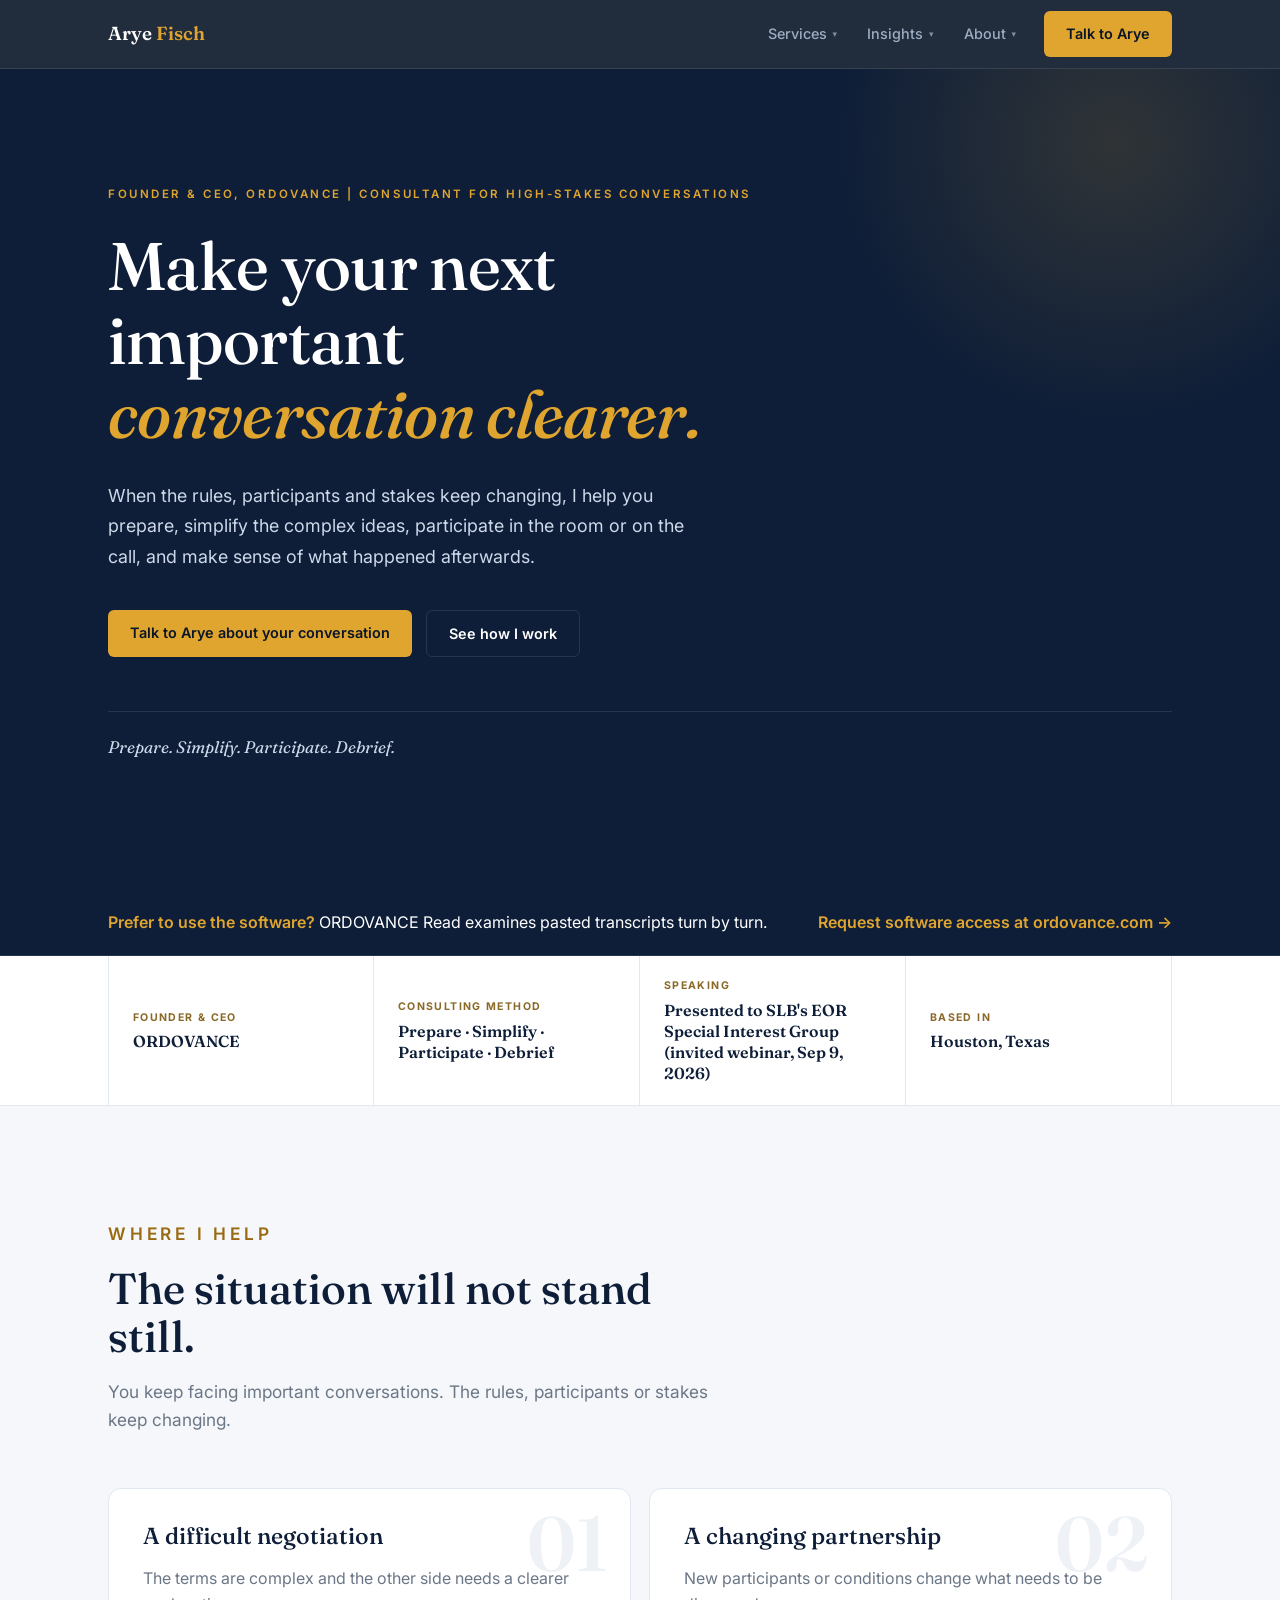
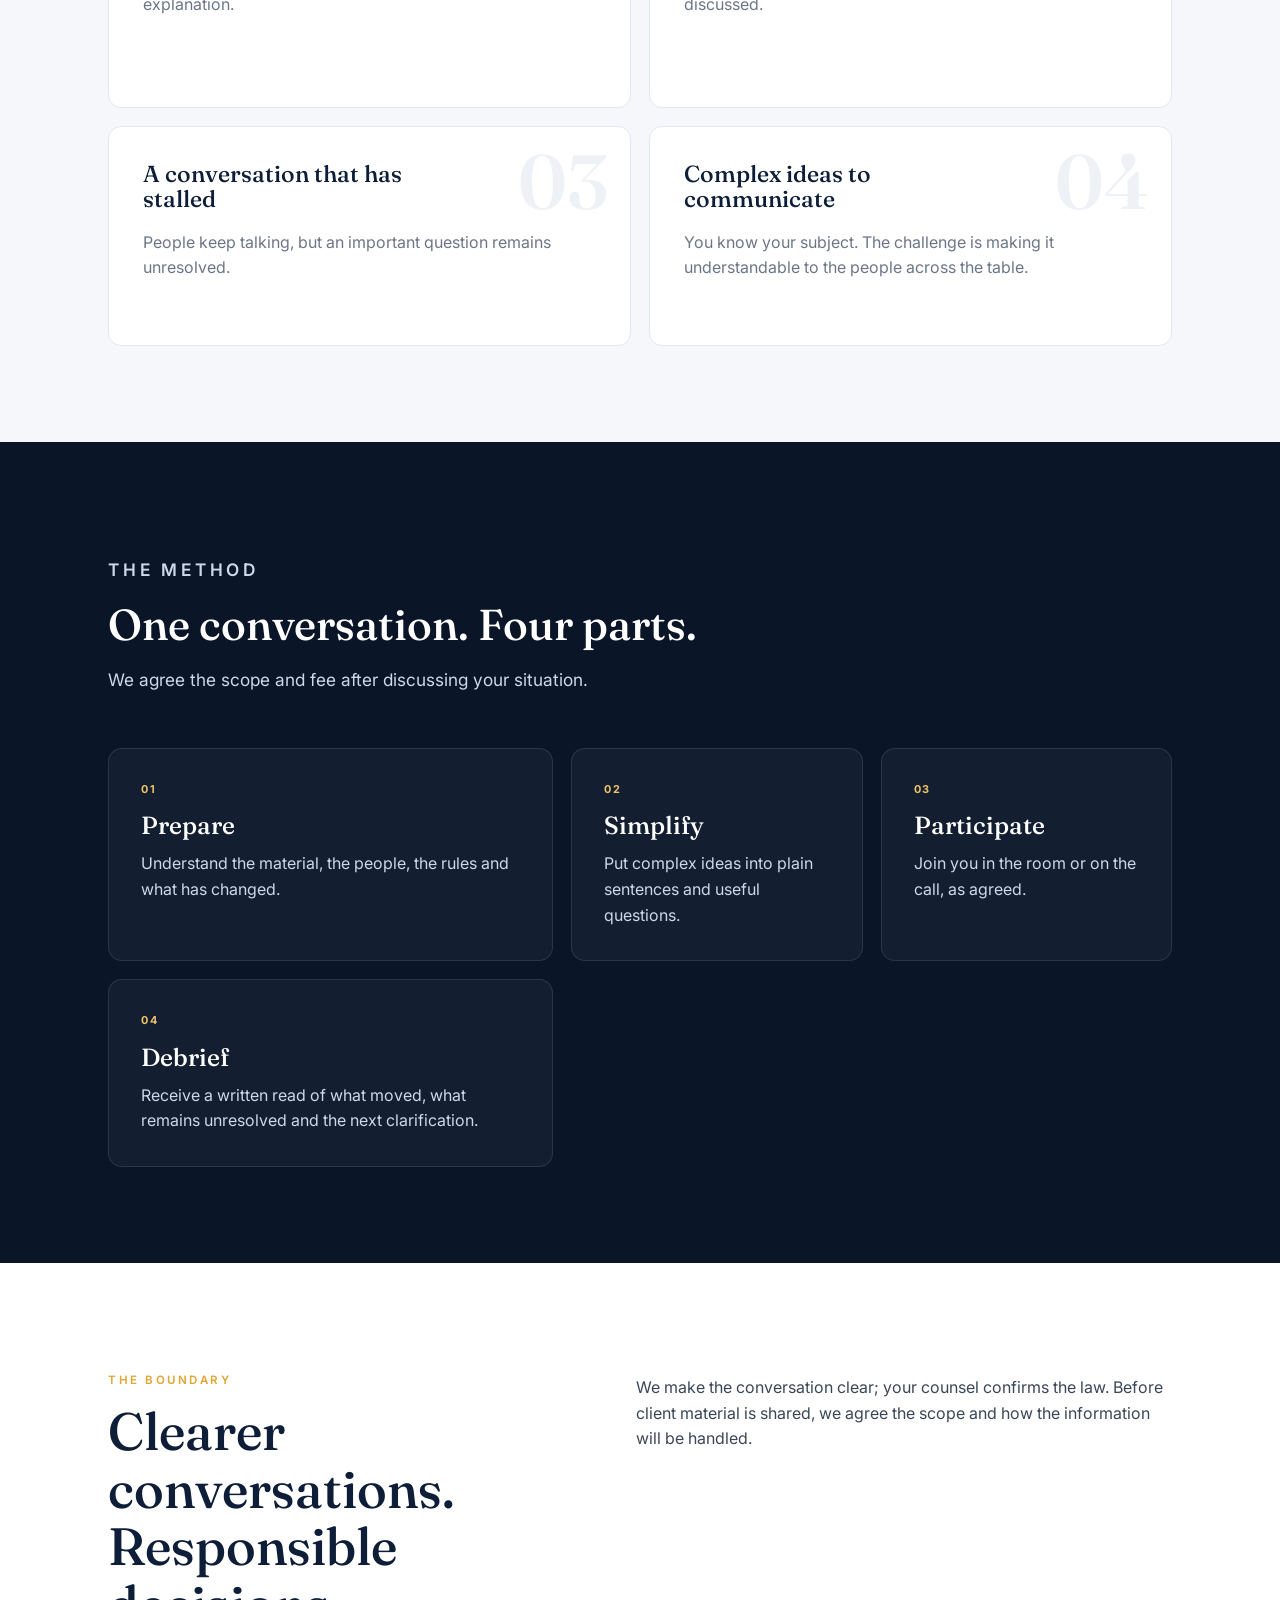
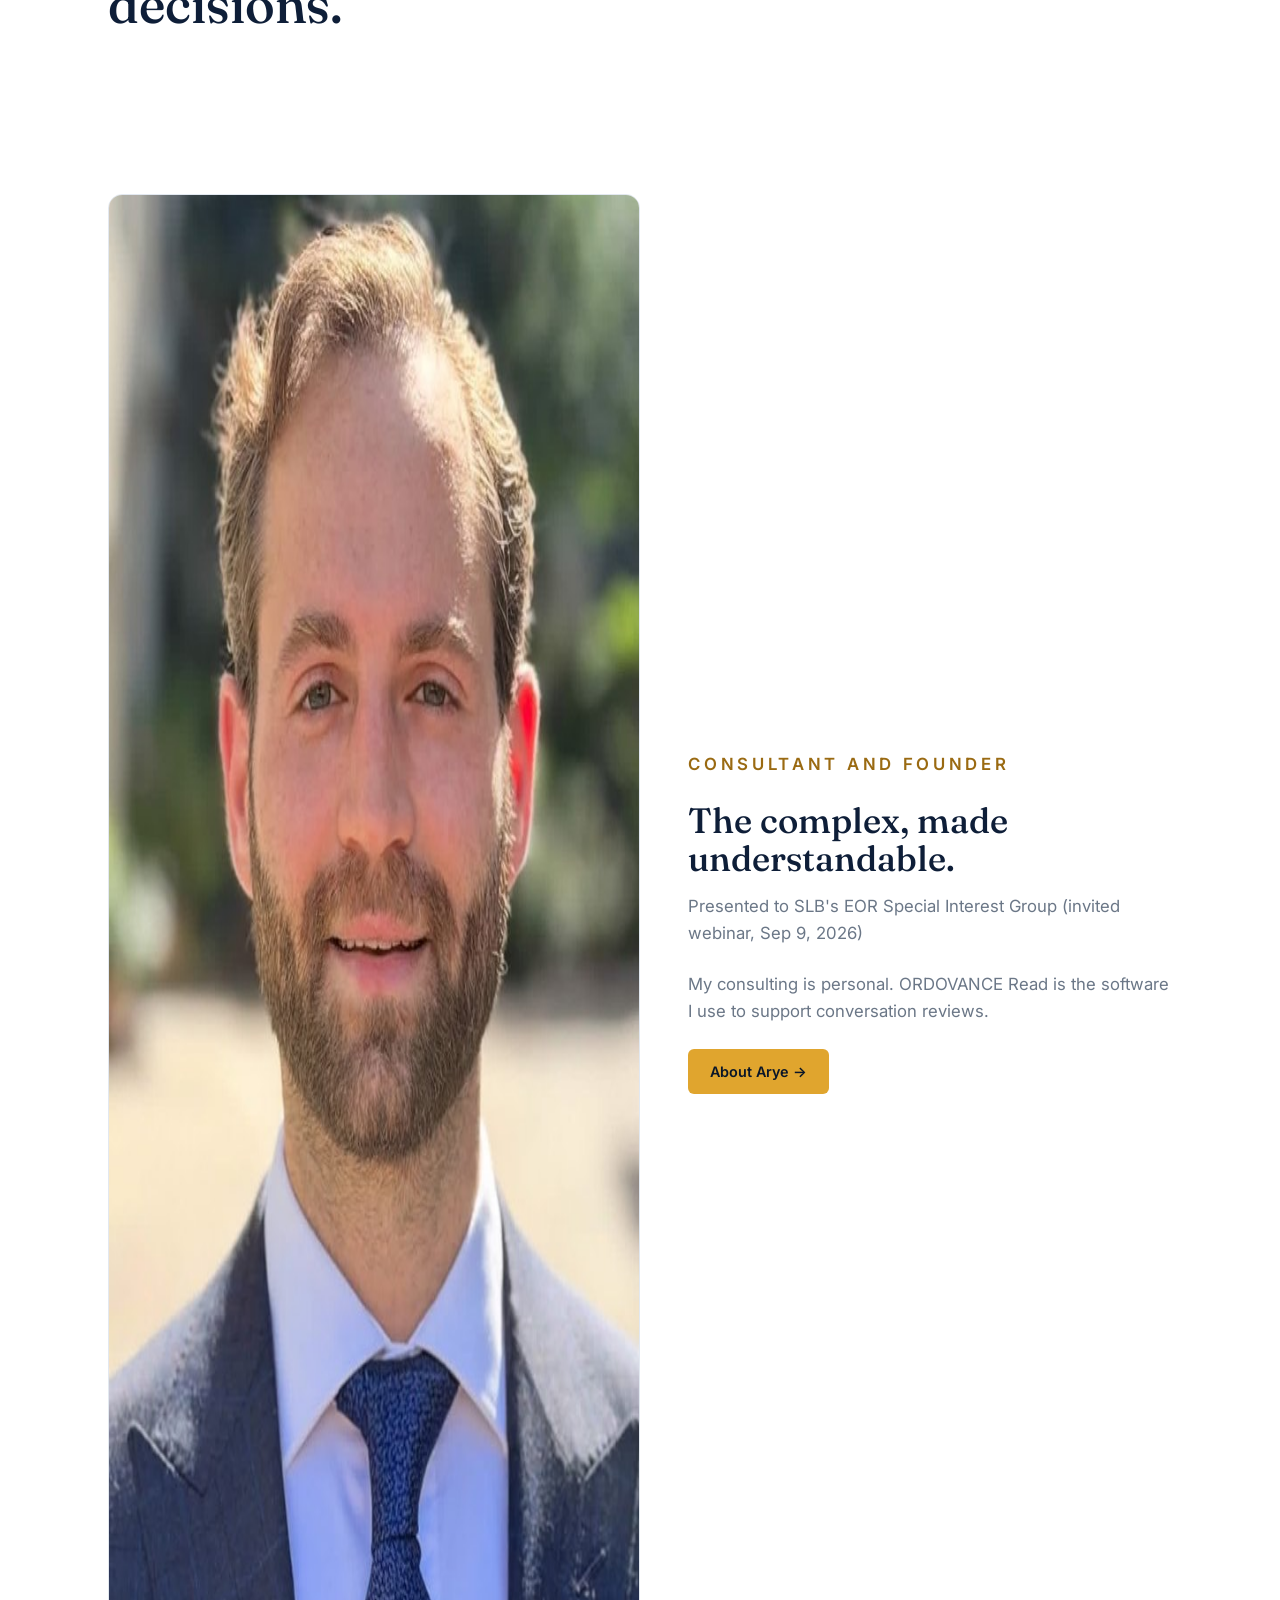
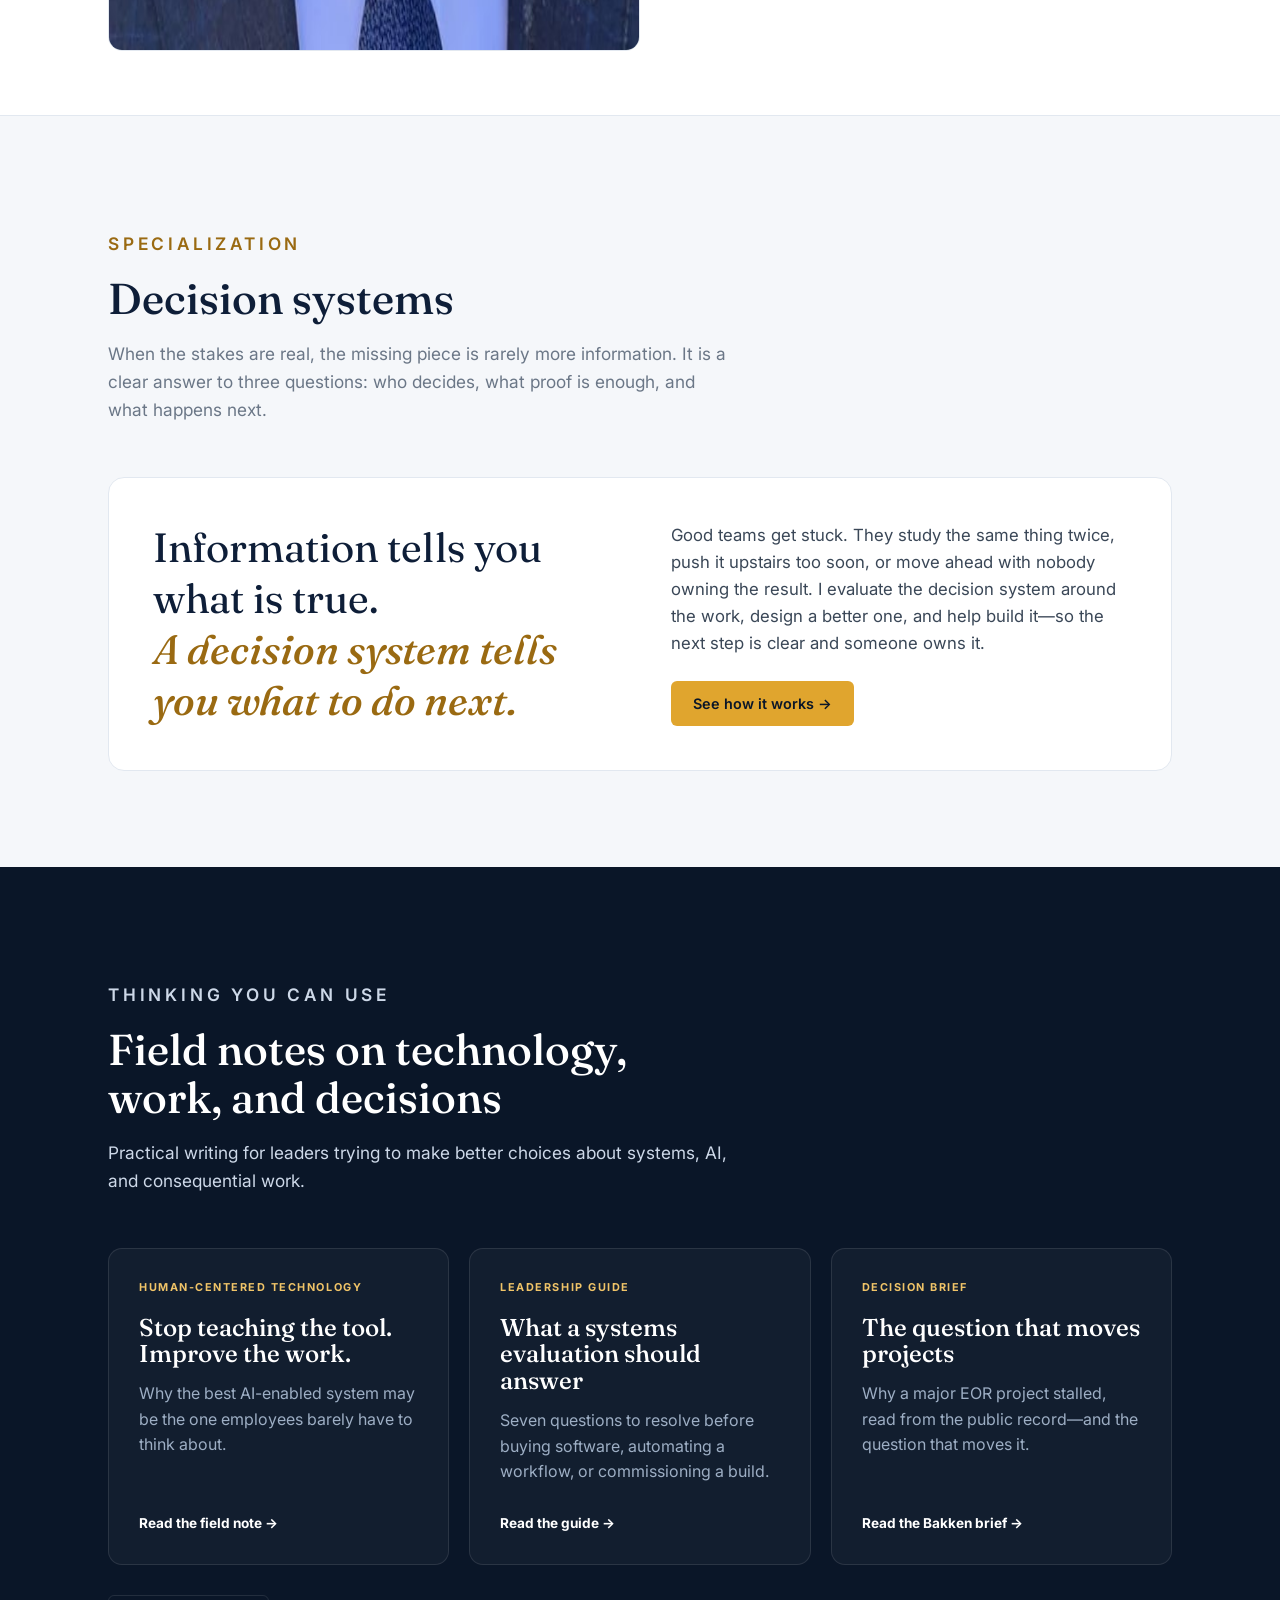
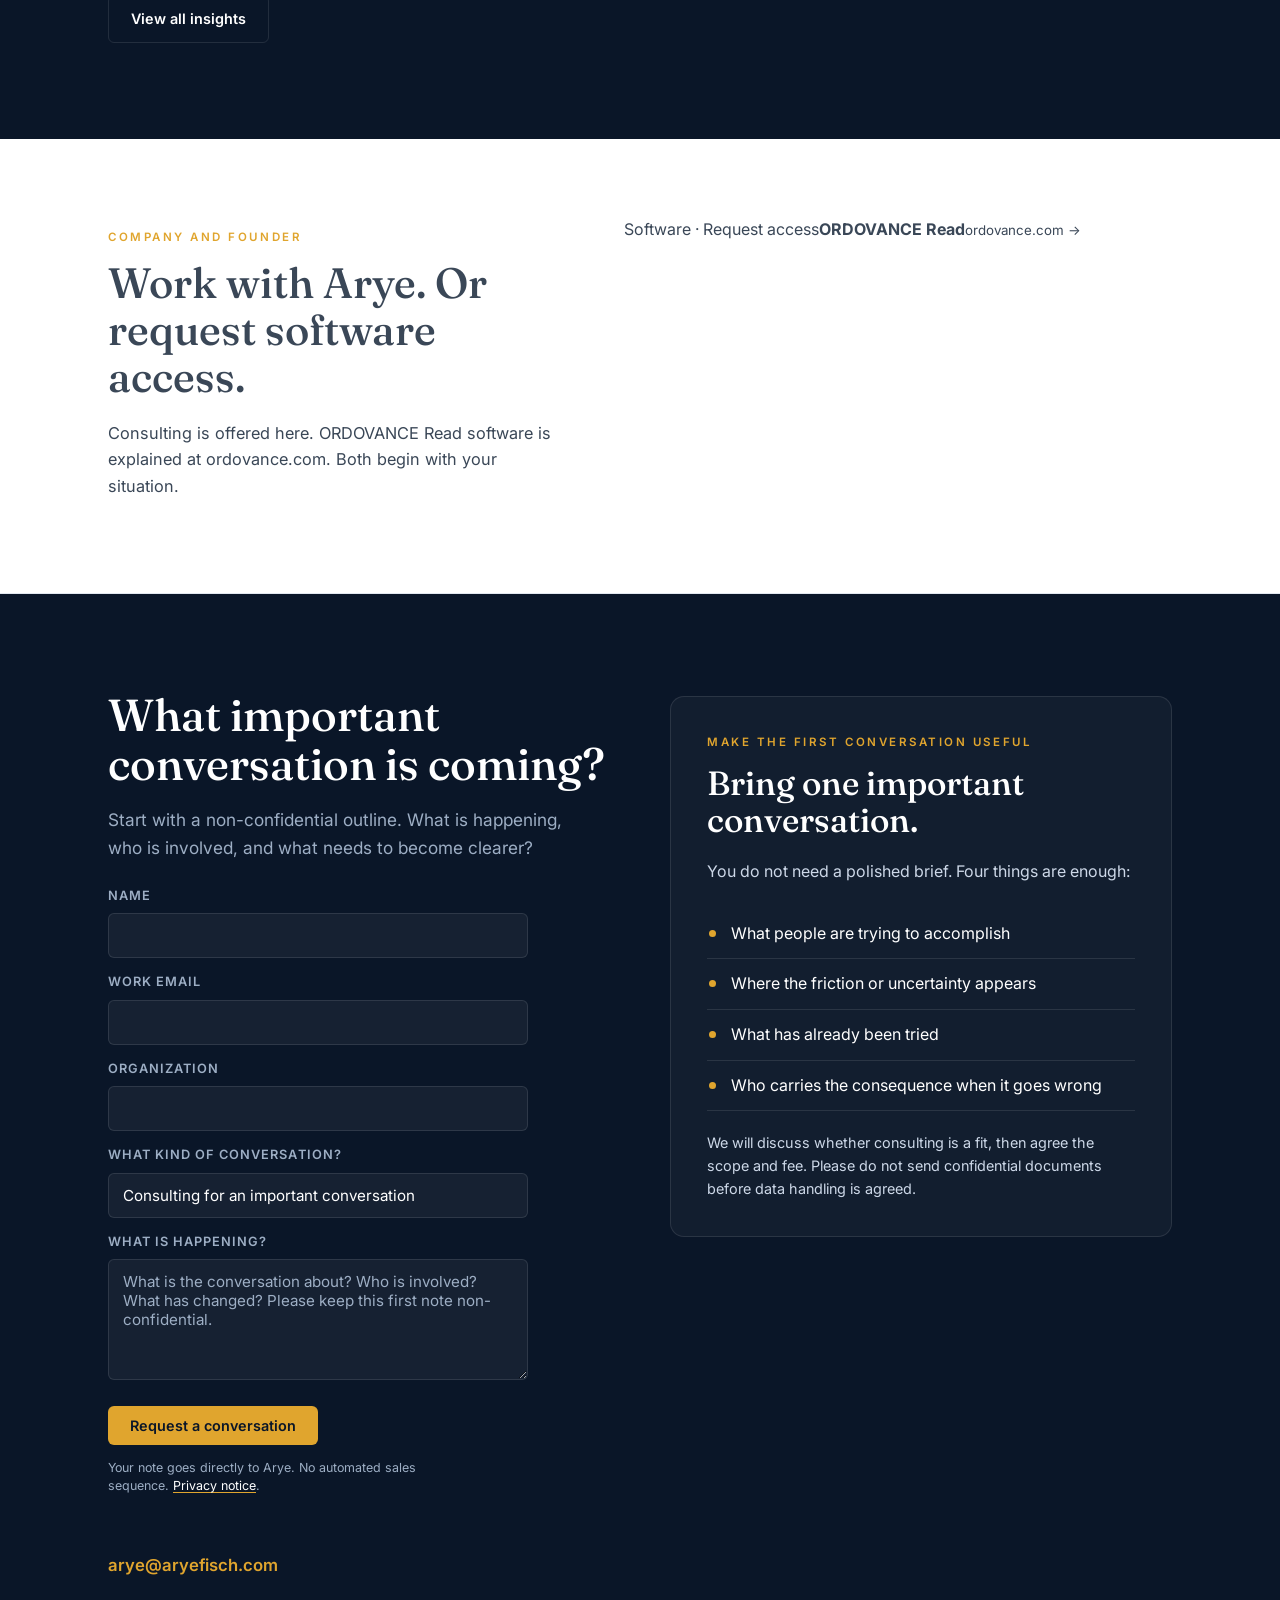
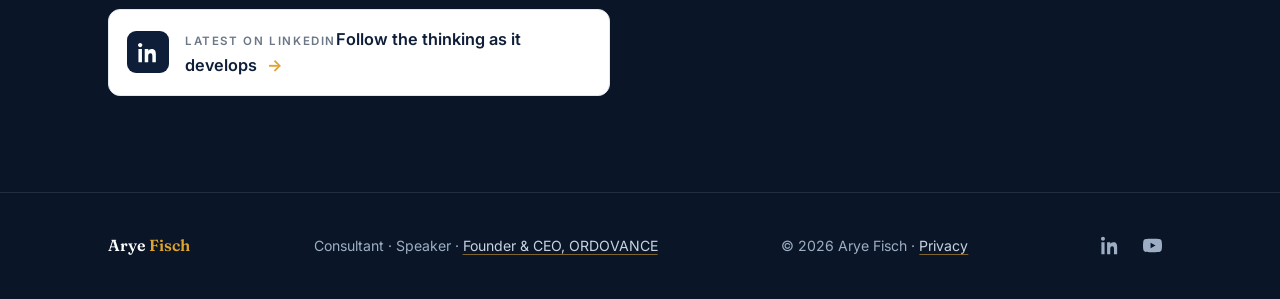
<file: index.html>
<!DOCTYPE html>
<!-- aryefisch.com | Created: 2026-06-19 08:44 CDT (regenerated) -->
<html lang="en">
<head>
<meta charset="UTF-8" />
<meta name="viewport" content="width=device-width, initial-scale=1.0" />
<title>Arye Fisch | Consulting for high-stakes conversations</title>
<meta name="description" content="Make your next important conversation clearer. Arye Fisch offers consulting for high-stakes conversations: prepare, simplify, participate and a written debrief.">
<meta property="og:type" content="website" />
<meta property="og:site_name" content="Arye Fisch" />
<meta property="og:title" content="Arye Fisch — Consulting for high-stakes conversations" />
<meta property="og:description" content="Prepare, simplify, participate and receive a written debrief. Consulting with Arye Fisch; ORDOVANCE Read software is offered separately." />
<meta property="og:url" content="https://www.aryefisch.com/" />
<meta property="og:image" content="https://www.aryefisch.com/og-conversations-20261110.png" />
<meta property="og:image:width" content="1200" />
<meta property="og:image:height" content="630" />
<meta property="og:image:alt" content="Arye Fisch — Consulting for high-stakes conversations" />
<meta name="twitter:card" content="summary_large_image" />
<meta name="twitter:title" content="Arye Fisch — Consulting for high-stakes conversations" />
<meta name="twitter:description" content="Prepare, simplify, participate and receive a written debrief. Consulting with Arye Fisch; ORDOVANCE Read software is offered separately." />
<meta name="twitter:image" content="https://www.aryefisch.com/og-conversations-20261110.png" />
<link rel="canonical" href="https://www.aryefisch.com/" />
<link rel="icon" type="image/png" sizes="32x32" href="favicon-32.png" />
<link rel="apple-touch-icon" href="apple-touch-icon.png" />
<link rel="preconnect" href="https://fonts.googleapis.com" />
<link rel="preconnect" href="https://fonts.gstatic.com" crossorigin />
<link href="https://fonts.googleapis.com/css2?family=Fraunces:opsz,wght@9..144,400;9..144,500;9..144,600&amp;family=Inter:wght@400;500;600;700&amp;display=swap" rel="stylesheet" />
<link rel="stylesheet" href="styles.css" />
<script type="application/ld+json">
{
  "@context": "https://schema.org",
  "@graph": [
    {
      "@type": "Person",
      "@id": "https://www.aryefisch.com/#person",
      "name": "Arye Fisch",
      "url": "https://www.aryefisch.com/",
      "image": "https://www.aryefisch.com/headshot.jpg",
      "jobTitle": "Founder & CEO, ORDOVANCE | Consultant for high-stakes conversations",
      "description": "Consulting for high-stakes conversations: prepare, simplify, participate and a written debrief.",
      "worksFor": { "@id": "https://ordovance.com/#organization" },
      "homeLocation": {
        "@type": "Place",
        "name": "Houston, Texas"
      },
      "knowsAbout": ["Technology strategy", "AI strategy", "Human-centered systems", "Workflow design", "Decision systems", "Operational decision-making", "Enhanced oil recovery"],
      "email": "mailto:arye@aryefisch.com",
      "sameAs": [
        "https://www.linkedin.com/in/aryefisch/",
        "https://www.youtube.com/@AryeFisch"
      ]
    },
    {
      "@type": "WebSite",
      "@id": "https://www.aryefisch.com/#website",
      "url": "https://www.aryefisch.com/",
      "name": "Arye Fisch",
      "description": "Consulting for high-stakes conversations.",
      "author": { "@id": "https://www.aryefisch.com/#person" },
      "inLanguage": "en-US"
    },
    {
      "@type": "Organization",
      "@id": "https://ordovance.com/#organization",
      "name": "Ordovance",
      "url": "https://ordovance.com/",
      "slogan": "Make your next important conversation clearer.",
      "description": "ORDOVANCE Read examines pasted conversation transcripts turn by turn. Request access at ordovance.com.",
      "founder": { "@id": "https://www.aryefisch.com/#person" }
    }
  ]
}
</script>
</head>
<body>
<header>
  <div class="wrap nav">
    <a href="index.html" class="brand">Arye <span>Fisch</span></a>
    <button class="menu-burger" id="navToggle" aria-label="Menu" aria-controls="navLinks" aria-expanded="false"><span></span><span></span><span></span></button>
    <nav class="nav-menu" id="navLinks" aria-label="Primary navigation">
      <div class="menu-group">
        <button type="button" class="menu-trigger" aria-expanded="false" aria-haspopup="true">Services</button>
        <div class="menu-panel">
          <a href="deal-reading.html">Conversation consulting</a>
          <a href="advisory.html">Advisory</a>
          <a href="advisory.html" class="menu-sub">Preparation</a>
          <a href="advisory.html" class="menu-sub">Simplification</a>
          <a href="advisory.html" class="menu-sub">Participation &amp; debrief</a>
        </div>
      </div>
      <div class="menu-group">
        <button type="button" class="menu-trigger" aria-expanded="false" aria-haspopup="true">Insights</button>
        <div class="menu-panel">
          <a href="insights.html">Articles</a>
          <a href="webinars.html">Webinars</a>
          <a href="idea.html">Decision Systems</a>
        </div>
      </div>
      <div class="menu-group">
        <button type="button" class="menu-trigger" aria-expanded="false" aria-haspopup="true">About</button>
        <div class="menu-panel">
          <a href="about.html">About Arye</a>
          <a href="https://ordovance.com" target="_blank" rel="noopener">Ordovance ↗</a>
        </div>
      </div>
      <a href="mailto:arye@aryefisch.com?subject=An%20important%20conversation" class="btn btn-amber nav-cta">Talk to Arye</a>
    </nav>
  </div>
</header>

<section class="hero" id="top"><div class="wrap"><p class="eyebrow">Founder &amp; CEO, ORDOVANCE | Consultant for high-stakes conversations</p><h1>Make your next important<br><span class="accent">conversation clearer.</span></h1><p class="lede">When the rules, participants and stakes keep changing, I help you prepare, simplify the complex ideas, participate in the room or on the call, and make sense of what happened afterwards.</p><div class="hero-cta"><a href="#contact" class="btn btn-amber">Talk to Arye about your conversation</a><a href="#work" class="btn btn-ghost">See how I work</a></div><p class="rule">Prepare. Simplify. Participate. Debrief.</p></div></section>

<section class="deal-band" aria-label="ORDOVANCE Read software"><div class="wrap"><p><strong>Prefer to use the software?</strong> ORDOVANCE Read examines pasted transcripts turn by turn.</p><a href="https://ordovance.com/">Request software access at ordovance.com →</a></div></section>

<section class="authority-strip" aria-label="Verified background"><div class="wrap authority-grid"><div><span>Founder &amp; CEO</span><strong>ORDOVANCE</strong></div><div><span>Consulting method</span><strong>Prepare · Simplify · Participate · Debrief</strong></div><div><span>Speaking</span><strong>Presented to SLB's EOR Special Interest Group (invited webinar, Sep 9, 2026)</strong></div><div><span>Based in</span><strong>Houston, Texas</strong></div></div></section>

<section id="problems"><div class="wrap"><div class="section-head"><p class="eyebrow">Where I help</p><h2>The situation will not stand still.</h2><p>You keep facing important conversations. The rules, participants or stakes keep changing.</p></div><div class="problem-grid"><article class="problem-card"><span>01</span><h3>A difficult negotiation</h3><p>The terms are complex and the other side needs a clearer explanation.</p></article><article class="problem-card"><span>02</span><h3>A changing partnership</h3><p>New participants or conditions change what needs to be discussed.</p></article><article class="problem-card"><span>03</span><h3>A conversation that has stalled</h3><p>People keep talking, but an important question remains unresolved.</p></article><article class="problem-card"><span>04</span><h3>Complex ideas to communicate</h3><p>You know your subject. The challenge is making it understandable to the people across the table.</p></article></div></div></section>

<section class="dark" id="work"><div class="wrap"><div class="section-head on-dark"><p class="eyebrow">The method</p><h2>One conversation. Four parts.</h2><p>We agree the scope and fee after discussing your situation.</p></div><div class="service-grid"><article class="service-card"><span class="service-label">01</span><h3>Prepare</h3><p>Understand the material, the people, the rules and what has changed.</p></article><article class="service-card"><span class="service-label">02</span><h3>Simplify</h3><p>Put complex ideas into plain sentences and useful questions.</p></article><article class="service-card"><span class="service-label">03</span><h3>Participate</h3><p>Join you in the room or on the call, as agreed.</p></article><article class="service-card"><span class="service-label">04</span><h3>Debrief</h3><p>Receive a written read of what moved, what remains unresolved and the next clarification.</p></article></div></div></section>

<section class="principle-section"><div class="wrap principle-grid"><div><p class="eyebrow">The boundary</p><h2>Clearer conversations. Responsible decisions.</h2></div><p>We make the conversation clear; your counsel confirms the law. Before client material is shared, we agree the scope and how the information will be handled.</p></div></section>

<section class="stage-proof"><div class="wrap stage-grid"><div class="stage-photo"><img src="headshot.jpg" alt="Arye Fisch" width="962" height="1457" loading="lazy"></div><div class="stage-text"><p class="eyebrow">Consultant and founder</p><h2>The complex, made understandable.</h2><p>Presented to SLB's EOR Special Interest Group (invited webinar, Sep 9, 2026)</p><p>My consulting is personal. ORDOVANCE Read is the software I use to support conversation reviews.</p><a href="about.html" class="btn btn-amber">About Arye →</a></div></div></section>

<section id="decision-systems">
  <div class="wrap">
    <div class="section-head"><p class="eyebrow">Specialization</p><h2>Decision systems</h2><p>When the stakes are real, the missing piece is rarely more information. It is a clear answer to three questions: who decides, what proof is enough, and what happens next.</p></div>
    <div class="decision-proof-grid"><div class="decision-statement"><p>Information tells you what is true.</p><strong>A decision system tells you what to do next.</strong></div><div class="decision-copy"><p>Good teams get stuck. They study the same thing twice, push it upstairs too soon, or move ahead with nobody owning the result. I evaluate the decision system around the work, design a better one, and help build it—so the next step is clear and someone owns it.</p><a href="idea.html" class="btn btn-amber">See how it works →</a></div></div>
  </div>
</section>

<section class="insights-preview dark">
  <div class="wrap">
    <div class="section-head on-dark"><p class="eyebrow">Thinking you can use</p><h2>Field notes on technology, work, and decisions</h2><p>Practical writing for leaders trying to make better choices about systems, AI, and consequential work.</p></div>
    <div class="insight-grid">
      <a class="insight-card" href="better-tools.html"><span>Human-centered technology</span><h3>Stop teaching the tool. Improve the work.</h3><p>Why the best AI-enabled system may be the one employees barely have to think about.</p><small>Read the field note →</small></a>
      <a class="insight-card" href="systems-evaluation.html"><span>Leadership guide</span><h3>What a systems evaluation should answer</h3><p>Seven questions to resolve before buying software, automating a workflow, or commissioning a build.</p><small>Read the guide →</small></a>
      <a class="insight-card" href="/bakken"><span>Decision brief</span><h3>The question that moves projects</h3><p>Why a major EOR project stalled, read from the public record—and the question that moves it.</p><small>Read the Bakken brief →</small></a>
    </div>
    <div class="section-action"><a href="insights.html" class="btn btn-ghost">View all insights</a></div>
  </div>
</section>

<section class="founder-band" aria-labelledby="founder-band-title"><div class="wrap founder-band-grid"><div><p class="eyebrow">Company and founder</p><h2 id="founder-band-title">Work with Arye. Or request software access.</h2><p>Consulting is offered here. ORDOVANCE Read software is explained at ordovance.com. Both begin with your situation.</p></div><div class="product-links"><a href="https://ordovance.com/"><span>Software · Request access</span><strong>ORDOVANCE Read</strong><small>ordovance.com →</small></a></div></div></section>

<section class="contact" id="contact">
  <div class="wrap">
    <div class="contact-grid">
      <div>
        <h2>What important conversation is coming?</h2>
        <p class="sub">Start with a non-confidential outline. What is happening, who is involved, and what needs to become clearer?</p>
        <form id="contact-form" method="POST">
          <div class="field">
            <label for="contact-name">Name</label>
            <input id="contact-name" type="text" name="name" autocomplete="name" required />
          </div>
          <div class="field">
            <label for="contact-email">Work email</label>
            <input id="contact-email" type="email" name="email" autocomplete="email" required />
          </div>
          <div class="field">
            <label for="contact-organization">Organization</label>
            <input id="contact-organization" type="text" name="organization" autocomplete="organization" />
          </div>
          <div class="field">
            <label for="contact-interest">What kind of conversation?</label>
            <select id="contact-interest" name="inquiry_type"><option value="conversation_consulting">Consulting for an important conversation</option><option value="speaking">Speaking</option><option value="software_access">ORDOVANCE Read access</option><option value="other">Something else</option></select>
          </div>
          <div class="field">
            <label for="contact-message">What is happening?</label>
            <textarea id="contact-message" name="message" placeholder="What is the conversation about? Who is involved? What has changed? Please keep this first note non-confidential." rows="5" required></textarea>
          </div>
          <input type="hidden" name="source_url" id="contact-source-url" />
          <input type="hidden" name="referrer" id="contact-referrer" />
          <input type="text" name="_gotcha" tabindex="-1" autocomplete="off" class="form-honeypot" aria-hidden="true" />
          <button type="submit" class="btn btn-amber">Request a conversation</button>
          <p class="form-note">Your note goes directly to Arye. No automated sales sequence. <a href="privacy.html">Privacy notice</a>.</p>
          <p id="contact-status" role="status" aria-live="polite"></p>
        </form>

        <script>
        (function () {
          var form = document.getElementById("contact-form");
          var status = document.getElementById("contact-status");
          var ENDPOINT = "https://script.google.com/macros/s/AKfycbyniYsVScqXlvjT25A24TXa2t0elgW4s9QLDzInkhVxlX9tPCz7yM4pj2RK0jCyxAHnFg/exec";
          document.getElementById("contact-source-url").value = window.location.href;
          document.getElementById("contact-referrer").value = document.referrer;

          form.addEventListener("submit", function (e) {
            e.preventDefault();
            var btn = form.querySelector("button[type=submit]");
            btn.disabled = true;
            status.style.color = "";
            status.textContent = "Sending your note...";

            fetch(ENDPOINT, { method: "POST", mode: "no-cors", body: new FormData(form) })
              .then(function () {
                status.style.color = "#8fe0b8";
                status.textContent = "Thank you. Your note has been sent to Arye.";
                form.reset();
                document.getElementById("contact-source-url").value = window.location.href;
                document.getElementById("contact-referrer").value = document.referrer;
              })
              .catch(function () {
                status.style.color = "#ff9e91";
                status.textContent = "Something went wrong. Please email arye@aryefisch.com directly.";
              })
              .finally(function () {
                btn.disabled = false;
              });
          });
        })();
        </script>
        <div class="direct" style="margin-top:20px;"><a href="mailto:arye@aryefisch.com">arye@aryefisch.com</a></div>
        <div style="margin-top:30px;">
          <a href="https://www.linkedin.com/in/aryefisch/" target="_blank" rel="noopener" class="li-latest">
            <span class="badge"><svg viewBox="0 0 24 24"><path d="M4.98 3.5C4.98 4.88 3.87 6 2.5 6S0 4.88 0 3.5 1.12 1 2.5 1s2.48 1.12 2.48 2.5zM.5 8h4V23h-4V8zm7.5 0h3.8v2.05h.05c.53-1 1.83-2.05 3.77-2.05 4.03 0 4.78 2.65 4.78 6.1V23h-4v-6.6c0-1.57-.03-3.6-2.2-3.6-2.2 0-2.53 1.72-2.53 3.49V23h-4V8z"/></svg></span>
            <span><span class="t">Latest on LinkedIn</span><span class="h">Follow the thinking as it develops <span class="arrow">→</span></span></span>
          </a>
        </div>
      </div>
      <aside class="contact-brief" aria-labelledby="contact-brief-title">
        <p class="eyebrow">Make the first conversation useful</p>
        <h3 id="contact-brief-title">Bring one important conversation.</h3>
        <p>You do not need a polished brief. Four things are enough:</p>
        <ul>
          <li>What people are trying to accomplish</li>
          <li>Where the friction or uncertainty appears</li>
          <li>What has already been tried</li>
          <li>Who carries the consequence when it goes wrong</li>
        </ul>
        <p class="contact-brief-note">We will discuss whether consulting is a fit, then agree the scope and fee. Please do not send confidential documents before data handling is agreed.</p>
      </aside>
    </div>
  </div>
</section>
<footer>
  <div class="wrap foot">
    <span class="brand">Arye <span style="color:var(--amber)">Fisch</span></span>
    <span>Consultant · Speaker · <a href="https://ordovance.com/">Founder &amp; CEO, ORDOVANCE</a></span>
    <span>© 2026 Arye Fisch · <a href="privacy.html">Privacy</a></span>
  <span class="foot-social"><a href="https://www.linkedin.com/in/aryefisch/" class="ic" aria-label="LinkedIn" target="_blank" rel="noopener"><svg viewBox="0 0 24 24"><path d="M4.98 3.5C4.98 4.88 3.87 6 2.5 6S0 4.88 0 3.5 1.12 1 2.5 1s2.48 1.12 2.48 2.5zM.5 8h4V23h-4V8zm7.5 0h3.8v2.05h.05c.53-1 1.83-2.05 3.77-2.05 4.03 0 4.78 2.65 4.78 6.1V23h-4v-6.6c0-1.57-.03-3.6-2.2-3.6-2.2 0-2.53 1.72-2.53 3.49V23h-4V8z"/></svg></a><a href="https://www.youtube.com/@AryeFisch" class="ic" aria-label="YouTube" target="_blank" rel="noopener"><svg viewBox="0 0 24 24"><path d="M23.5 6.2a3 3 0 0 0-2.1-2.1C19.5 3.5 12 3.5 12 3.5s-7.5 0-9.4.6A3 3 0 0 0 .5 6.2 31 31 0 0 0 0 12a31 31 0 0 0 .5 5.8 3 3 0 0 0 2.1 2.1c1.9.6 9.4.6 9.4.6s7.5 0 9.4-.6a3 3 0 0 0 2.1-2.1A31 31 0 0 0 24 12a31 31 0 0 0-.5-5.8zM9.6 15.6V8.4l6.2 3.6-6.2 3.6z"/></svg></a></span></div>
</footer>
<script>
  const toggle=document.getElementById('navToggle'),links=document.getElementById('navLinks');
  toggle.addEventListener('click',()=>{const o=links.classList.toggle('open');toggle.setAttribute('aria-expanded',o);});
  links.querySelectorAll('a').forEach(a=>a.addEventListener('click',()=>{links.classList.remove('open');toggle.setAttribute('aria-expanded','false');}));
  const sb=document.getElementById('shareBtn');
  if(sb){sb.addEventListener('click',async()=>{const data={title:document.title,text:'Better tools for consequential work.',url:location.href};try{if(navigator.share){await navigator.share(data);}else{await navigator.clipboard.writeText(location.href);sb.classList.add('copied');setTimeout(()=>sb.classList.remove('copied'),1600);}}catch(e){}});}
  const io=new IntersectionObserver(es=>{es.forEach(e=>{if(e.isIntersecting){e.target.classList.add('in');io.unobserve(e.target);}})},{threshold:0.12});
  document.querySelectorAll('.section-head,.problem-card,.service-card,.principle-grid,.stage-grid,.decision-proof-grid,.insight-card,.founder-band-grid,.contact-grid').forEach(el=>{el.classList.add('reveal');io.observe(el);});
</script>
<script src="menu.js" defer></script>
</body>
</html>
</file>
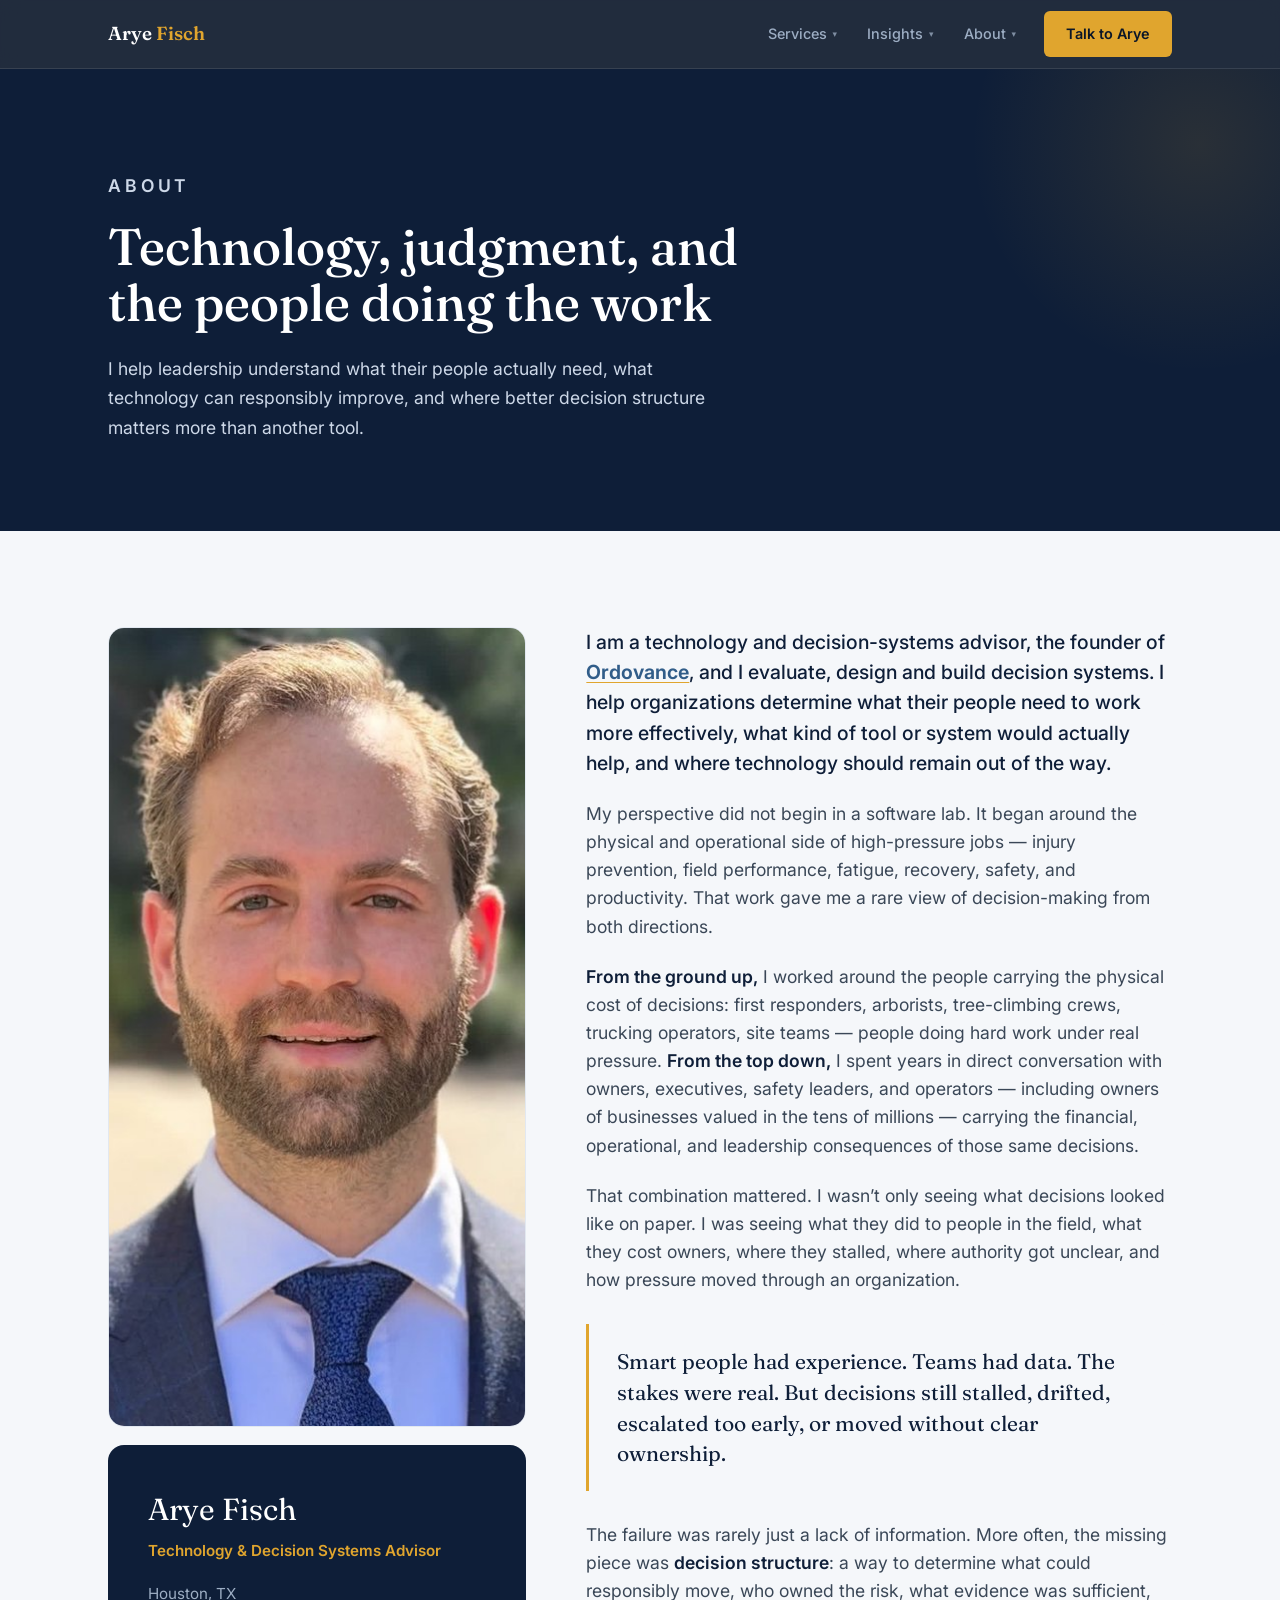
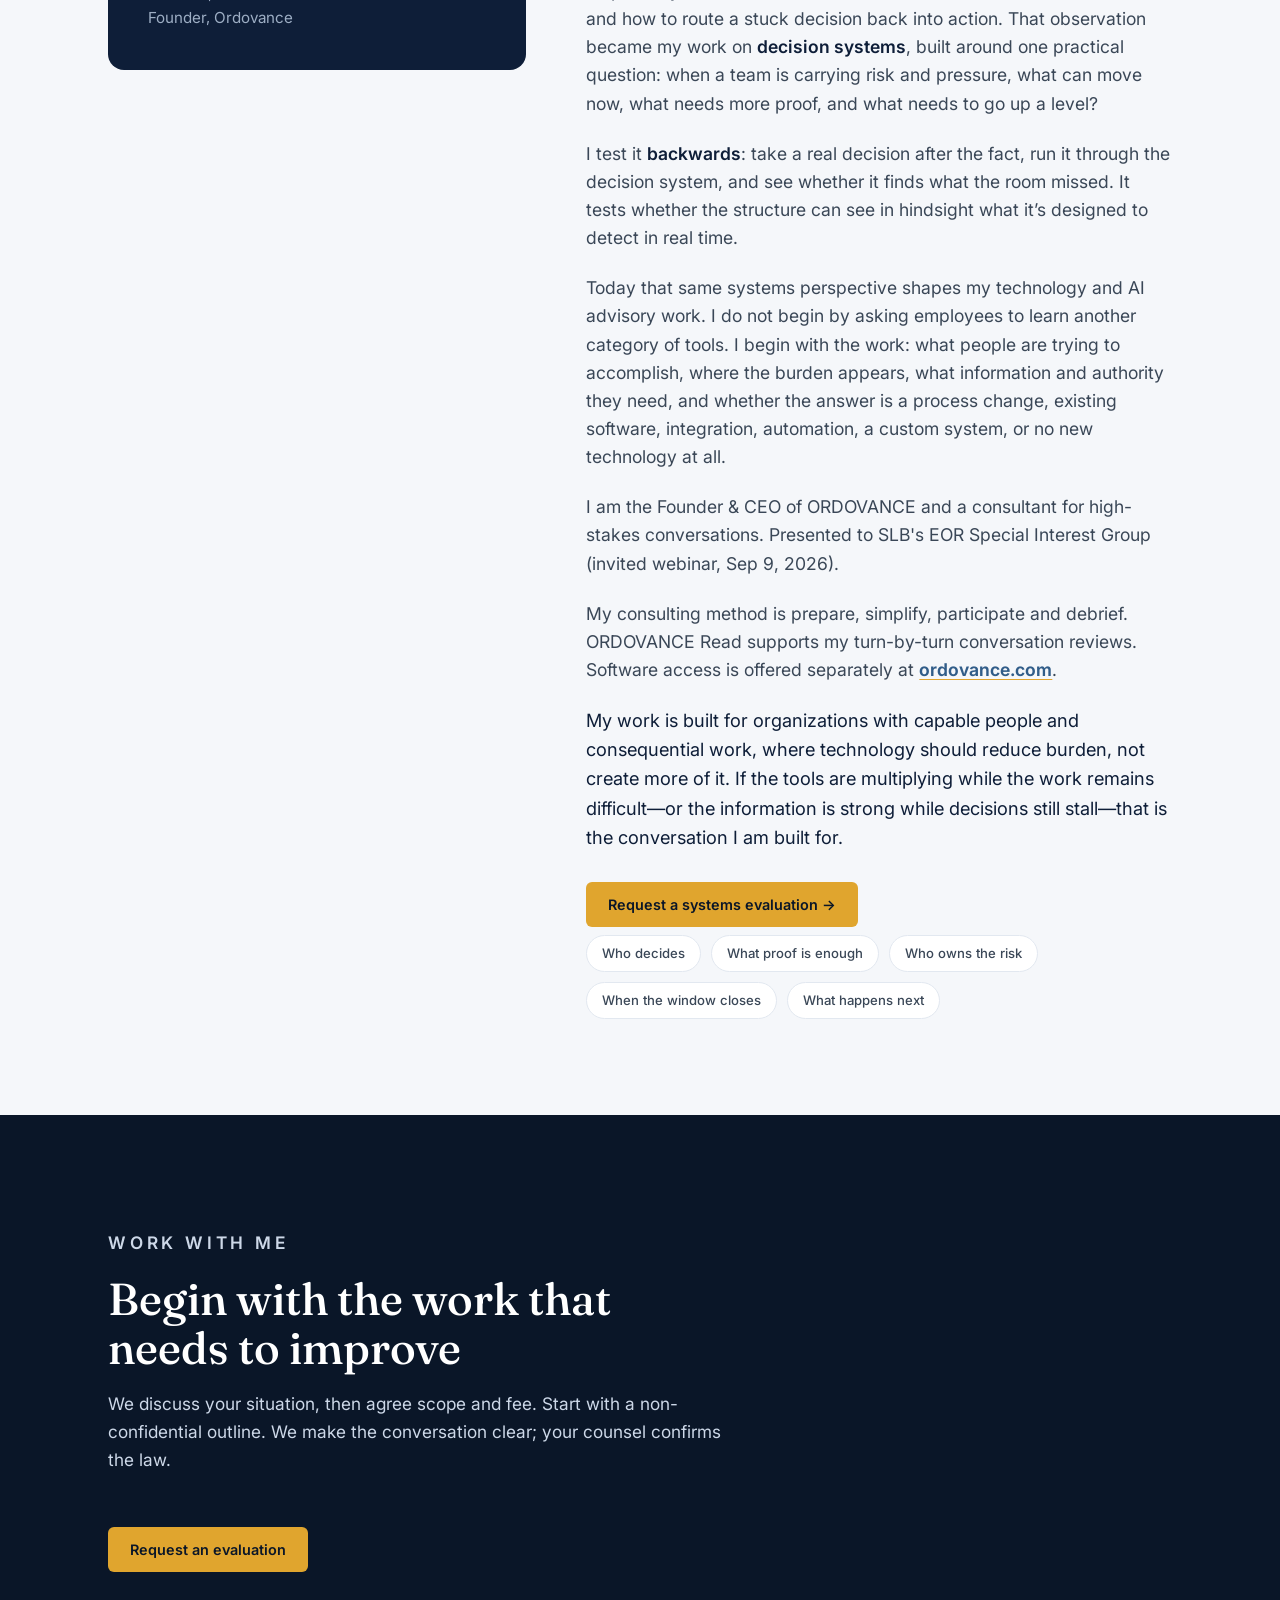
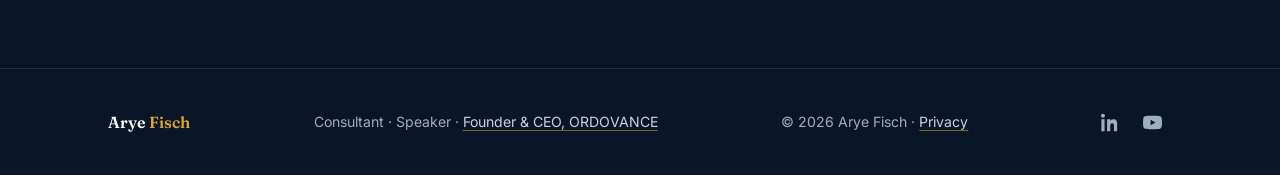
<file: about.html>
<!DOCTYPE html>
<!-- aryefisch.com | Created: 2026-06-19 08:44 CDT (regenerated) -->
<html lang="en">
<head>
<meta charset="UTF-8" />
<meta name="viewport" content="width=device-width, initial-scale=1.0" />
<title>About Arye Fisch | Technology &amp; Decision Systems Advisor</title>
<meta name="description" content="Arye Fisch is a Houston-based technology and decision-systems advisor, founder of Ordovance, and who evaluates, designs and builds decision systems." />
<meta property="og:type" content="website" />
<meta property="og:site_name" content="Arye Fisch" />
<meta property="og:title" content="About Arye Fisch — Technology &amp; Decision Systems Advisor" />
<meta property="og:description" content="The advisor and founder working where technology, human judgment, and consequential work meet." />
<meta property="og:url" content="https://www.aryefisch.com/about.html" />
<meta property="og:image" content="https://www.aryefisch.com/headshot.jpg" />
<meta property="og:image:alt" content="Arye Fisch" />
<meta name="twitter:card" content="summary_large_image" />
<meta name="twitter:title" content="About Arye Fisch — Technology &amp; Decision Systems Advisor" />
<meta name="twitter:description" content="The advisor and founder working where technology, human judgment, and consequential work meet." />
<meta name="twitter:image" content="https://www.aryefisch.com/headshot.jpg" />
<link rel="canonical" href="https://www.aryefisch.com/about.html" />
<link rel="icon" type="image/png" sizes="32x32" href="favicon-32.png" />
<link rel="apple-touch-icon" href="apple-touch-icon.png" />
<link rel="preconnect" href="https://fonts.googleapis.com" />
<link rel="preconnect" href="https://fonts.gstatic.com" crossorigin />
<link href="https://fonts.googleapis.com/css2?family=Fraunces:opsz,wght@9..144,400;9..144,500;9..144,600&amp;family=Inter:wght@400;500;600;700&amp;display=swap" rel="stylesheet" />
<link rel="stylesheet" href="styles.css" />
<script type="application/ld+json">
{
  "@context":"https://schema.org",
  "@type":"ProfilePage",
  "name":"About Arye Fisch",
  "url":"https://www.aryefisch.com/about.html",
  "dateModified":"2026-09-08",
  "mainEntity":{
    "@type":"Person",
    "@id":"https://www.aryefisch.com/#person",
    "name":"Arye Fisch",
    "image":"https://www.aryefisch.com/headshot.jpg",
    "jobTitle":"Technology and Decision Systems Advisor",
    "description":"Advisor to leadership teams on technology, human-centered tools, workflow design, AI implementation, and high-stakes decision systems.",
    "worksFor":{"@type":"Organization","@id":"https://ordovance.com/#organization","name":"Ordovance","url":"https://ordovance.com/"},
    "sameAs":["https://www.linkedin.com/in/aryefisch/","https://www.youtube.com/@AryeFisch"]
  }
}
</script>
</head>
<body>
<header>
  <div class="wrap nav">
    <a href="index.html" class="brand">Arye <span>Fisch</span></a>
    <button class="menu-burger" id="navToggle" aria-label="Menu" aria-controls="navLinks" aria-expanded="false"><span></span><span></span><span></span></button>
    <nav class="nav-menu" id="navLinks" aria-label="Primary navigation">
      <div class="menu-group">
        <button type="button" class="menu-trigger" aria-expanded="false" aria-haspopup="true">Services</button>
        <div class="menu-panel">
          <a href="deal-reading.html">Conversation consulting</a>
          <a href="advisory.html">Advisory</a>
          <a href="advisory.html" class="menu-sub">Preparation</a>
          <a href="advisory.html" class="menu-sub">Simplification</a>
          <a href="advisory.html" class="menu-sub">Participation &amp; debrief</a>
        </div>
      </div>
      <div class="menu-group">
        <button type="button" class="menu-trigger" aria-expanded="false" aria-haspopup="true">Insights</button>
        <div class="menu-panel">
          <a href="insights.html">Articles</a>
          <a href="webinars.html">Webinars</a>
          <a href="idea.html">Decision Systems</a>
        </div>
      </div>
      <div class="menu-group">
        <button type="button" class="menu-trigger" aria-expanded="false" aria-haspopup="true">About</button>
        <div class="menu-panel">
          <a href="about.html">About Arye</a>
          <a href="https://ordovance.com" target="_blank" rel="noopener">Ordovance ↗</a>
        </div>
      </div>
      <a href="mailto:arye@aryefisch.com?subject=An%20important%20conversation" class="btn btn-amber nav-cta">Talk to Arye</a>
    </nav>
  </div>
</header>

<section class="page-hero">
  <div class="wrap">
    <p class="eyebrow">About</p>
    <h1>Technology, judgment, and the people doing the work</h1>
    <p>I help leadership understand what their people actually need, what technology can responsibly improve, and where better decision structure matters more than another tool.</p>
  </div>
</section>

<section>
  <div class="wrap">
    <div class="about-grid">
      <div class="about-aside">
      <img class="about-photo" src="headshot.jpg" alt="Arye Fisch" width="600" height="800" loading="lazy" />
      <div class="about-card">
        <div class="name">Arye Fisch</div>
        <div class="role">Technology &amp; Decision Systems Advisor</div>
        <div class="loc">Houston, TX<br>Founder, Ordovance</div>
      </div>
      </div>
      <div class="about-body">
        <p class="about-lead">I am a technology and decision-systems advisor, the founder of <a href="https://ordovance.com/">Ordovance</a>, and I evaluate, design and build decision systems. I help organizations determine what their people need to work more effectively, what kind of tool or system would actually help, and where technology should remain out of the way.</p>

        <p>My perspective did not begin in a software lab. It began around the physical and operational side of high-pressure jobs — injury prevention, field performance, fatigue, recovery, safety, and productivity. That work gave me a rare view of decision-making from both directions.</p>

        <p><strong>From the ground up,</strong> I worked around the people carrying the physical cost of decisions: first responders, arborists, tree-climbing crews, trucking operators, site teams — people doing hard work under real pressure. <strong>From the top down,</strong> I spent years in direct conversation with owners, executives, safety leaders, and operators — including owners of businesses valued in the tens of millions — carrying the financial, operational, and leadership consequences of those same decisions.</p>

        <p>That combination mattered. I wasn’t only seeing what decisions looked like on paper. I was seeing what they did to people in the field, what they cost owners, where they stalled, where authority got unclear, and how pressure moved through an organization.</p>

        <blockquote class="about-quote">Smart people had experience. Teams had data. The stakes were real. But decisions still stalled, drifted, escalated too early, or moved without clear ownership.</blockquote>

        <p>The failure was rarely just a lack of information. More often, the missing piece was <strong>decision structure</strong>: a way to determine what could responsibly move, who owned the risk, what evidence was sufficient, and how to route a stuck decision back into action. That observation became my work on <strong>decision systems</strong>, built around one practical question: when a team is carrying risk and pressure, what can move now, what needs more proof, and what needs to go up a level?</p>

        <p>I test it <strong>backwards</strong>: take a real decision after the fact, run it through the decision system, and see whether it finds what the room missed. It tests whether the structure can see in hindsight what it’s designed to detect in real time.</p>

        <p>Today that same systems perspective shapes my technology and AI advisory work. I do not begin by asking employees to learn another category of tools. I begin with the work: what people are trying to accomplish, where the burden appears, what information and authority they need, and whether the answer is a process change, existing software, integration, automation, a custom system, or no new technology at all.</p>

        <p>I am the Founder &amp; CEO of ORDOVANCE and a consultant for high-stakes conversations. Presented to SLB's EOR Special Interest Group (invited webinar, Sep 9, 2026).</p>

        <p>My consulting method is prepare, simplify, participate and debrief. ORDOVANCE Read supports my turn-by-turn conversation reviews. Software access is offered separately at <a href="https://ordovance.com/">ordovance.com</a>.</p>

        <p class="about-close">My work is built for organizations with capable people and consequential work, where technology should reduce burden, not create more of it. If the tools are multiplying while the work remains difficult—or the information is strong while decisions still stall—that is the conversation I am built for.</p>

        <div class="about-cta"><a href="index.html#contact" class="btn btn-amber">Request a systems evaluation →</a></div>

        <div class="vocab"><span>Who decides</span><span>What proof is enough</span><span>Who owns the risk</span><span>When the window closes</span><span>What happens next</span></div>
      </div>
    </div>
  </div>
</section>

<section class="contact">
  <div class="wrap">
    <div class="section-head on-dark"><p class="eyebrow">Work with me</p><h2>Begin with the work that needs to improve</h2><p>We discuss your situation, then agree scope and fee. Start with a non-confidential outline. We make the conversation clear; your counsel confirms the law.</p></div>
    <a href="index.html#contact" class="btn btn-amber">Request an evaluation</a>
  </div>
</section>
<footer>
  <div class="wrap foot">
    <span class="brand">Arye <span style="color:var(--amber)">Fisch</span></span>
    <span>Consultant · Speaker · <a href="https://ordovance.com/">Founder &amp; CEO, ORDOVANCE</a></span>
    <span>© 2026 Arye Fisch · <a href="privacy.html">Privacy</a></span>
  <span class="foot-social"><a href="https://www.linkedin.com/in/aryefisch/" class="ic" aria-label="LinkedIn" target="_blank" rel="noopener"><svg viewBox="0 0 24 24"><path d="M4.98 3.5C4.98 4.88 3.87 6 2.5 6S0 4.88 0 3.5 1.12 1 2.5 1s2.48 1.12 2.48 2.5zM.5 8h4V23h-4V8zm7.5 0h3.8v2.05h.05c.53-1 1.83-2.05 3.77-2.05 4.03 0 4.78 2.65 4.78 6.1V23h-4v-6.6c0-1.57-.03-3.6-2.2-3.6-2.2 0-2.53 1.72-2.53 3.49V23h-4V8z"/></svg></a><a href="https://www.youtube.com/@AryeFisch" class="ic" aria-label="YouTube" target="_blank" rel="noopener"><svg viewBox="0 0 24 24"><path d="M23.5 6.2a3 3 0 0 0-2.1-2.1C19.5 3.5 12 3.5 12 3.5s-7.5 0-9.4.6A3 3 0 0 0 .5 6.2 31 31 0 0 0 0 12a31 31 0 0 0 .5 5.8 3 3 0 0 0 2.1 2.1c1.9.6 9.4.6 9.4.6s7.5 0 9.4-.6a3 3 0 0 0 2.1-2.1A31 31 0 0 0 24 12a31 31 0 0 0-.5-5.8zM9.6 15.6V8.4l6.2 3.6-6.2 3.6z"/></svg></a></span></div>
</footer>
<script>
  const toggle=document.getElementById('navToggle'),links=document.getElementById('navLinks');
  toggle.addEventListener('click',()=>{const o=links.classList.toggle('open');toggle.setAttribute('aria-expanded',o);});
  links.querySelectorAll('a').forEach(a=>a.addEventListener('click',()=>{links.classList.remove('open');toggle.setAttribute('aria-expanded','false');}));
  const sb=document.getElementById('shareBtn');
  if(sb){sb.addEventListener('click',async()=>{const data={title:document.title,text:'Decision intelligence for high-stakes decisions.',url:location.href};try{if(navigator.share){await navigator.share(data);}else{await navigator.clipboard.writeText(location.href);sb.classList.add('copied');setTimeout(()=>sb.classList.remove('copied'),1600);}}catch(e){}});}
  const io=new IntersectionObserver(es=>{es.forEach(e=>{if(e.isIntersecting){e.target.classList.add('in');io.unobserve(e.target);}})},{threshold:0.12});
  document.querySelectorAll('.section-head,.about-grid,.about-body p').forEach(el=>{el.classList.add('reveal');io.observe(el);});
</script>
<script src="menu.js" defer></script>
</body>
</html>
</file>
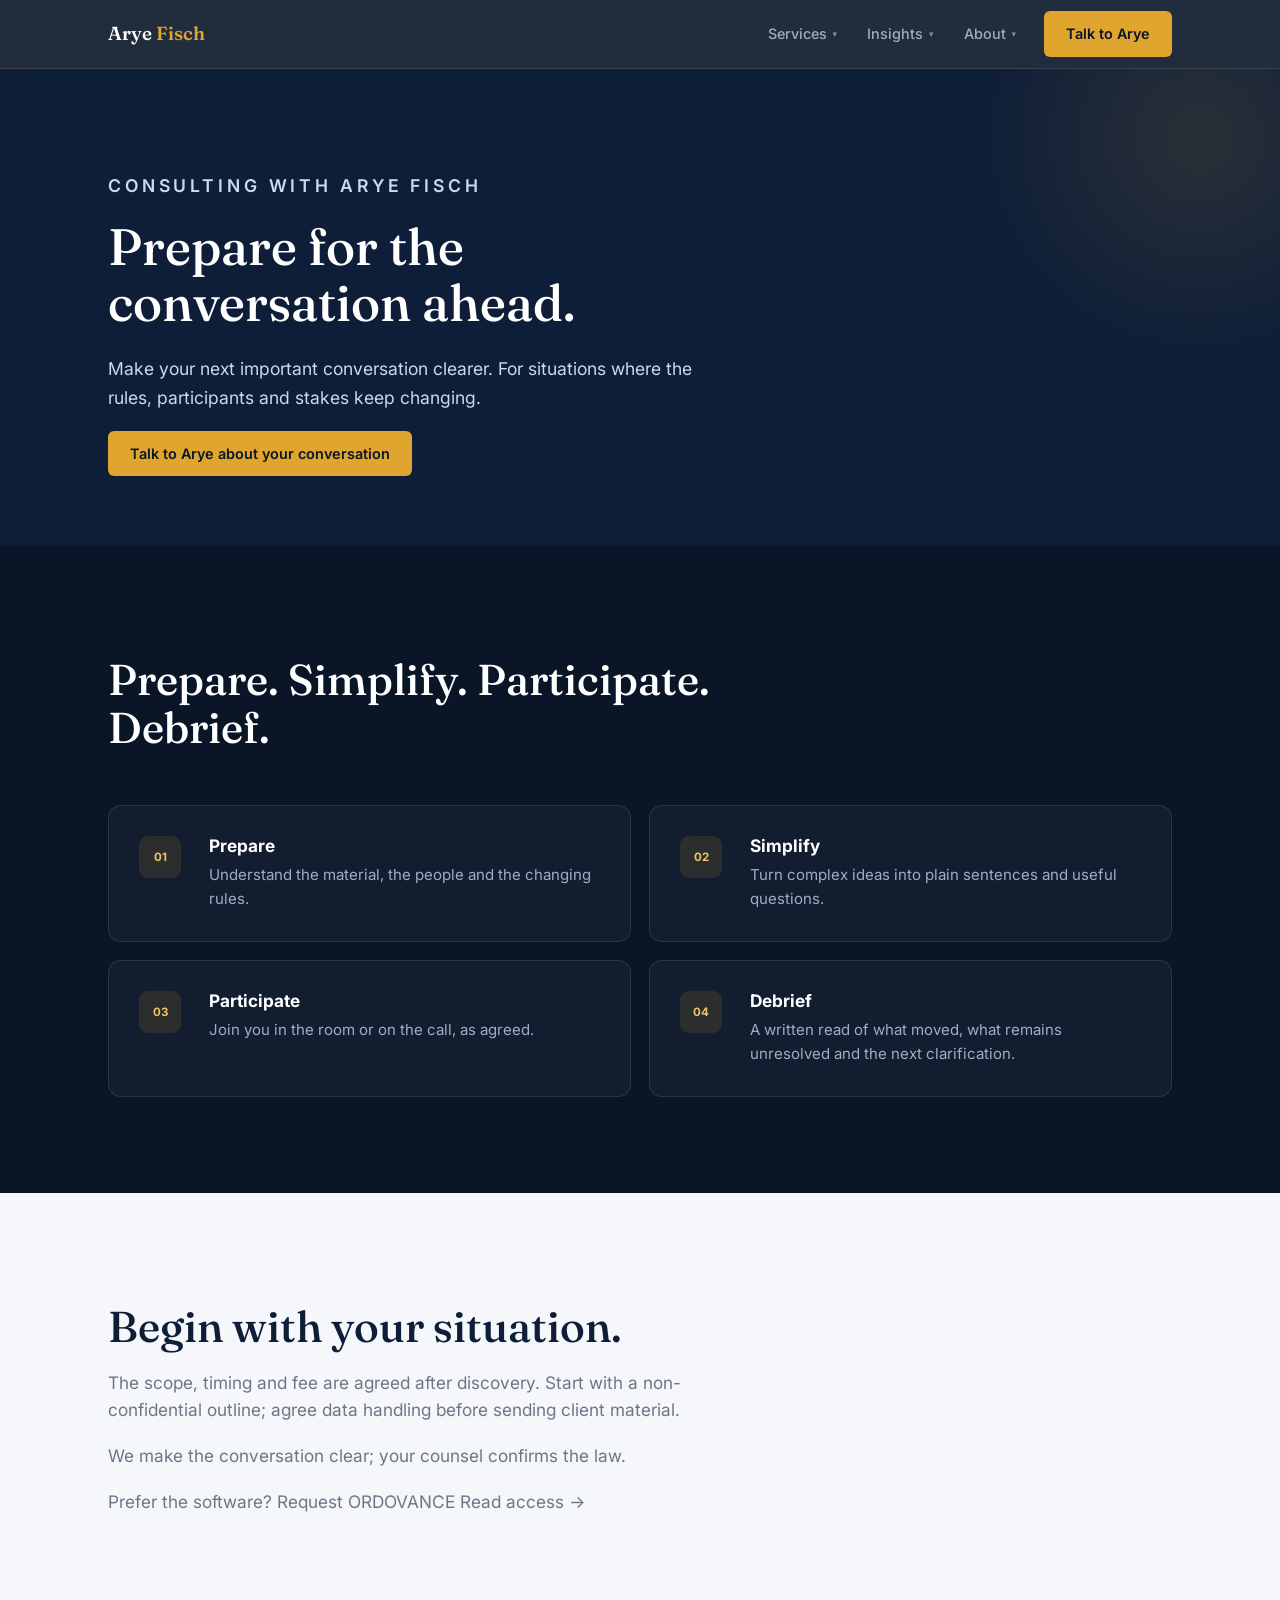
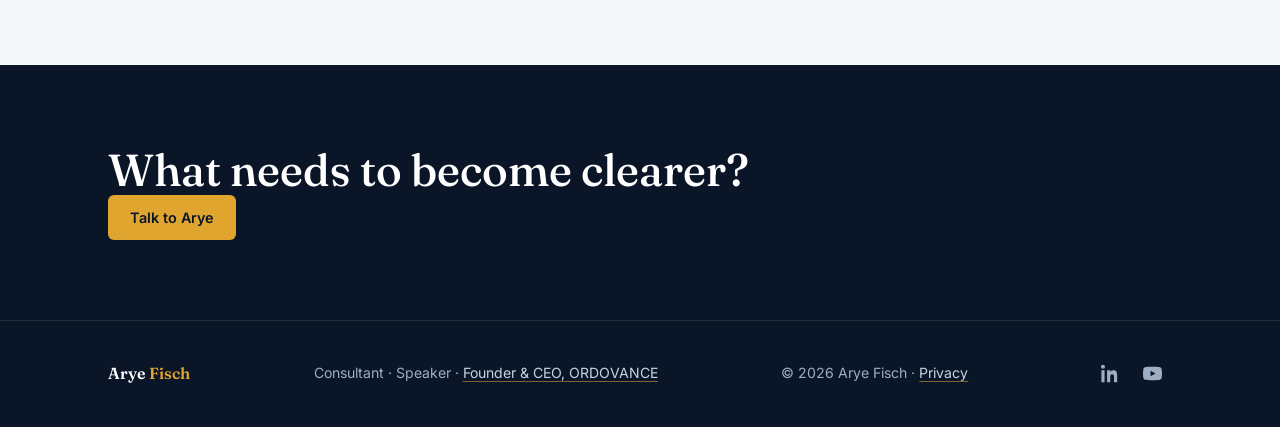
<file: advisory.html>
<!DOCTYPE html>
<html lang="en">
<head>
<meta charset="UTF-8" />
<meta name="viewport" content="width=device-width, initial-scale=1.0" />
<title>Prepare for the conversation ahead | Arye Fisch</title>
<meta name="description" content="Consulting for high-stakes conversations: prepare, simplify, participate and a written debrief." />
<meta property="og:type" content="website" />
<meta property="og:site_name" content="Arye Fisch" />
<meta property="og:title" content="Technology &amp; AI Systems Advisory — Arye Fisch" />
<meta property="og:description" content="Consulting for high-stakes conversations: prepare, simplify, participate and a written debrief." />
<meta property="og:url" content="https://www.aryefisch.com/advisory.html" />
<meta name="twitter:card" content="summary" />
<meta name="twitter:title" content="Technology &amp; AI Systems Advisory — Arye Fisch" />
<meta name="twitter:description" content="Consulting for high-stakes conversations: prepare, simplify, participate and a written debrief." />
<link rel="canonical" href="https://www.aryefisch.com/advisory.html" />
<link rel="icon" type="image/png" sizes="32x32" href="favicon-32.png" />
<link rel="apple-touch-icon" href="apple-touch-icon.png" />
<link rel="preconnect" href="https://fonts.googleapis.com" />
<link rel="preconnect" href="https://fonts.gstatic.com" crossorigin />
<link href="https://fonts.googleapis.com/css2?family=Fraunces:opsz,wght@9..144,400;9..144,500;9..144,600&amp;family=Inter:wght@400;500;600;700&amp;display=swap" rel="stylesheet" />
<link rel="stylesheet" href="styles.css" />
<script type="application/ld+json">
{
  "@context": "https://schema.org",
  "@type": "Service",
  "@id": "https://www.aryefisch.com/advisory.html#service",
  "name": "Technology and Decision Systems Advisory",
  "serviceType": ["Technology strategy", "AI strategy", "Workflow design", "Decision systems consulting"],
  "description": "Independent advisory that identifies where work is breaking down, what tools people need, and whether an organization should build, buy, automate, redesign, or stop.",
  "provider": {
    "@type": "Person",
    "@id": "https://www.aryefisch.com/#person",
    "name": "Arye Fisch",
    "url": "https://www.aryefisch.com/"
  },
  "url": "https://www.aryefisch.com/advisory.html"
}
</script>
</head>
<body>
<header>
  <div class="wrap nav">
    <a href="index.html" class="brand">Arye <span>Fisch</span></a>
    <button class="menu-burger" id="navToggle" aria-label="Menu" aria-controls="navLinks" aria-expanded="false"><span></span><span></span><span></span></button>
    <nav class="nav-menu" id="navLinks" aria-label="Primary navigation">
      <div class="menu-group">
        <button type="button" class="menu-trigger" aria-expanded="false" aria-haspopup="true">Services</button>
        <div class="menu-panel">
          <a href="deal-reading.html">Conversation consulting</a>
          <a href="advisory.html">Advisory</a>
          <a href="advisory.html" class="menu-sub">Preparation</a>
          <a href="advisory.html" class="menu-sub">Simplification</a>
          <a href="advisory.html" class="menu-sub">Participation &amp; debrief</a>
        </div>
      </div>
      <div class="menu-group">
        <button type="button" class="menu-trigger" aria-expanded="false" aria-haspopup="true">Insights</button>
        <div class="menu-panel">
          <a href="insights.html">Articles</a>
          <a href="webinars.html">Webinars</a>
          <a href="idea.html">Decision Systems</a>
        </div>
      </div>
      <div class="menu-group">
        <button type="button" class="menu-trigger" aria-expanded="false" aria-haspopup="true">About</button>
        <div class="menu-panel">
          <a href="about.html">About Arye</a>
          <a href="https://ordovance.com" target="_blank" rel="noopener">Ordovance ↗</a>
        </div>
      </div>
      <a href="mailto:arye@aryefisch.com?subject=An%20important%20conversation" class="btn btn-amber nav-cta">Talk to Arye</a>
    </nav>
  </div>
</header>

<main>
<section class="page-hero"><div class="wrap"><p class="eyebrow">Consulting with Arye Fisch</p><h1>Prepare for the conversation ahead.</h1><p>Make your next important conversation clearer. For situations where the rules, participants and stakes keep changing.</p><a class="btn btn-amber" href="index.html#contact">Talk to Arye about your conversation</a></div></section><section class="dark advisory-process"><div class="wrap"><div class="section-head on-dark"><h2>Prepare. Simplify. Participate. Debrief.</h2></div><ol class="process-steps"><li><span>01</span><div><h3>Prepare</h3><p>Understand the material, the people and the changing rules.</p></div></li><li><span>02</span><div><h3>Simplify</h3><p>Turn complex ideas into plain sentences and useful questions.</p></div></li><li><span>03</span><div><h3>Participate</h3><p>Join you in the room or on the call, as agreed.</p></div></li><li><span>04</span><div><h3>Debrief</h3><p>A written read of what moved, what remains unresolved and the next clarification.</p></div></li></ol></div></section><section id="evaluation"><div class="wrap"><div class="section-head"><h2>Begin with your situation.</h2><p>The scope, timing and fee are agreed after discovery. Start with a non-confidential outline; agree data handling before sending client material.</p><p>We make the conversation clear; your counsel confirms the law.</p><p>Prefer the software? <a href="https://ordovance.com/">Request ORDOVANCE Read access →</a></p></div></div></section><section class="contact compact-contact"><div class="wrap"><h2>What needs to become clearer?</h2><a href="index.html#contact" class="btn btn-amber">Talk to Arye</a></div></section><footer><div class="wrap foot"><span class="brand">Arye <span style="color:var(--amber)">Fisch</span></span><span>Consultant · Speaker · <a href="https://ordovance.com/">Founder &amp; CEO, ORDOVANCE</a></span><span>© 2026 Arye Fisch · <a href="privacy.html">Privacy</a></span><span class="foot-social"><a href="https://www.linkedin.com/in/aryefisch/" class="ic" aria-label="LinkedIn" target="_blank" rel="noopener"><svg viewBox="0 0 24 24"><path d="M4.98 3.5C4.98 4.88 3.87 6 2.5 6S0 4.88 0 3.5 1.12 1 2.5 1s2.48 1.12 2.48 2.5zM.5 8h4V23h-4V8zm7.5 0h3.8v2.05h.05c.53-1 1.83-2.05 3.77-2.05 4.03 0 4.78 2.65 4.78 6.1V23h-4v-6.6c0-1.57-.03-3.6-2.2-3.6-2.2 0-2.53 1.72-2.53 3.49V23h-4V8z"/></svg></a><a href="https://www.youtube.com/@AryeFisch" class="ic" aria-label="YouTube" target="_blank" rel="noopener"><svg viewBox="0 0 24 24"><path d="M23.5 6.2a3 3 0 0 0-2.1-2.1C19.5 3.5 12 3.5 12 3.5s-7.5 0-9.4.6A3 3 0 0 0 .5 6.2 31 31 0 0 0 0 12a31 31 0 0 0 .5 5.8 3 3 0 0 0 2.1 2.1c1.9.6 9.4.6 9.4.6s7.5 0 9.4-.6a3 3 0 0 0 2.1-2.1A31 31 0 0 0 24 12a31 31 0 0 0-.5-5.8zM9.6 15.6V8.4l6.2 3.6-6.2 3.6z"/></svg></a></span></div></footer>
<script>
  const toggle=document.getElementById('navToggle'),links=document.getElementById('navLinks');
  toggle.addEventListener('click',()=>{const o=links.classList.toggle('open');toggle.setAttribute('aria-expanded',o);});
  links.querySelectorAll('a').forEach(a=>a.addEventListener('click',()=>{links.classList.remove('open');toggle.setAttribute('aria-expanded','false');}));
  const sb=document.getElementById('shareBtn');
  if(sb){sb.addEventListener('click',async()=>{const data={title:document.title,text:'Find the tool your organization actually needs.',url:location.href};try{if(navigator.share){await navigator.share(data);}else{await navigator.clipboard.writeText(location.href);sb.classList.add('copied');setTimeout(()=>sb.classList.remove('copied'),1600);}}catch(e){}});}
  const io=new IntersectionObserver(es=>{es.forEach(e=>{if(e.isIntersecting){e.target.classList.add('in');io.unobserve(e.target);}})},{threshold:0.12});
  document.querySelectorAll('.section-head,.advisory-intro-grid,.process-steps li,.evaluation-grid,.split-offer,.fit-grid').forEach(el=>{el.classList.add('reveal');io.observe(el);});
</script>
<script src="menu.js" defer></script>
</body>
</html>
</file>
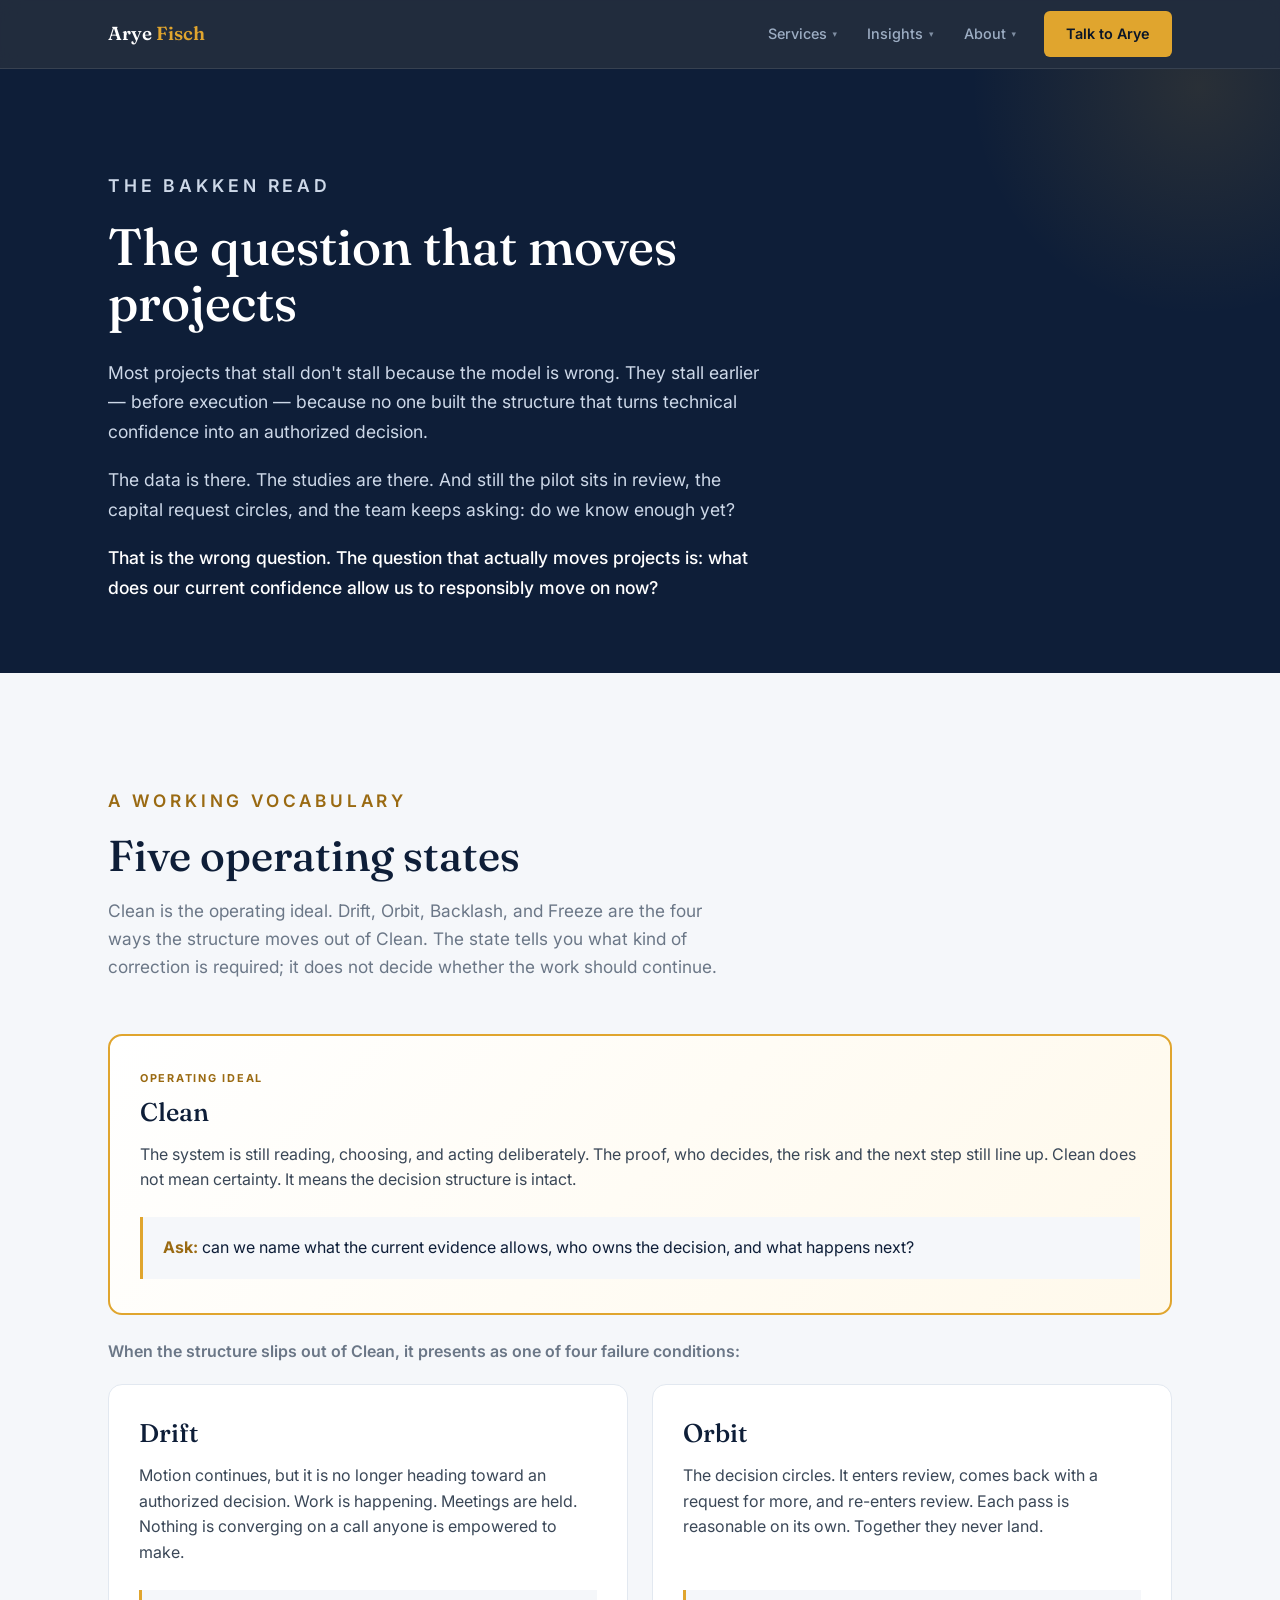
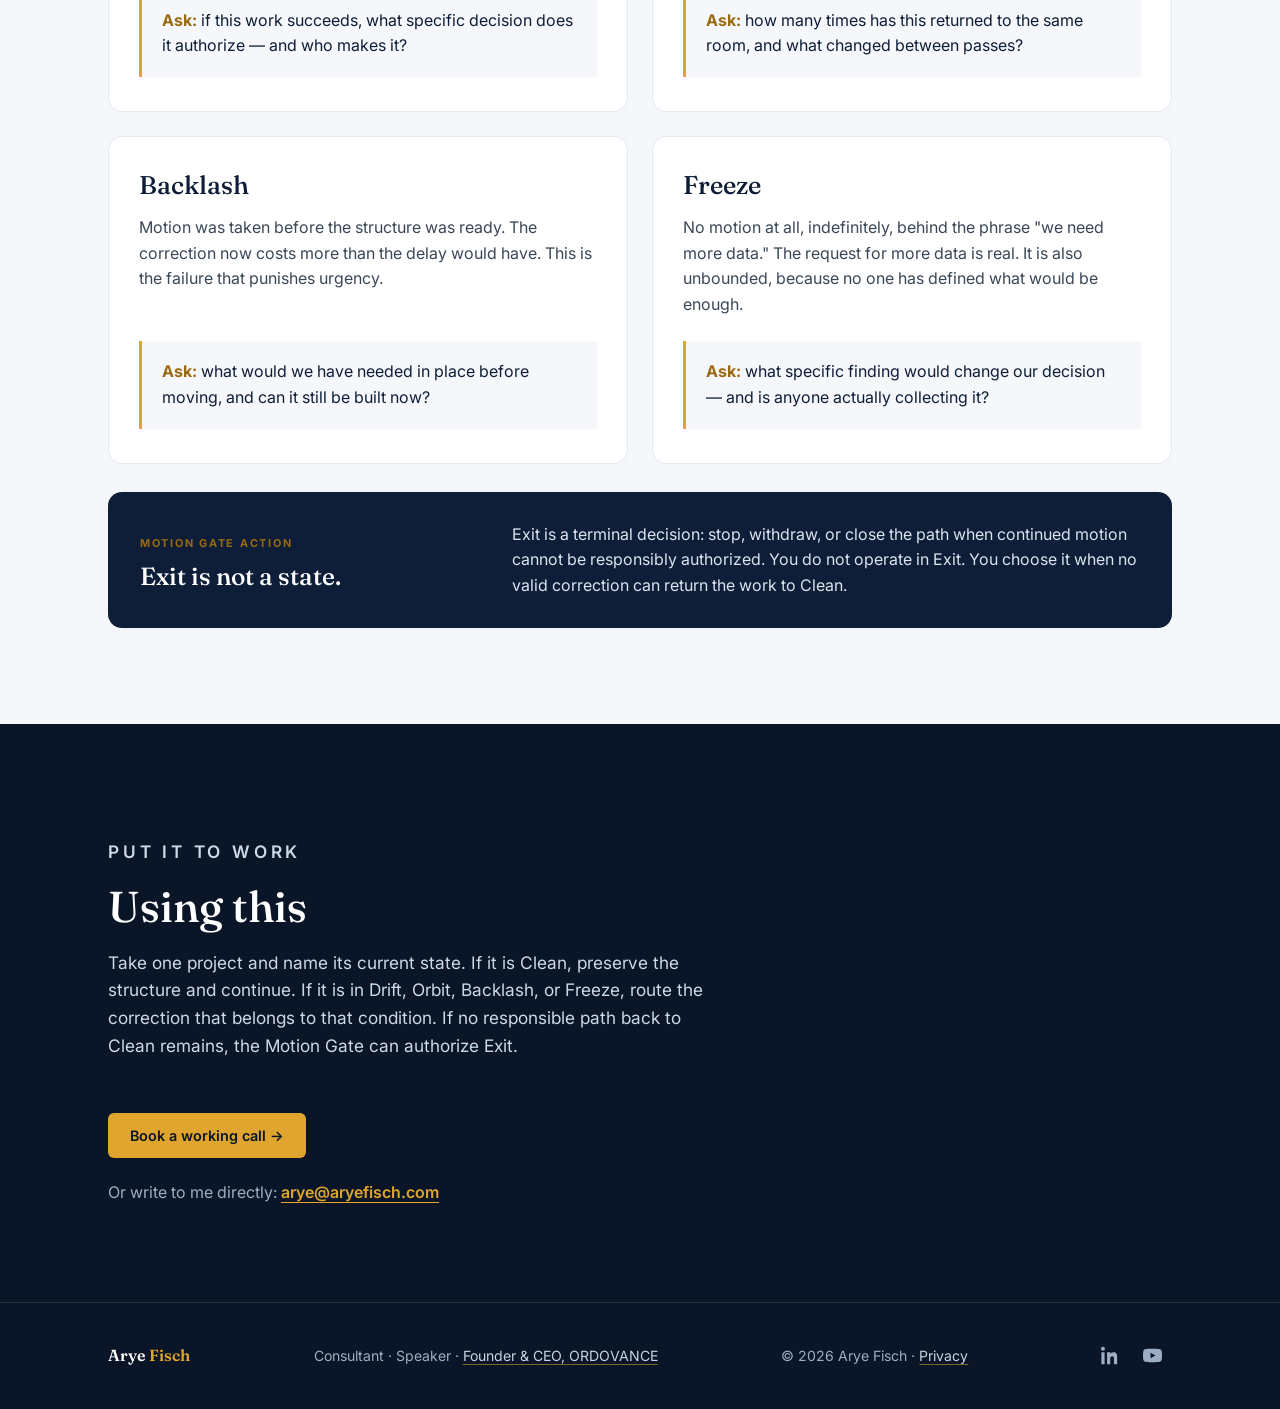
<file: bakken.html>
<!DOCTYPE html>
<html lang="en">
<head>
<meta charset="UTF-8" />
<meta name="viewport" content="width=device-width, initial-scale=1.0" />
<title>The Bakken Read — Arye Fisch</title>
<meta name="description" content="A five-state operating model for high-stakes decisions: Clean, Drift, Orbit, Backlash, and Freeze. Exit is a terminal action, not a state." />
<meta property="og:type" content="article" />
<meta property="og:site_name" content="Arye Fisch" />
<meta property="og:title" content="The question that moves projects — The Bakken Read" />
<meta property="og:description" content="A five-state operating model for high-stakes decisions: Clean, Drift, Orbit, Backlash, and Freeze. Exit is a terminal action, not a state." />
<meta property="og:url" content="https://www.aryefisch.com/bakken" />
<meta name="twitter:card" content="summary" />
<meta name="twitter:title" content="The question that moves projects — The Bakken Read" />
<meta name="twitter:description" content="A five-state operating model for high-stakes decisions: Clean, Drift, Orbit, Backlash, and Freeze. Exit is a terminal action, not a state." />
<link rel="canonical" href="https://www.aryefisch.com/bakken" />
<link rel="icon" type="image/png" sizes="32x32" href="favicon-32.png" />
<link rel="apple-touch-icon" href="apple-touch-icon.png" />
<link rel="preconnect" href="https://fonts.googleapis.com" />
<link rel="preconnect" href="https://fonts.gstatic.com" crossorigin />
<link href="https://fonts.googleapis.com/css2?family=Fraunces:opsz,wght@9..144,400;9..144,500;9..144,600&amp;family=Inter:wght@400;500;600;700&amp;display=swap" rel="stylesheet" />
<link rel="stylesheet" href="styles.css" />
</head>
<body>
<header>
  <div class="wrap nav">
    <a href="index.html" class="brand">Arye <span>Fisch</span></a>
    <button class="menu-burger" id="navToggle" aria-label="Menu" aria-controls="navLinks" aria-expanded="false"><span></span><span></span><span></span></button>
    <nav class="nav-menu" id="navLinks" aria-label="Primary navigation">
      <div class="menu-group">
        <button type="button" class="menu-trigger" aria-expanded="false" aria-haspopup="true">Services</button>
        <div class="menu-panel">
          <a href="deal-reading.html">Conversation consulting</a>
          <a href="advisory.html">Advisory</a>
          <a href="advisory.html" class="menu-sub">Preparation</a>
          <a href="advisory.html" class="menu-sub">Simplification</a>
          <a href="advisory.html" class="menu-sub">Participation &amp; debrief</a>
        </div>
      </div>
      <div class="menu-group">
        <button type="button" class="menu-trigger" aria-expanded="false" aria-haspopup="true">Insights</button>
        <div class="menu-panel">
          <a href="insights.html">Articles</a>
          <a href="webinars.html">Webinars</a>
          <a href="idea.html">Decision Systems</a>
        </div>
      </div>
      <div class="menu-group">
        <button type="button" class="menu-trigger" aria-expanded="false" aria-haspopup="true">About</button>
        <div class="menu-panel">
          <a href="about.html">About Arye</a>
          <a href="https://ordovance.com" target="_blank" rel="noopener">Ordovance ↗</a>
        </div>
      </div>
      <a href="mailto:arye@aryefisch.com?subject=An%20important%20conversation" class="btn btn-amber nav-cta">Talk to Arye</a>
    </nav>
  </div>
</header>

<main>
  <section class="page-hero bakken-hero">
    <div class="wrap">
      <p class="eyebrow">The Bakken Read</p>
      <h1>The question that moves projects</h1>
      <div class="bakken-intro">
        <p>Most projects that stall don't stall because the model is wrong. They stall earlier — before execution — because no one built the structure that turns technical confidence into an authorized decision.</p>
        <p>The data is there. The studies are there. And still the pilot sits in review, the capital request circles, and the team keeps asking: do we know enough yet?</p>
        <p>That is the wrong question. The question that actually moves projects is: what does our current confidence allow us to responsibly move on now?</p>
      </div>
    </div>
  </section>

  <section id="state-model">
    <div class="wrap">
      <div class="section-head">
        <p class="eyebrow">A working vocabulary</p>
        <h2>Five operating states</h2>
        <p>Clean is the operating ideal. Drift, Orbit, Backlash, and Freeze are the four ways the structure moves out of Clean. The state tells you what kind of correction is required; it does not decide whether the work should continue.</p>
      </div>
      <article class="failure-state clean-state">
        <span class="state-type">Operating ideal</span>
        <h3>Clean</h3>
        <p>The system is still reading, choosing, and acting deliberately. The proof, who decides, the risk and the next step still line up. Clean does not mean certainty. It means the decision structure is intact.</p>
        <p class="failure-ask"><strong>Ask:</strong> can we name what the current evidence allows, who owns the decision, and what happens next?</p>
      </article>
      <p class="state-transition">When the structure slips out of Clean, it presents as one of four failure conditions:</p>
      <div class="failure-states">
        <article class="failure-state">
          <h3>Drift</h3>
          <p>Motion continues, but it is no longer heading toward an authorized decision. Work is happening. Meetings are held. Nothing is converging on a call anyone is empowered to make.</p>
          <p class="failure-ask"><strong>Ask:</strong> if this work succeeds, what specific decision does it authorize — and who makes it?</p>
        </article>
        <article class="failure-state">
          <h3>Orbit</h3>
          <p>The decision circles. It enters review, comes back with a request for more, and re-enters review. Each pass is reasonable on its own. Together they never land.</p>
          <p class="failure-ask"><strong>Ask:</strong> how many times has this returned to the same room, and what changed between passes?</p>
        </article>
        <article class="failure-state">
          <h3>Backlash</h3>
          <p>Motion was taken before the structure was ready. The correction now costs more than the delay would have. This is the failure that punishes urgency.</p>
          <p class="failure-ask"><strong>Ask:</strong> what would we have needed in place before moving, and can it still be built now?</p>
        </article>
        <article class="failure-state">
          <h3>Freeze</h3>
          <p>No motion at all, indefinitely, behind the phrase "we need more data." The request for more data is real. It is also unbounded, because no one has defined what would be enough.</p>
          <p class="failure-ask"><strong>Ask:</strong> what specific finding would change our decision — and is anyone actually collecting it?</p>
        </article>
      </div>
      <aside class="exit-action" aria-labelledby="exit-action-title">
        <div>
          <span class="state-type">Motion Gate action</span>
          <h3 id="exit-action-title">Exit is not a state.</h3>
        </div>
        <p>Exit is a terminal decision: stop, withdraw, or close the path when continued motion cannot be responsibly authorized. You do not operate in Exit. You choose it when no valid correction can return the work to Clean.</p>
      </aside>
    </div>
  </section>

  <section class="dark">
    <div class="wrap">
      <div class="section-head on-dark">
        <p class="eyebrow">Put it to work</p>
        <h2>Using this</h2>
        <p>Take one project and name its current state. If it is Clean, preserve the structure and continue. If it is in Drift, Orbit, Backlash, or Freeze, route the correction that belongs to that condition. If no responsible path back to Clean remains, the Motion Gate can authorize Exit.</p>
      </div>
      <a href="index.html#contact" class="btn btn-amber">Book a working call →</a>
      <p class="secondary-contact">Or write to me directly: <a href="mailto:arye@aryefisch.com">arye@aryefisch.com</a></p>
    </div>
  </section>
</main>

<footer>
  <div class="wrap foot">
    <span class="brand">Arye <span style="color:var(--amber)">Fisch</span></span>
    <span>Consultant · Speaker · <a href="https://ordovance.com/">Founder &amp; CEO, ORDOVANCE</a></span>
    <span>© 2026 Arye Fisch · <a href="privacy.html">Privacy</a></span>
  <span class="foot-social"><a href="https://www.linkedin.com/in/aryefisch/" class="ic" aria-label="LinkedIn" target="_blank" rel="noopener"><svg viewBox="0 0 24 24"><path d="M4.98 3.5C4.98 4.88 3.87 6 2.5 6S0 4.88 0 3.5 1.12 1 2.5 1s2.48 1.12 2.48 2.5zM.5 8h4V23h-4V8zm7.5 0h3.8v2.05h.05c.53-1 1.83-2.05 3.77-2.05 4.03 0 4.78 2.65 4.78 6.1V23h-4v-6.6c0-1.57-.03-3.6-2.2-3.6-2.2 0-2.53 1.72-2.53 3.49V23h-4V8z"/></svg></a><a href="https://www.youtube.com/@AryeFisch" class="ic" aria-label="YouTube" target="_blank" rel="noopener"><svg viewBox="0 0 24 24"><path d="M23.5 6.2a3 3 0 0 0-2.1-2.1C19.5 3.5 12 3.5 12 3.5s-7.5 0-9.4.6A3 3 0 0 0 .5 6.2 31 31 0 0 0 0 12a31 31 0 0 0 .5 5.8 3 3 0 0 0 2.1 2.1c1.9.6 9.4.6 9.4.6s7.5 0 9.4-.6a3 3 0 0 0 2.1-2.1A31 31 0 0 0 24 12a31 31 0 0 0-.5-5.8zM9.6 15.6V8.4l6.2 3.6-6.2 3.6z"/></svg></a></span></div>
</footer>
<script>
  const toggle=document.getElementById('navToggle'),links=document.getElementById('navLinks');
  toggle.addEventListener('click',()=>{const o=links.classList.toggle('open');toggle.setAttribute('aria-expanded',o);});
  links.querySelectorAll('a').forEach(a=>a.addEventListener('click',()=>{links.classList.remove('open');toggle.setAttribute('aria-expanded','false');}));
  const sb=document.getElementById('shareBtn');
  if(sb){sb.addEventListener('click',async()=>{const data={title:document.title,text:'The question that moves projects.',url:location.href};try{if(navigator.share){await navigator.share(data);}else{await navigator.clipboard.writeText(location.href);sb.classList.add('copied');setTimeout(()=>sb.classList.remove('copied'),1600);}}catch(e){}});}
  const io=new IntersectionObserver(es=>{es.forEach(e=>{if(e.isIntersecting){e.target.classList.add('in');io.unobserve(e.target);}})},{threshold:0.12});
  document.querySelectorAll('.section-head,.failure-state').forEach(el=>{el.classList.add('reveal');io.observe(el);});
</script>
<script src="menu.js" defer></script>
</body>
</html>
</file>
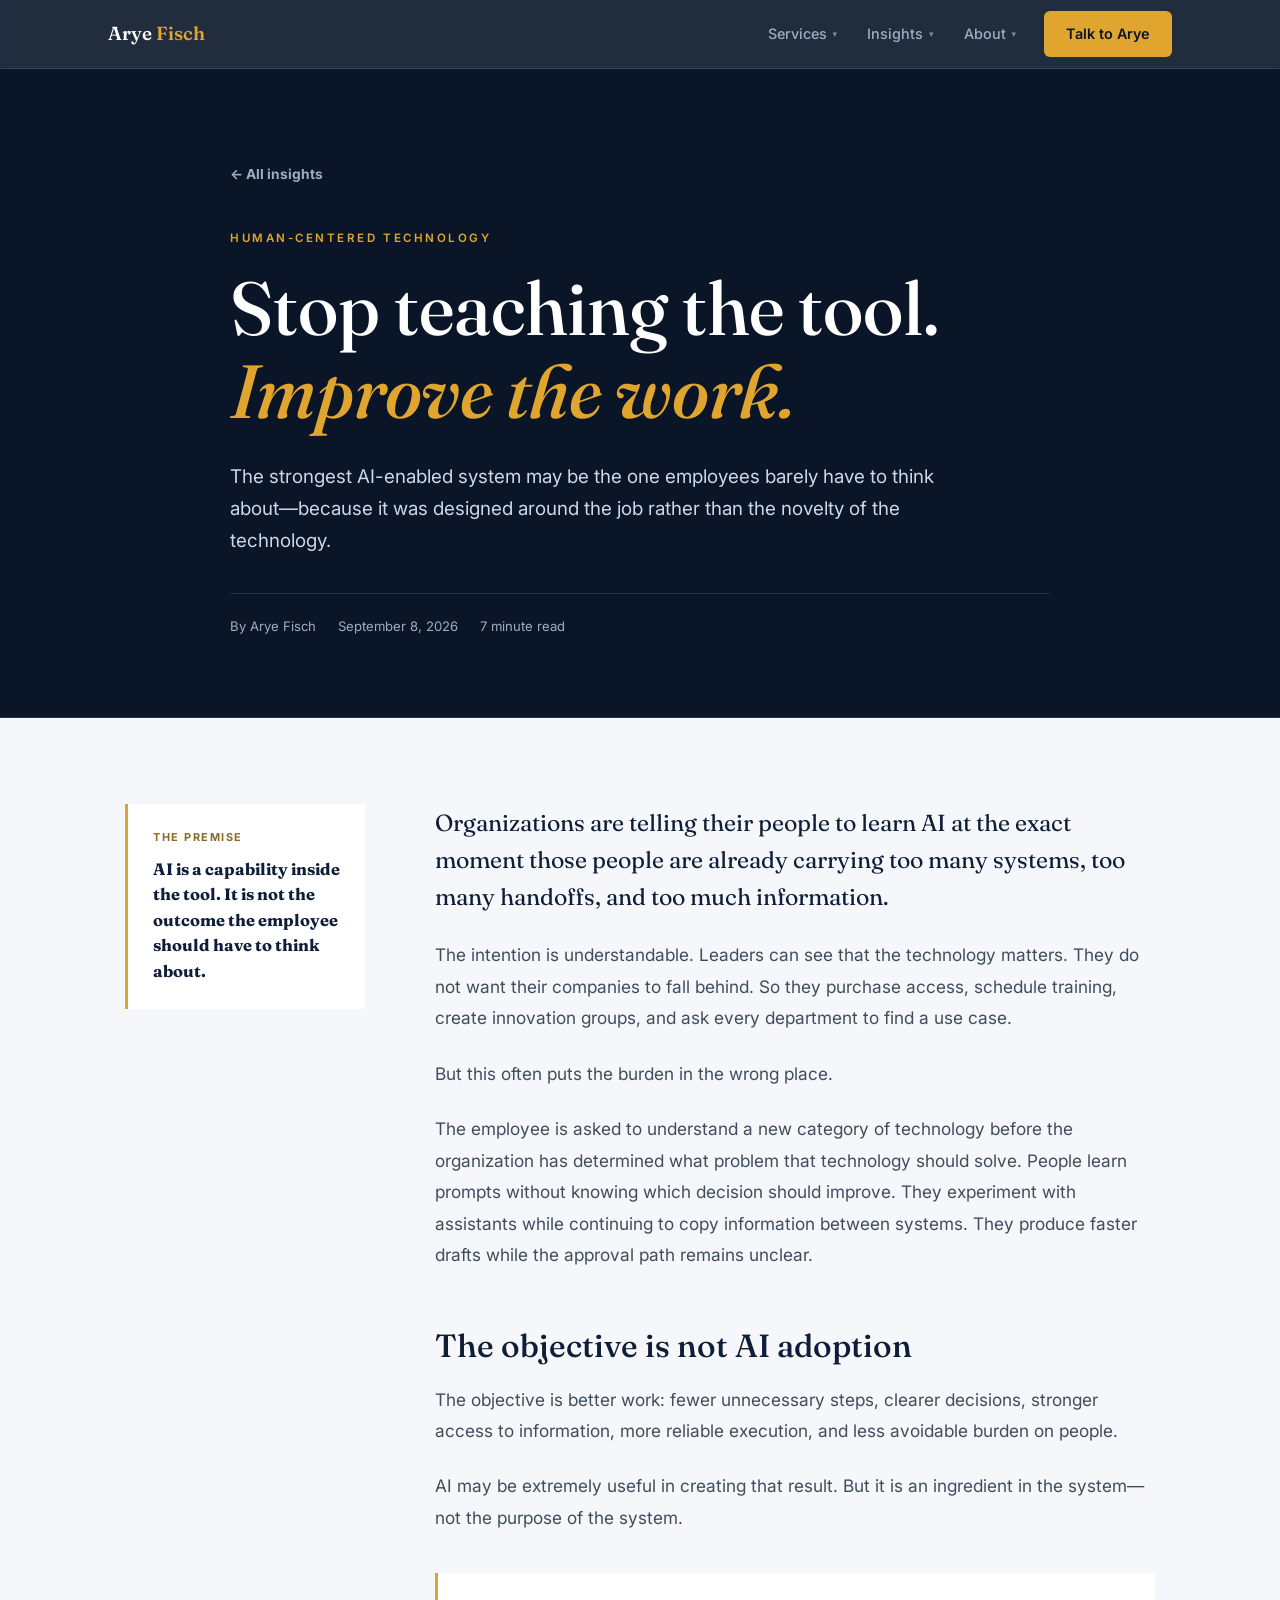
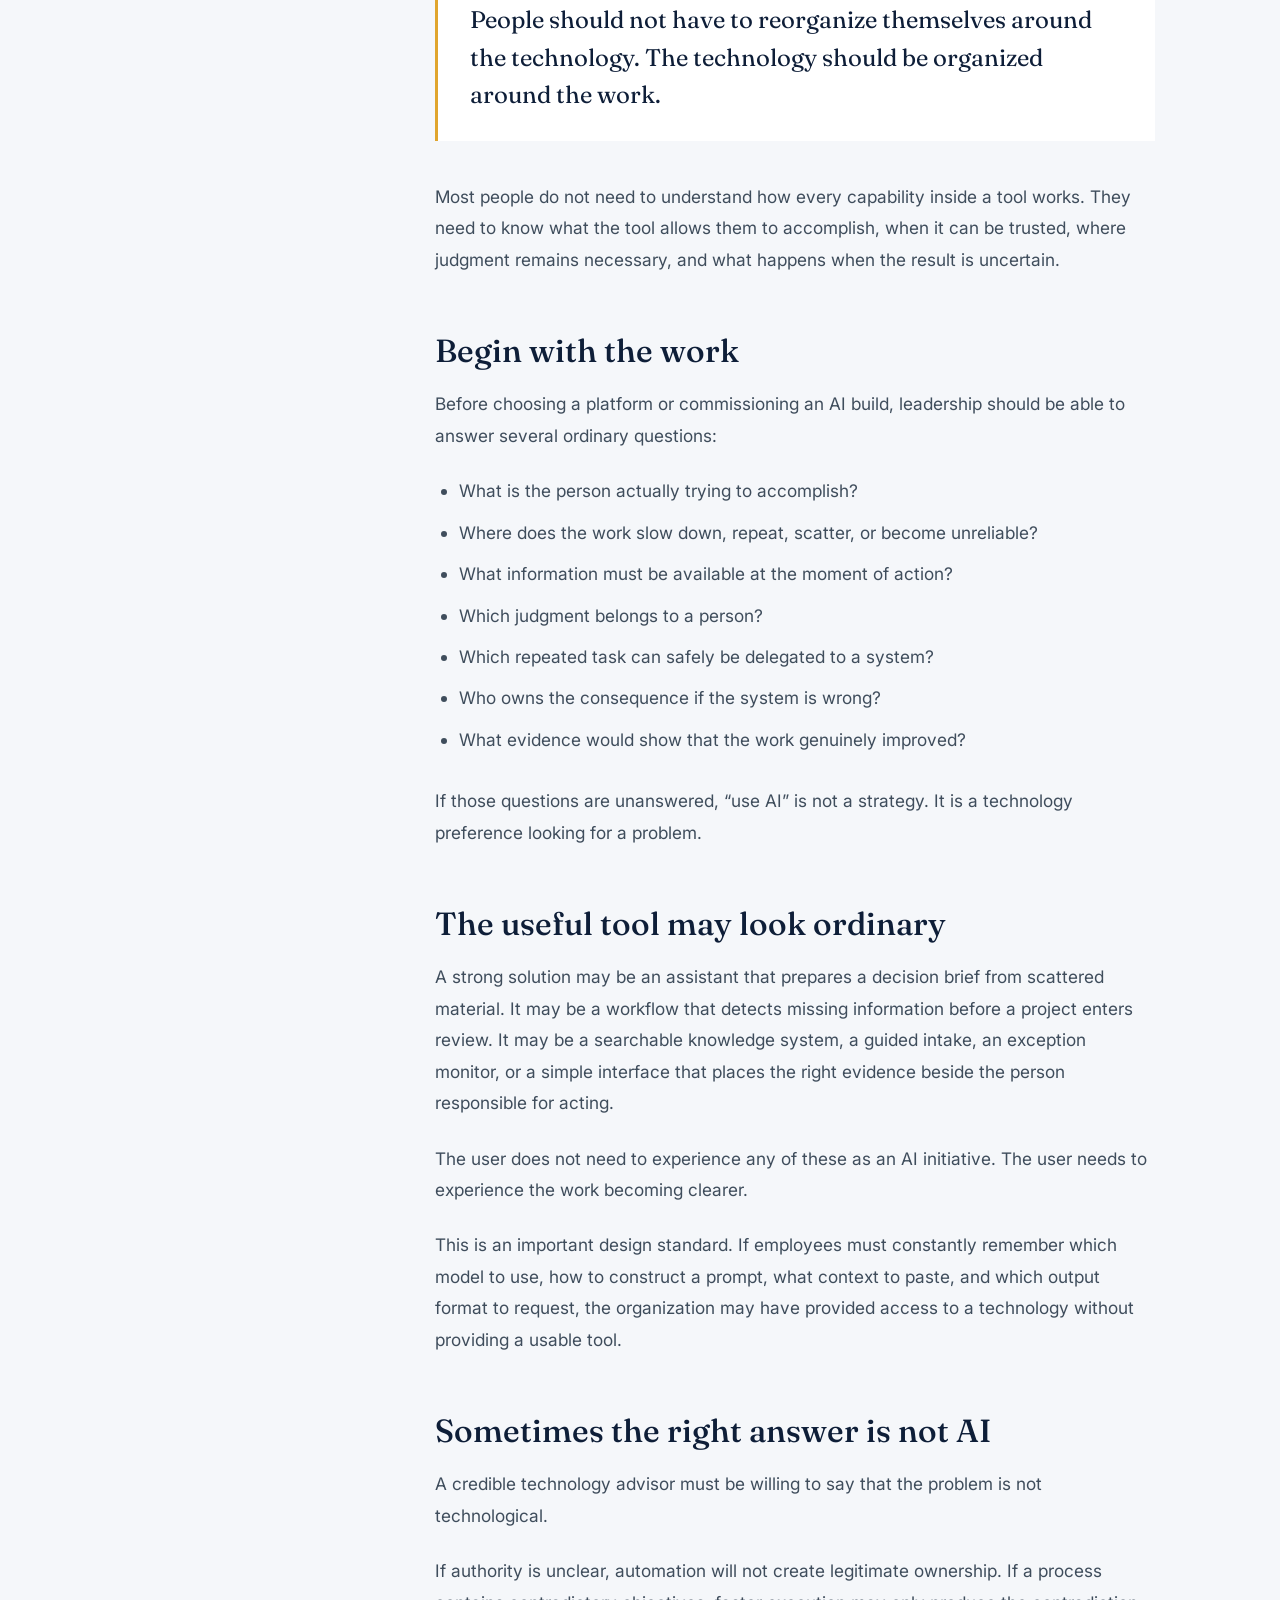
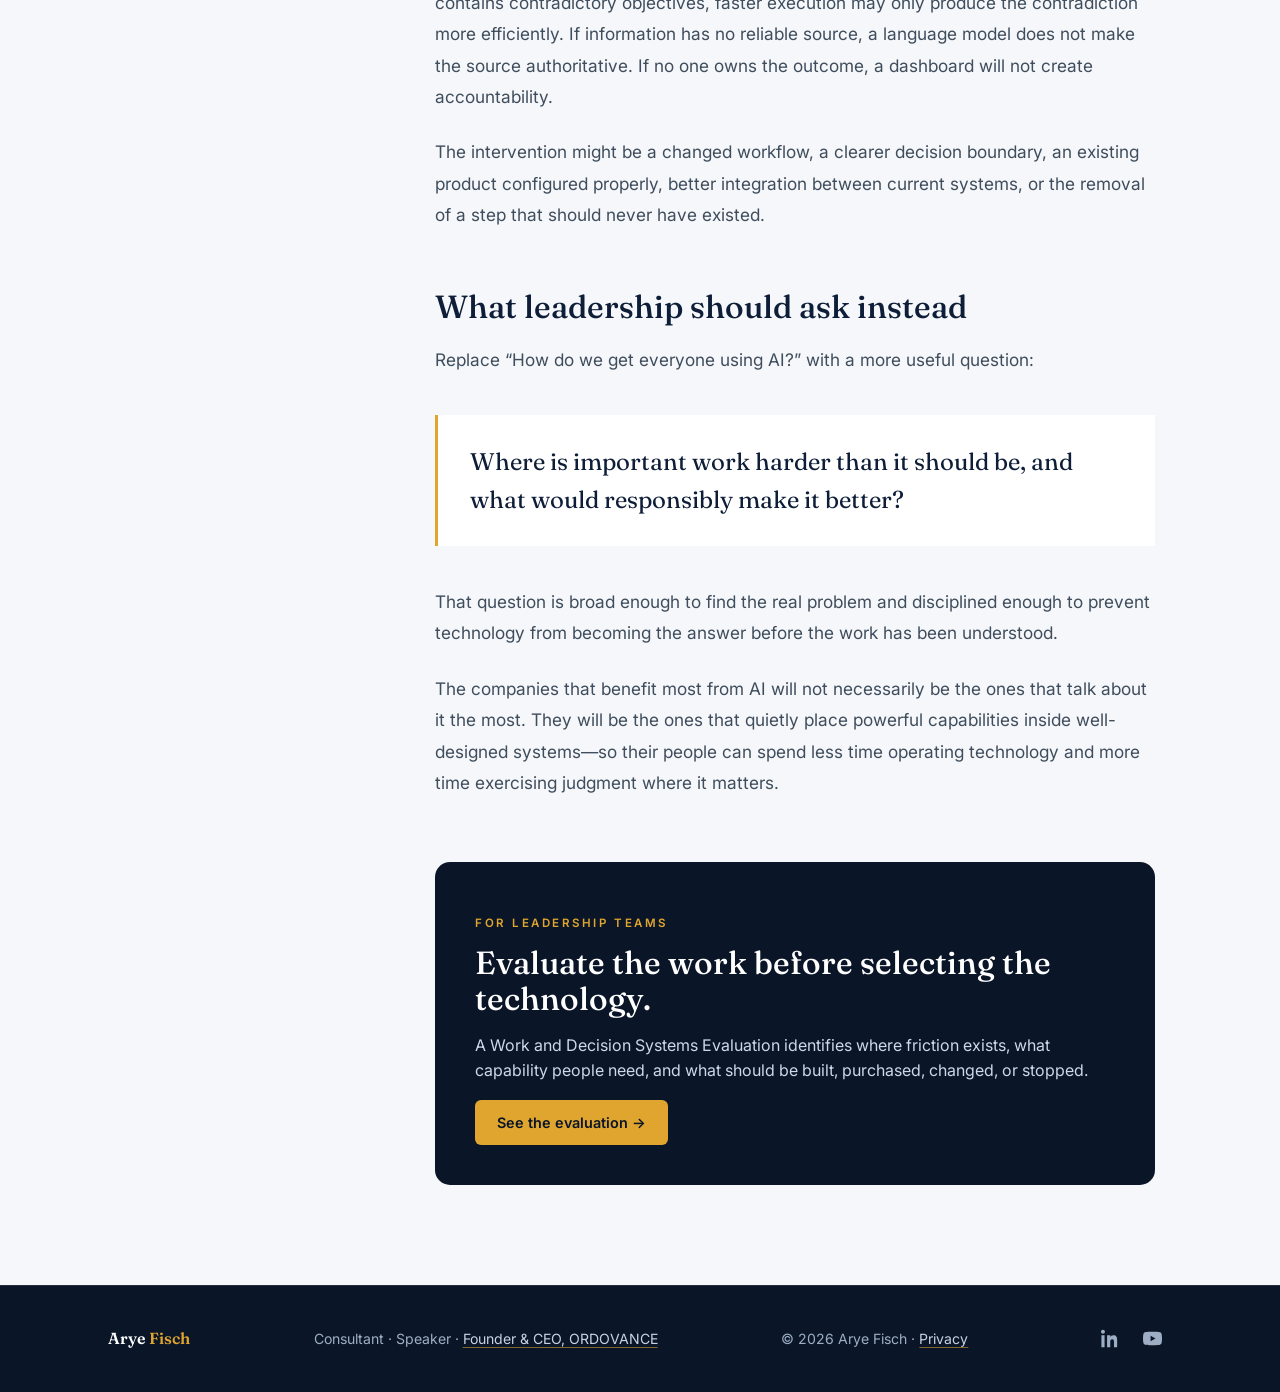
<file: better-tools.html>
<!DOCTYPE html>
<html lang="en">
<head>
<meta charset="UTF-8" />
<meta name="viewport" content="width=device-width, initial-scale=1.0" />
<title>Stop Teaching AI. Build Better Tools. | Arye Fisch</title>
<meta name="description" content="Employees do not need another AI mandate. They need useful tools designed around their work, judgment, and responsibility." />
<meta property="og:type" content="article" />
<meta property="og:site_name" content="Arye Fisch" />
<meta property="og:title" content="Stop Teaching the Tool. Improve the Work." />
<meta property="og:description" content="Why the best AI-enabled system may be the one employees barely have to think about." />
<meta property="og:url" content="https://www.aryefisch.com/better-tools.html" />
<meta name="twitter:card" content="summary" />
<meta name="twitter:title" content="Stop Teaching the Tool. Improve the Work." />
<meta name="twitter:description" content="AI is a capability inside a useful tool—not another burden for employees to carry." />
<link rel="canonical" href="https://www.aryefisch.com/better-tools.html" />
<link rel="icon" type="image/png" sizes="32x32" href="favicon-32.png" />
<link rel="apple-touch-icon" href="apple-touch-icon.png" />
<link rel="preconnect" href="https://fonts.googleapis.com" />
<link rel="preconnect" href="https://fonts.gstatic.com" crossorigin />
<link href="https://fonts.googleapis.com/css2?family=Fraunces:opsz,wght@9..144,400;9..144,500;9..144,600&amp;family=Inter:wght@400;500;600;700&amp;display=swap" rel="stylesheet" />
<link rel="stylesheet" href="styles.css" />
<script type="application/ld+json">
{
  "@context":"https://schema.org",
  "@type":"Article",
  "headline":"Stop Teaching the Tool. Improve the Work.",
  "description":"Why the best AI-enabled system may be the one employees barely have to think about.",
  "datePublished":"2026-09-08",
  "dateModified":"2026-09-08",
  "mainEntityOfPage":"https://www.aryefisch.com/better-tools.html",
  "author":{"@type":"Person","@id":"https://www.aryefisch.com/#person","name":"Arye Fisch","url":"https://www.aryefisch.com/"},
  "publisher":{"@type":"Organization","@id":"https://ordovance.com/#organization","name":"Ordovance","url":"https://ordovance.com/"},
  "inLanguage":"en-US"
}
</script>
</head>
<body>
<header>
  <div class="wrap nav">
    <a href="index.html" class="brand">Arye <span>Fisch</span></a>
    <button class="menu-burger" id="navToggle" aria-label="Menu" aria-controls="navLinks" aria-expanded="false"><span></span><span></span><span></span></button>
    <nav class="nav-menu" id="navLinks" aria-label="Primary navigation">
      <div class="menu-group">
        <button type="button" class="menu-trigger" aria-expanded="false" aria-haspopup="true">Services</button>
        <div class="menu-panel">
          <a href="deal-reading.html">Conversation consulting</a>
          <a href="advisory.html">Advisory</a>
          <a href="advisory.html" class="menu-sub">Preparation</a>
          <a href="advisory.html" class="menu-sub">Simplification</a>
          <a href="advisory.html" class="menu-sub">Participation &amp; debrief</a>
        </div>
      </div>
      <div class="menu-group">
        <button type="button" class="menu-trigger" aria-expanded="false" aria-haspopup="true">Insights</button>
        <div class="menu-panel">
          <a href="insights.html">Articles</a>
          <a href="webinars.html">Webinars</a>
          <a href="idea.html">Decision Systems</a>
        </div>
      </div>
      <div class="menu-group">
        <button type="button" class="menu-trigger" aria-expanded="false" aria-haspopup="true">About</button>
        <div class="menu-panel">
          <a href="about.html">About Arye</a>
          <a href="https://ordovance.com" target="_blank" rel="noopener">Ordovance ↗</a>
        </div>
      </div>
      <a href="mailto:arye@aryefisch.com?subject=An%20important%20conversation" class="btn btn-amber nav-cta">Talk to Arye</a>
    </nav>
  </div>
</header>

<main>
<article>
<header class="article-hero">
  <div class="article-wrap"><a href="insights.html" class="article-back">← All insights</a><p class="eyebrow">Human-centered technology</p><h1>Stop teaching the tool.<br><span>Improve the work.</span></h1><p class="article-deck">The strongest AI-enabled system may be the one employees barely have to think about—because it was designed around the job rather than the novelty of the technology.</p><div class="article-meta"><span>By Arye Fisch</span><time datetime="2026-09-08">September 8, 2026</time><span>7 minute read</span></div></div>
</header>

<div class="article-layout wrap">
  <aside class="article-aside"><p>The premise</p><strong>AI is a capability inside the tool. It is not the outcome the employee should have to think about.</strong></aside>
  <div class="article-body">
    <p class="article-lead">Organizations are telling their people to learn AI at the exact moment those people are already carrying too many systems, too many handoffs, and too much information.</p>
    <p>The intention is understandable. Leaders can see that the technology matters. They do not want their companies to fall behind. So they purchase access, schedule training, create innovation groups, and ask every department to find a use case.</p>
    <p>But this often puts the burden in the wrong place.</p>
    <p>The employee is asked to understand a new category of technology before the organization has determined what problem that technology should solve. People learn prompts without knowing which decision should improve. They experiment with assistants while continuing to copy information between systems. They produce faster drafts while the approval path remains unclear.</p>

    <h2>The objective is not AI adoption</h2>
    <p>The objective is better work: fewer unnecessary steps, clearer decisions, stronger access to information, more reliable execution, and less avoidable burden on people.</p>
    <p>AI may be extremely useful in creating that result. But it is an ingredient in the system—not the purpose of the system.</p>
    <blockquote>People should not have to reorganize themselves around the technology. The technology should be organized around the work.</blockquote>
    <p>Most people do not need to understand how every capability inside a tool works. They need to know what the tool allows them to accomplish, when it can be trusted, where judgment remains necessary, and what happens when the result is uncertain.</p>

    <h2>Begin with the work</h2>
    <p>Before choosing a platform or commissioning an AI build, leadership should be able to answer several ordinary questions:</p>
    <ul><li>What is the person actually trying to accomplish?</li><li>Where does the work slow down, repeat, scatter, or become unreliable?</li><li>What information must be available at the moment of action?</li><li>Which judgment belongs to a person?</li><li>Which repeated task can safely be delegated to a system?</li><li>Who owns the consequence if the system is wrong?</li><li>What evidence would show that the work genuinely improved?</li></ul>
    <p>If those questions are unanswered, “use AI” is not a strategy. It is a technology preference looking for a problem.</p>

    <h2>The useful tool may look ordinary</h2>
    <p>A strong solution may be an assistant that prepares a decision brief from scattered material. It may be a workflow that detects missing information before a project enters review. It may be a searchable knowledge system, a guided intake, an exception monitor, or a simple interface that places the right evidence beside the person responsible for acting.</p>
    <p>The user does not need to experience any of these as an AI initiative. The user needs to experience the work becoming clearer.</p>
    <p>This is an important design standard. If employees must constantly remember which model to use, how to construct a prompt, what context to paste, and which output format to request, the organization may have provided access to a technology without providing a usable tool.</p>

    <h2>Sometimes the right answer is not AI</h2>
    <p>A credible technology advisor must be willing to say that the problem is not technological.</p>
    <p>If authority is unclear, automation will not create legitimate ownership. If a process contains contradictory objectives, faster execution may only produce the contradiction more efficiently. If information has no reliable source, a language model does not make the source authoritative. If no one owns the outcome, a dashboard will not create accountability.</p>
    <p>The intervention might be a changed workflow, a clearer decision boundary, an existing product configured properly, better integration between current systems, or the removal of a step that should never have existed.</p>

    <h2>What leadership should ask instead</h2>
    <p>Replace “How do we get everyone using AI?” with a more useful question:</p>
    <blockquote>Where is important work harder than it should be, and what would responsibly make it better?</blockquote>
    <p>That question is broad enough to find the real problem and disciplined enough to prevent technology from becoming the answer before the work has been understood.</p>
    <p>The companies that benefit most from AI will not necessarily be the ones that talk about it the most. They will be the ones that quietly place powerful capabilities inside well-designed systems—so their people can spend less time operating technology and more time exercising judgment where it matters.</p>

    <div class="article-cta"><p class="eyebrow">For leadership teams</p><h2>Evaluate the work before selecting the technology.</h2><p>A Work and Decision Systems Evaluation identifies where friction exists, what capability people need, and what should be built, purchased, changed, or stopped.</p><a href="advisory.html" class="btn btn-amber">See the evaluation →</a></div>
  </div>
</div>
</article>
</main>

<footer><div class="wrap foot"><span class="brand">Arye <span style="color:var(--amber)">Fisch</span></span><span>Consultant · Speaker · <a href="https://ordovance.com/">Founder &amp; CEO, ORDOVANCE</a></span><span>© 2026 Arye Fisch · <a href="privacy.html">Privacy</a></span><span class="foot-social"><a href="https://www.linkedin.com/in/aryefisch/" class="ic" aria-label="LinkedIn" target="_blank" rel="noopener"><svg viewBox="0 0 24 24"><path d="M4.98 3.5C4.98 4.88 3.87 6 2.5 6S0 4.88 0 3.5 1.12 1 2.5 1s2.48 1.12 2.48 2.5zM.5 8h4V23h-4V8zm7.5 0h3.8v2.05h.05c.53-1 1.83-2.05 3.77-2.05 4.03 0 4.78 2.65 4.78 6.1V23h-4v-6.6c0-1.57-.03-3.6-2.2-3.6-2.2 0-2.53 1.72-2.53 3.49V23h-4V8z"/></svg></a><a href="https://www.youtube.com/@AryeFisch" class="ic" aria-label="YouTube" target="_blank" rel="noopener"><svg viewBox="0 0 24 24"><path d="M23.5 6.2a3 3 0 0 0-2.1-2.1C19.5 3.5 12 3.5 12 3.5s-7.5 0-9.4.6A3 3 0 0 0 .5 6.2 31 31 0 0 0 0 12a31 31 0 0 0 .5 5.8 3 3 0 0 0 2.1 2.1c1.9.6 9.4.6 9.4.6s7.5 0 9.4-.6a3 3 0 0 0 2.1-2.1A31 31 0 0 0 24 12a31 31 0 0 0-.5-5.8zM9.6 15.6V8.4l6.2 3.6-6.2 3.6z"/></svg></a></span></div></footer>
<script>const toggle=document.getElementById('navToggle'),links=document.getElementById('navLinks');toggle.addEventListener('click',()=>{const o=links.classList.toggle('open');toggle.setAttribute('aria-expanded',o);});links.querySelectorAll('a').forEach(a=>a.addEventListener('click',()=>{links.classList.remove('open');toggle.setAttribute('aria-expanded','false');}));const sb=document.getElementById('shareBtn');if(sb){sb.addEventListener('click',async()=>{const data={title:document.title,text:'Stop teaching the tool. Improve the work.',url:location.href};try{if(navigator.share){await navigator.share(data);}else{await navigator.clipboard.writeText(location.href);sb.classList.add('copied');setTimeout(()=>sb.classList.remove('copied'),1600);}}catch(e){}});}</script>
<script src="menu.js" defer></script>
</body>
</html>
</file>
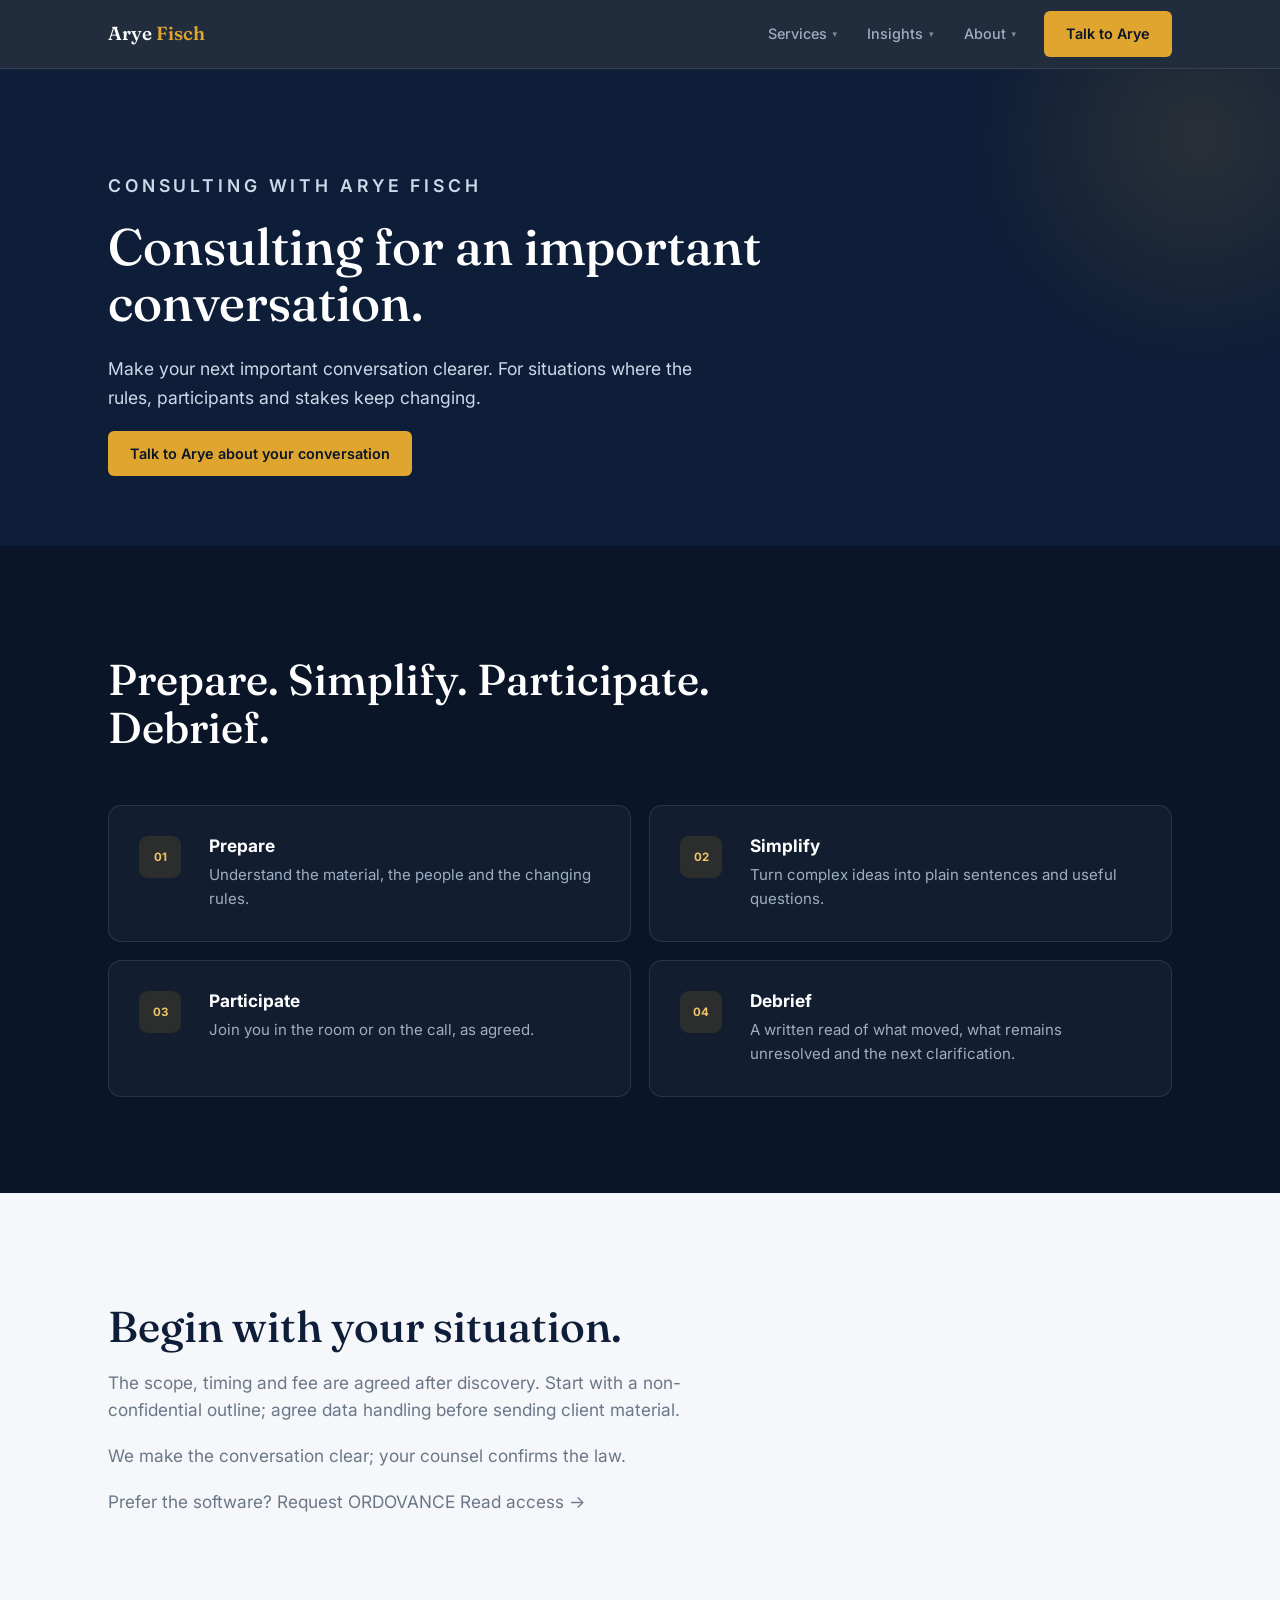
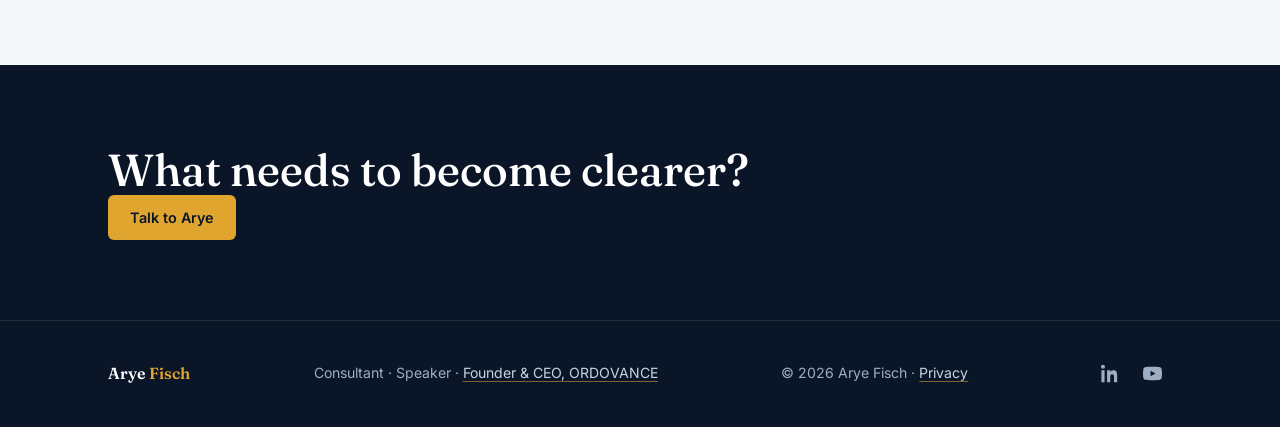
<file: deal-reading.html>
<!DOCTYPE html>
<html lang="en">
<head>
<meta charset="UTF-8" />
<meta name="viewport" content="width=device-width, initial-scale=1.0" />
<title>Consulting for an important conversation | Arye Fisch</title>
<meta name="description" content="Consulting for high-stakes conversations: prepare, simplify, participate and a written debrief." />
<meta property="og:type" content="website" />
<meta property="og:site_name" content="Arye Fisch" />
<meta property="og:title" content="Deal Reading Service — Arye Fisch" />
<meta property="og:description" content="Consulting for high-stakes conversations: prepare, simplify, participate and a written debrief." />
<meta property="og:url" content="https://www.aryefisch.com/deal-reading.html" />
<meta name="twitter:card" content="summary" />
<meta name="twitter:title" content="Deal Reading Service — Arye Fisch" />
<meta name="twitter:description" content="Consulting for high-stakes conversations: prepare, simplify, participate and a written debrief." />
<link rel="canonical" href="https://www.aryefisch.com/deal-reading.html" />
<link rel="icon" type="image/png" sizes="32x32" href="favicon-32.png" />
<link rel="apple-touch-icon" href="apple-touch-icon.png" />
<link rel="preconnect" href="https://fonts.googleapis.com" />
<link rel="preconnect" href="https://fonts.gstatic.com" crossorigin />
<link href="https://fonts.googleapis.com/css2?family=Fraunces:opsz,wght@9..144,400;9..144,500;9..144,600&amp;family=Inter:wght@400;500;600;700&amp;display=swap" rel="stylesheet" />
<link rel="stylesheet" href="styles.css" />
<script type="application/ld+json">
{
  "@context": "https://schema.org",
  "@type": "Service",
  "@id": "https://www.aryefisch.com/deal-reading.html#service",
  "name": "Deal Reading Service",
  "serviceType": ["Sales deal analysis", "Conversation review", "Deal advisory"],
  "description": "A weekly service that reads the conversations behind live deals and returns what is really happening and the one next move.",
  "provider": {
    "@type": "Person",
    "@id": "https://www.aryefisch.com/#person",
    "name": "Arye Fisch",
    "url": "https://www.aryefisch.com/"
  },
  "url": "https://www.aryefisch.com/deal-reading.html"
}
</script>
</head>
<body>
<header>
  <div class="wrap nav">
    <a href="index.html" class="brand">Arye <span>Fisch</span></a>
    <button class="menu-burger" id="navToggle" aria-label="Menu" aria-controls="navLinks" aria-expanded="false"><span></span><span></span><span></span></button>
    <nav class="nav-menu" id="navLinks" aria-label="Primary navigation">
      <div class="menu-group">
        <button type="button" class="menu-trigger" aria-expanded="false" aria-haspopup="true">Services</button>
        <div class="menu-panel">
          <a href="deal-reading.html">Conversation consulting</a>
          <a href="advisory.html">Advisory</a>
          <a href="advisory.html" class="menu-sub">Preparation</a>
          <a href="advisory.html" class="menu-sub">Simplification</a>
          <a href="advisory.html" class="menu-sub">Participation &amp; debrief</a>
        </div>
      </div>
      <div class="menu-group">
        <button type="button" class="menu-trigger" aria-expanded="false" aria-haspopup="true">Insights</button>
        <div class="menu-panel">
          <a href="insights.html">Articles</a>
          <a href="webinars.html">Webinars</a>
          <a href="idea.html">Decision Systems</a>
        </div>
      </div>
      <div class="menu-group">
        <button type="button" class="menu-trigger" aria-expanded="false" aria-haspopup="true">About</button>
        <div class="menu-panel">
          <a href="about.html">About Arye</a>
          <a href="https://ordovance.com" target="_blank" rel="noopener">Ordovance ↗</a>
        </div>
      </div>
      <a href="mailto:arye@aryefisch.com?subject=An%20important%20conversation" class="btn btn-amber nav-cta">Talk to Arye</a>
    </nav>
  </div>
</header>

<main>
<section class="page-hero"><div class="wrap"><p class="eyebrow">Consulting with Arye Fisch</p><h1>Consulting for an important conversation.</h1><p>Make your next important conversation clearer. For situations where the rules, participants and stakes keep changing.</p><a class="btn btn-amber" href="index.html#contact">Talk to Arye about your conversation</a></div></section><section class="dark advisory-process"><div class="wrap"><div class="section-head on-dark"><h2>Prepare. Simplify. Participate. Debrief.</h2></div><ol class="process-steps"><li><span>01</span><div><h3>Prepare</h3><p>Understand the material, the people and the changing rules.</p></div></li><li><span>02</span><div><h3>Simplify</h3><p>Turn complex ideas into plain sentences and useful questions.</p></div></li><li><span>03</span><div><h3>Participate</h3><p>Join you in the room or on the call, as agreed.</p></div></li><li><span>04</span><div><h3>Debrief</h3><p>A written read of what moved, what remains unresolved and the next clarification.</p></div></li></ol></div></section><section id="evaluation"><div class="wrap"><div class="section-head"><h2>Begin with your situation.</h2><p>The scope, timing and fee are agreed after discovery. Start with a non-confidential outline; agree data handling before sending client material.</p><p>We make the conversation clear; your counsel confirms the law.</p><p>Prefer the software? <a href="https://ordovance.com/">Request ORDOVANCE Read access →</a></p></div></div></section><section class="contact compact-contact"><div class="wrap"><h2>What needs to become clearer?</h2><a href="index.html#contact" class="btn btn-amber">Talk to Arye</a></div></section><footer><div class="wrap foot"><span class="brand">Arye <span style="color:var(--amber)">Fisch</span></span><span>Consultant · Speaker · <a href="https://ordovance.com/">Founder &amp; CEO, ORDOVANCE</a></span><span>© 2026 Arye Fisch · <a href="privacy.html">Privacy</a></span><span class="foot-social"><a href="https://www.linkedin.com/in/aryefisch/" class="ic" aria-label="LinkedIn" target="_blank" rel="noopener"><svg viewBox="0 0 24 24"><path d="M4.98 3.5C4.98 4.88 3.87 6 2.5 6S0 4.88 0 3.5 1.12 1 2.5 1s2.48 1.12 2.48 2.5zM.5 8h4V23h-4V8zm7.5 0h3.8v2.05h.05c.53-1 1.83-2.05 3.77-2.05 4.03 0 4.78 2.65 4.78 6.1V23h-4v-6.6c0-1.57-.03-3.6-2.2-3.6-2.2 0-2.53 1.72-2.53 3.49V23h-4V8z"/></svg></a><a href="https://www.youtube.com/@AryeFisch" class="ic" aria-label="YouTube" target="_blank" rel="noopener"><svg viewBox="0 0 24 24"><path d="M23.5 6.2a3 3 0 0 0-2.1-2.1C19.5 3.5 12 3.5 12 3.5s-7.5 0-9.4.6A3 3 0 0 0 .5 6.2 31 31 0 0 0 0 12a31 31 0 0 0 .5 5.8 3 3 0 0 0 2.1 2.1c1.9.6 9.4.6 9.4.6s7.5 0 9.4-.6a3 3 0 0 0 2.1-2.1A31 31 0 0 0 24 12a31 31 0 0 0-.5-5.8zM9.6 15.6V8.4l6.2 3.6-6.2 3.6z"/></svg></a></span></div></footer>
<script>
  const toggle=document.getElementById('navToggle'),links=document.getElementById('navLinks');
  toggle.addEventListener('click',()=>{const o=links.classList.toggle('open');toggle.setAttribute('aria-expanded',o);});
  links.querySelectorAll('a').forEach(a=>a.addEventListener('click',()=>{links.classList.remove('open');toggle.setAttribute('aria-expanded','false');}));
  const sb=document.getElementById('shareBtn');
  if(sb){sb.addEventListener('click',async()=>{const data={title:document.title,text:'Send us the deal. Get back the move.',url:location.href};try{if(navigator.share){await navigator.share(data);}else{await navigator.clipboard.writeText(location.href);sb.classList.add('copied');setTimeout(()=>sb.classList.remove('copied'),1600);}}catch(e){}});}
  const io=new IntersectionObserver(es=>{es.forEach(e=>{if(e.isIntersecting){e.target.classList.add('in');io.unobserve(e.target);}})},{threshold:0.12});
  document.querySelectorAll('.section-head,.advisory-intro-grid,.process-steps li,.evaluation-grid,.split-offer,.fit-grid').forEach(el=>{el.classList.add('reveal');io.observe(el);});
</script>
<script src="menu.js" defer></script>
</body>
</html>
</file>
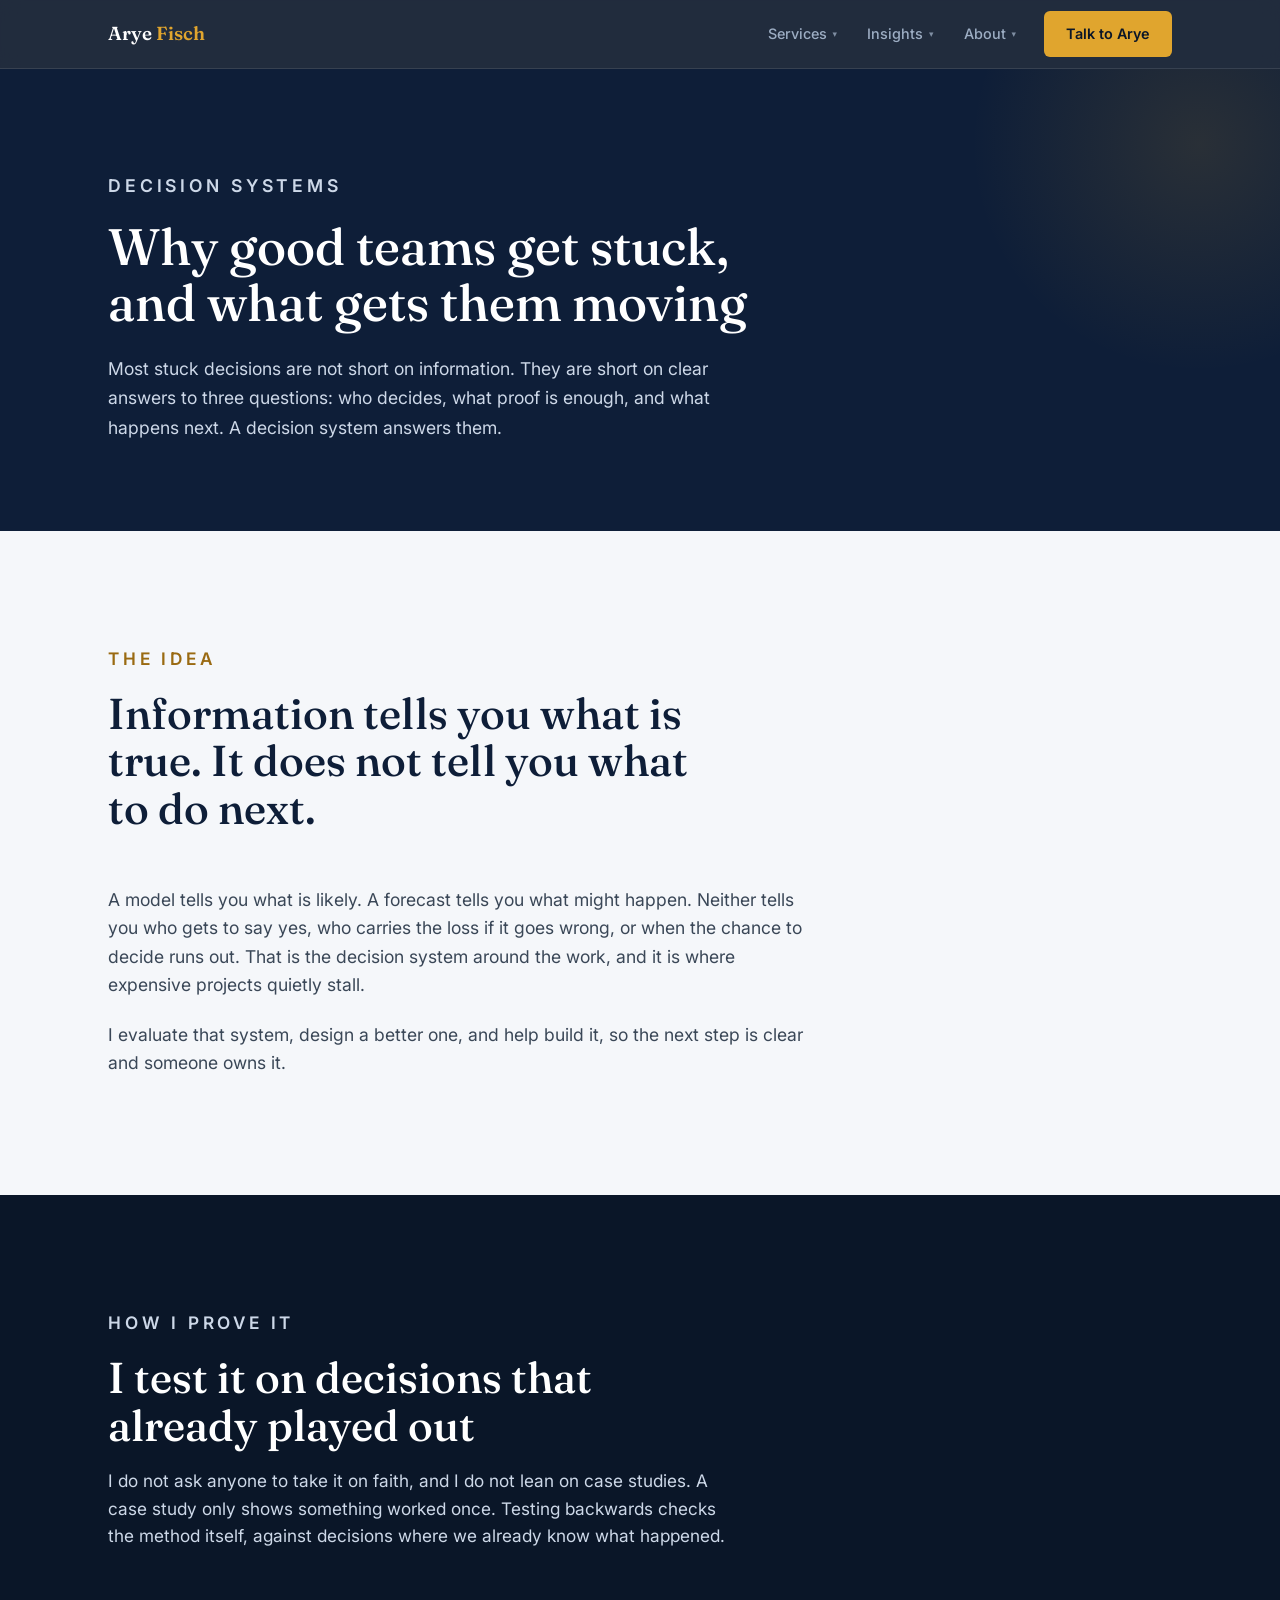
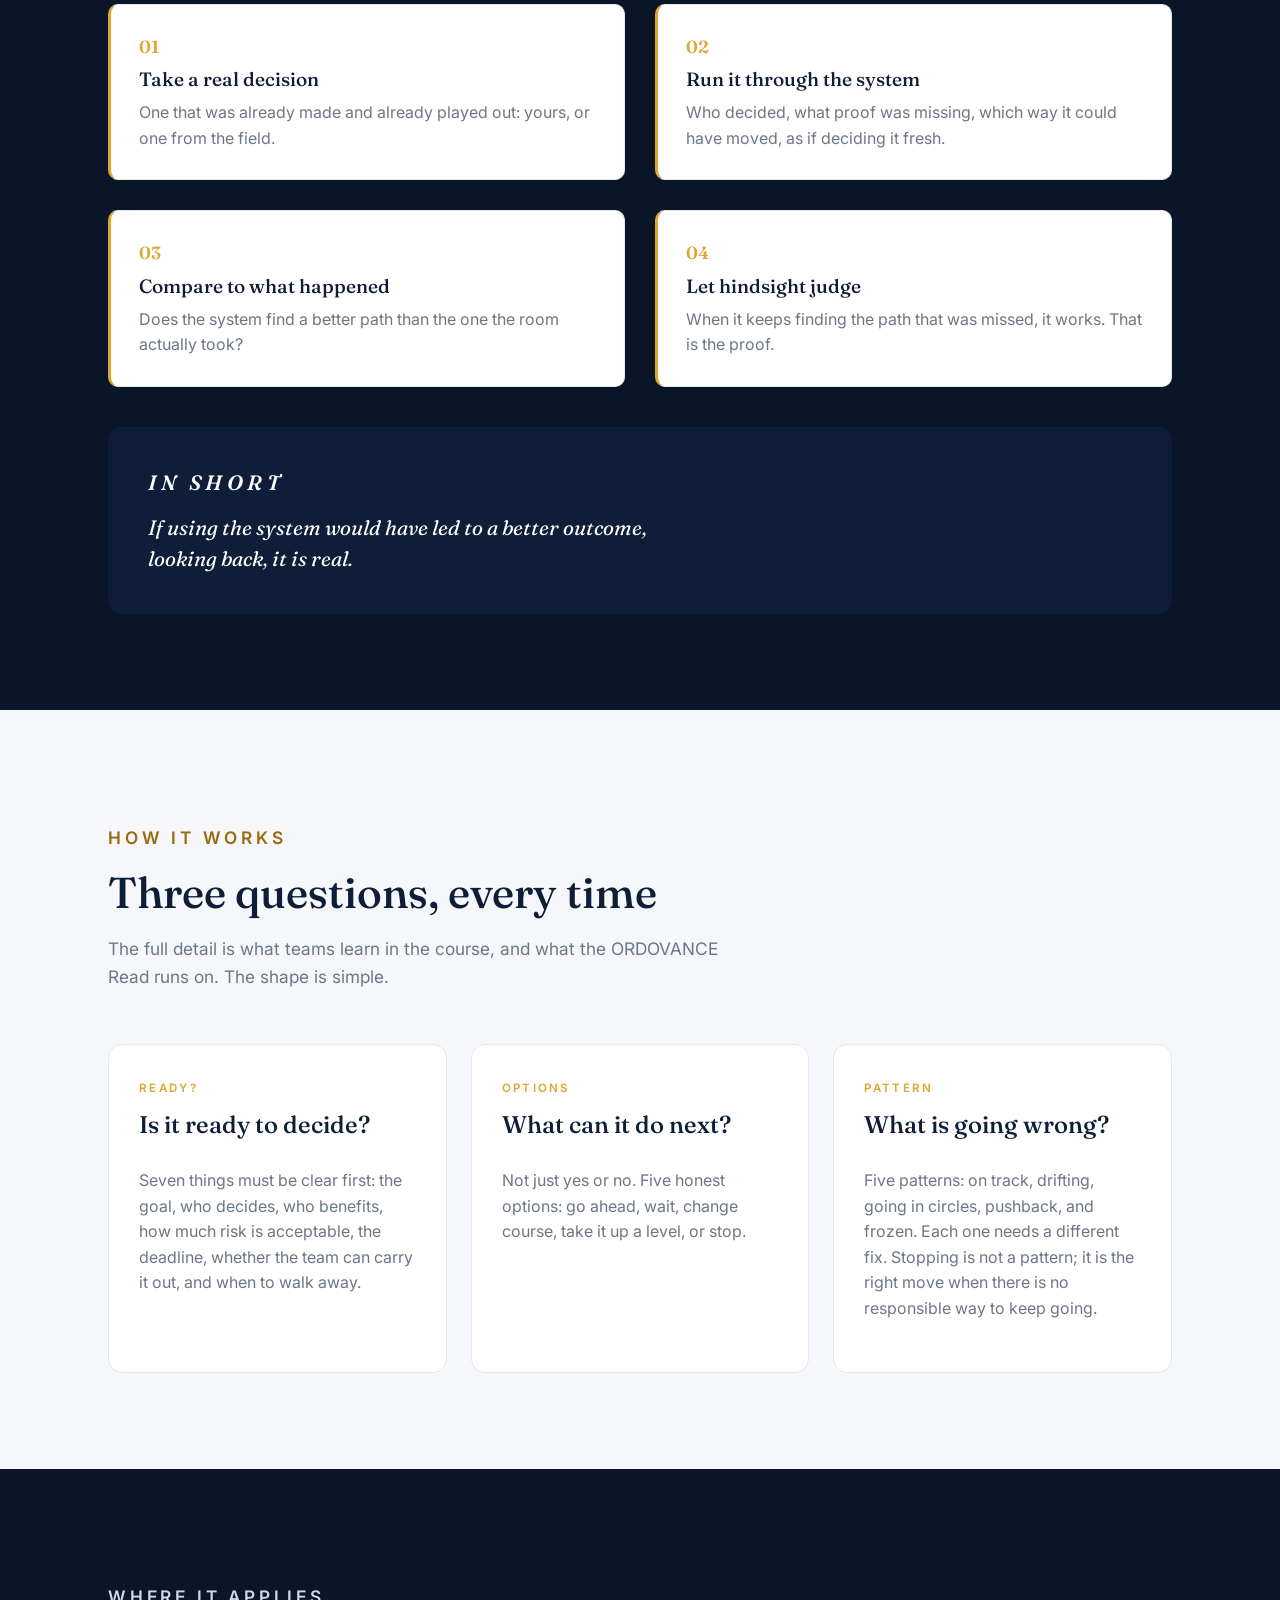
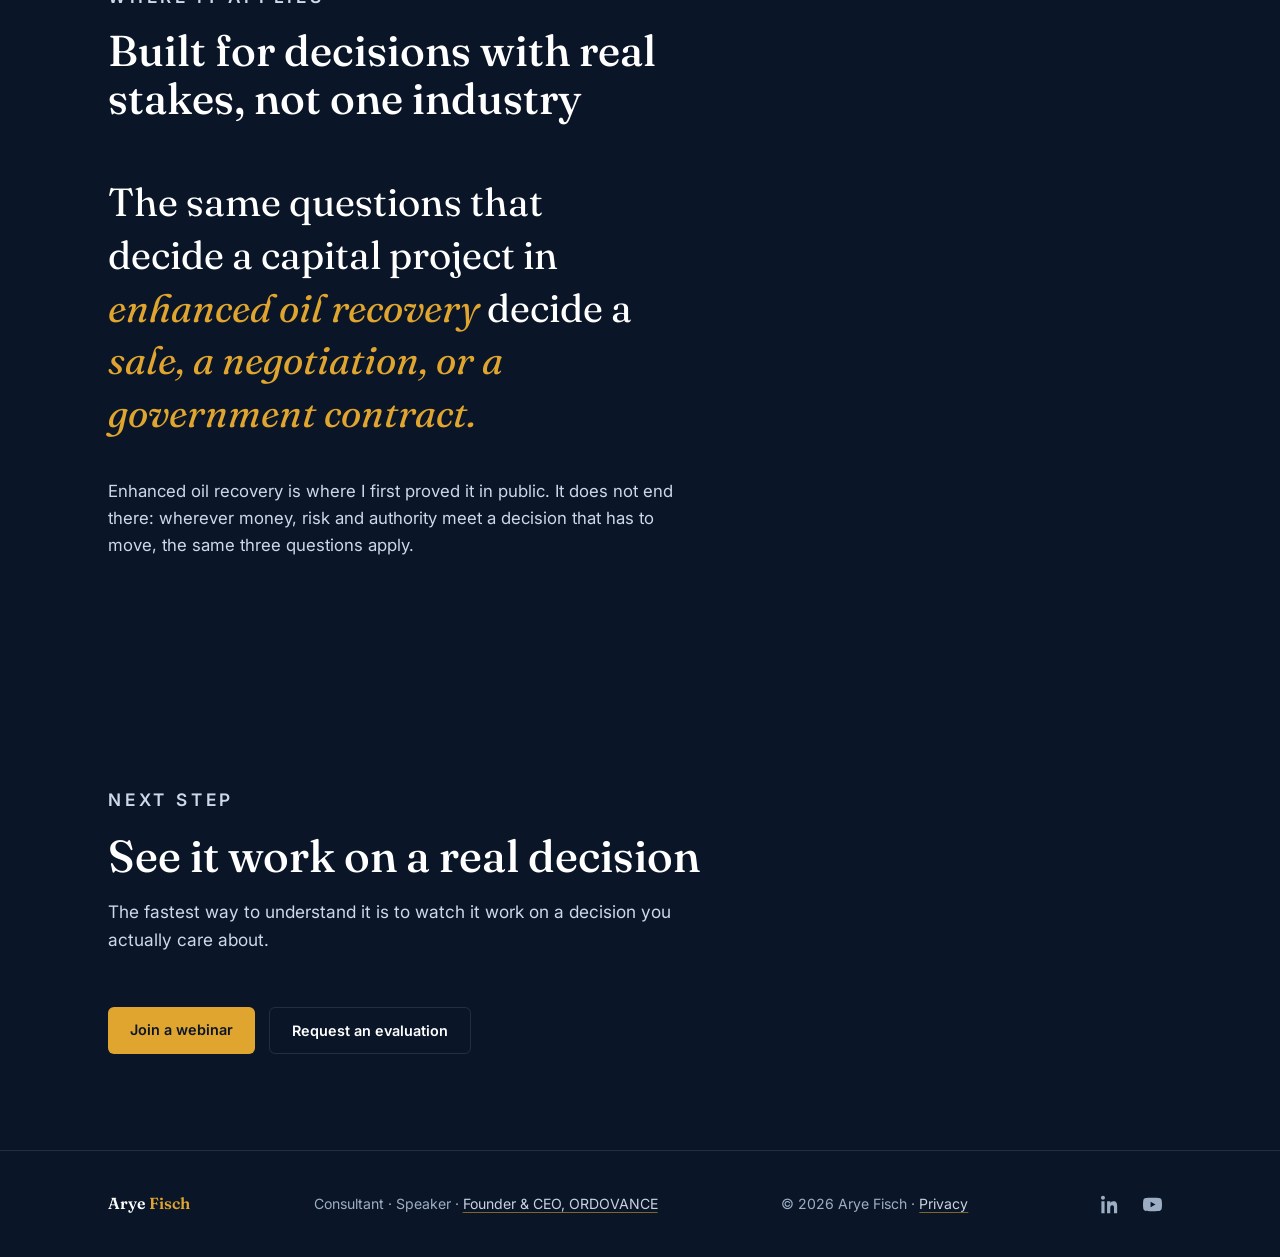
<file: idea.html>
<!DOCTYPE html>
<html lang="en">
<head>
<meta charset="UTF-8" />
<meta name="viewport" content="width=device-width, initial-scale=1.0" />
<title>Decision Systems | Arye Fisch</title>
<meta name="description" content="Why good teams get stuck, and what gets them moving: who decides, what proof is enough, and what happens next. Decision systems by Arye Fisch." />
<meta property="og:type" content="website" />
<meta property="og:site_name" content="Arye Fisch" />
<meta property="og:title" content="Decision Systems — Arye Fisch" />
<meta property="og:description" content="A practical structure for determining what can responsibly move next in high-stakes work." />
<meta property="og:url" content="https://www.aryefisch.com/idea.html" />
<meta name="twitter:card" content="summary" />
<meta name="twitter:title" content="Decision Systems — Arye Fisch" />
<meta name="twitter:description" content="A practical structure for determining what can responsibly move next in high-stakes work." />
<link rel="canonical" href="https://www.aryefisch.com/idea.html" />
<link rel="icon" type="image/png" sizes="32x32" href="favicon-32.png" />
<link rel="apple-touch-icon" href="apple-touch-icon.png" />
<link rel="preconnect" href="https://fonts.googleapis.com" />
<link rel="preconnect" href="https://fonts.gstatic.com" crossorigin />
<link href="https://fonts.googleapis.com/css2?family=Fraunces:opsz,wght@9..144,400;9..144,500;9..144,600&amp;family=Inter:wght@400;500;600;700&amp;display=swap" rel="stylesheet" />
<link rel="stylesheet" href="styles.css" />
</head>
<body>
<header>
  <div class="wrap nav">
    <a href="index.html" class="brand">Arye <span>Fisch</span></a>
    <button class="menu-burger" id="navToggle" aria-label="Menu" aria-controls="navLinks" aria-expanded="false"><span></span><span></span><span></span></button>
    <nav class="nav-menu" id="navLinks" aria-label="Primary navigation">
      <div class="menu-group">
        <button type="button" class="menu-trigger" aria-expanded="false" aria-haspopup="true">Services</button>
        <div class="menu-panel">
          <a href="deal-reading.html">Conversation consulting</a>
          <a href="advisory.html">Advisory</a>
          <a href="advisory.html" class="menu-sub">Preparation</a>
          <a href="advisory.html" class="menu-sub">Simplification</a>
          <a href="advisory.html" class="menu-sub">Participation &amp; debrief</a>
        </div>
      </div>
      <div class="menu-group">
        <button type="button" class="menu-trigger" aria-expanded="false" aria-haspopup="true">Insights</button>
        <div class="menu-panel">
          <a href="insights.html">Articles</a>
          <a href="webinars.html">Webinars</a>
          <a href="idea.html">Decision Systems</a>
        </div>
      </div>
      <div class="menu-group">
        <button type="button" class="menu-trigger" aria-expanded="false" aria-haspopup="true">About</button>
        <div class="menu-panel">
          <a href="about.html">About Arye</a>
          <a href="https://ordovance.com" target="_blank" rel="noopener">Ordovance ↗</a>
        </div>
      </div>
      <a href="mailto:arye@aryefisch.com?subject=An%20important%20conversation" class="btn btn-amber nav-cta">Talk to Arye</a>
    </nav>
  </div>
</header>

<section class="page-hero">
  <div class="wrap">
    <p class="eyebrow">Decision Systems</p>
    <h1>Why good teams get stuck, and what gets them moving</h1>
    <p>Most stuck decisions are not short on information. They are short on clear answers to three questions: who decides, what proof is enough, and what happens next. A decision system answers them.</p>
  </div>
</section>

<section>
  <div class="wrap">
    <div class="section-head"><p class="eyebrow">The idea</p><h2>Information tells you what is true. It does not tell you what to do next.</h2></div>
    <div class="lead-body">
      <p>A model tells you what is likely. A forecast tells you what might happen. Neither tells you who gets to say yes, who carries the loss if it goes wrong, or when the chance to decide runs out. That is the decision system around the work, and it is where expensive projects quietly stall.</p>
      <p>I evaluate that system, design a better one, and help build it, so the next step is clear and someone owns it.</p>
    </div>
  </div>
</section>

<section class="dark">
  <div class="wrap">
    <div class="section-head on-dark"><p class="eyebrow">How I prove it</p><h2>I test it on decisions that already played out</h2><p>I do not ask anyone to take it on faith, and I do not lean on case studies. A case study only shows something worked once. Testing backwards checks the method itself, against decisions where we already know what happened.</p></div>
    <div class="rv">
      <div class="step"><div class="n">01</div><h3>Take a real decision</h3><p>One that was already made and already played out: yours, or one from the field.</p></div>
      <div class="step"><div class="n">02</div><h3>Run it through the system</h3><p>Who decided, what proof was missing, which way it could have moved, as if deciding it fresh.</p></div>
      <div class="step"><div class="n">03</div><h3>Compare to what happened</h3><p>Does the system find a better path than the one the room actually took?</p></div>
      <div class="step"><div class="n">04</div><h3>Let hindsight judge</h3><p>When it keeps finding the path that was missed, it works. That is the proof.</p></div>
    </div>
    <div class="callout"><p class="eyebrow">In short</p><p>If using the system would have led to a better outcome, looking back, it is real.</p></div>
  </div>
</section>

<section>
  <div class="wrap">
    <div class="section-head"><p class="eyebrow">How it works</p><h2>Three questions, every time</h2><p>The full detail is what teams learn in the course, and what the ORDOVANCE Read runs on. The shape is simple.</p></div>
    <div class="cards">
      <div class="card"><span class="kicker">Ready?</span><h3>Is it ready to decide?</h3><p>Seven things must be clear first: the goal, who decides, who benefits, how much risk is acceptable, the deadline, whether the team can carry it out, and when to walk away.</p></div>
      <div class="card"><span class="kicker">Options</span><h3>What can it do next?</h3><p>Not just yes or no. Five honest options: go ahead, wait, change course, take it up a level, or stop.</p></div>
      <div class="card"><span class="kicker">Pattern</span><h3>What is going wrong?</h3><p>Five patterns: on track, drifting, going in circles, pushback, and frozen. Each one needs a different fix. Stopping is not a pattern; it is the right move when there is no responsible way to keep going.</p></div>
    </div>
  </div>
</section>

<section class="dark">
  <div class="wrap">
    <div class="section-head on-dark"><p class="eyebrow">Where it applies</p><h2>Built for decisions with real stakes, not one industry</h2></div>
    <p class="scope-statement">The same questions that decide a capital project in <span class="am">enhanced oil recovery</span> decide a <span class="am">sale, a negotiation, or a government contract.</span></p>
    <p class="scope-note">Enhanced oil recovery is where I first proved it in public. It does not end there: wherever money, risk and authority meet a decision that has to move, the same three questions apply.</p>
  </div>
</section>

<section class="contact">
  <div class="wrap">
    <div class="section-head on-dark"><p class="eyebrow">Next step</p><h2>See it work on a real decision</h2><p>The fastest way to understand it is to watch it work on a decision you actually care about.</p></div>
    <div class="hero-cta"><a href="webinars.html" class="btn btn-amber">Join a webinar</a><a href="index.html#contact" class="btn btn-ghost">Request an evaluation</a></div>
  </div>
</section>

<footer>
  <div class="wrap foot">
    <span class="brand">Arye <span style="color:var(--amber)">Fisch</span></span>
    <span>Consultant · Speaker · <a href="https://ordovance.com/">Founder &amp; CEO, ORDOVANCE</a></span>
    <span>© 2026 Arye Fisch · <a href="privacy.html">Privacy</a></span>
  <span class="foot-social"><a href="https://www.linkedin.com/in/aryefisch/" class="ic" aria-label="LinkedIn" target="_blank" rel="noopener"><svg viewBox="0 0 24 24"><path d="M4.98 3.5C4.98 4.88 3.87 6 2.5 6S0 4.88 0 3.5 1.12 1 2.5 1s2.48 1.12 2.48 2.5zM.5 8h4V23h-4V8zm7.5 0h3.8v2.05h.05c.53-1 1.83-2.05 3.77-2.05 4.03 0 4.78 2.65 4.78 6.1V23h-4v-6.6c0-1.57-.03-3.6-2.2-3.6-2.2 0-2.53 1.72-2.53 3.49V23h-4V8z"/></svg></a><a href="https://www.youtube.com/@AryeFisch" class="ic" aria-label="YouTube" target="_blank" rel="noopener"><svg viewBox="0 0 24 24"><path d="M23.5 6.2a3 3 0 0 0-2.1-2.1C19.5 3.5 12 3.5 12 3.5s-7.5 0-9.4.6A3 3 0 0 0 .5 6.2 31 31 0 0 0 0 12a31 31 0 0 0 .5 5.8 3 3 0 0 0 2.1 2.1c1.9.6 9.4.6 9.4.6s7.5 0 9.4-.6a3 3 0 0 0 2.1-2.1A31 31 0 0 0 24 12a31 31 0 0 0-.5-5.8zM9.6 15.6V8.4l6.2 3.6-6.2 3.6z"/></svg></a></span></div>
</footer>
<script>
  const toggle=document.getElementById('navToggle'),links=document.getElementById('navLinks');
  toggle.addEventListener('click',()=>{const o=links.classList.toggle('open');toggle.setAttribute('aria-expanded',o);});
  links.querySelectorAll('a').forEach(a=>a.addEventListener('click',()=>{links.classList.remove('open');toggle.setAttribute('aria-expanded','false');}));
  const sb=document.getElementById('shareBtn');
  if(sb){sb.addEventListener('click',async()=>{const data={title:document.title,text:'Decision intelligence for high-stakes decisions.',url:location.href};try{if(navigator.share){await navigator.share(data);}else{await navigator.clipboard.writeText(location.href);sb.classList.add('copied');setTimeout(()=>sb.classList.remove('copied'),1600);}}catch(e){}});}
  const io=new IntersectionObserver(es=>{es.forEach(e=>{if(e.isIntersecting){e.target.classList.add('in');io.unobserve(e.target);}})},{threshold:0.12});
  document.querySelectorAll('.section-head,.lead-body,.rv .step,.callout,.card,.scope-statement,.scope-note').forEach(el=>{el.classList.add('reveal');io.observe(el);});
</script>
<script src="menu.js" defer></script>
</body>
</html>
</file>
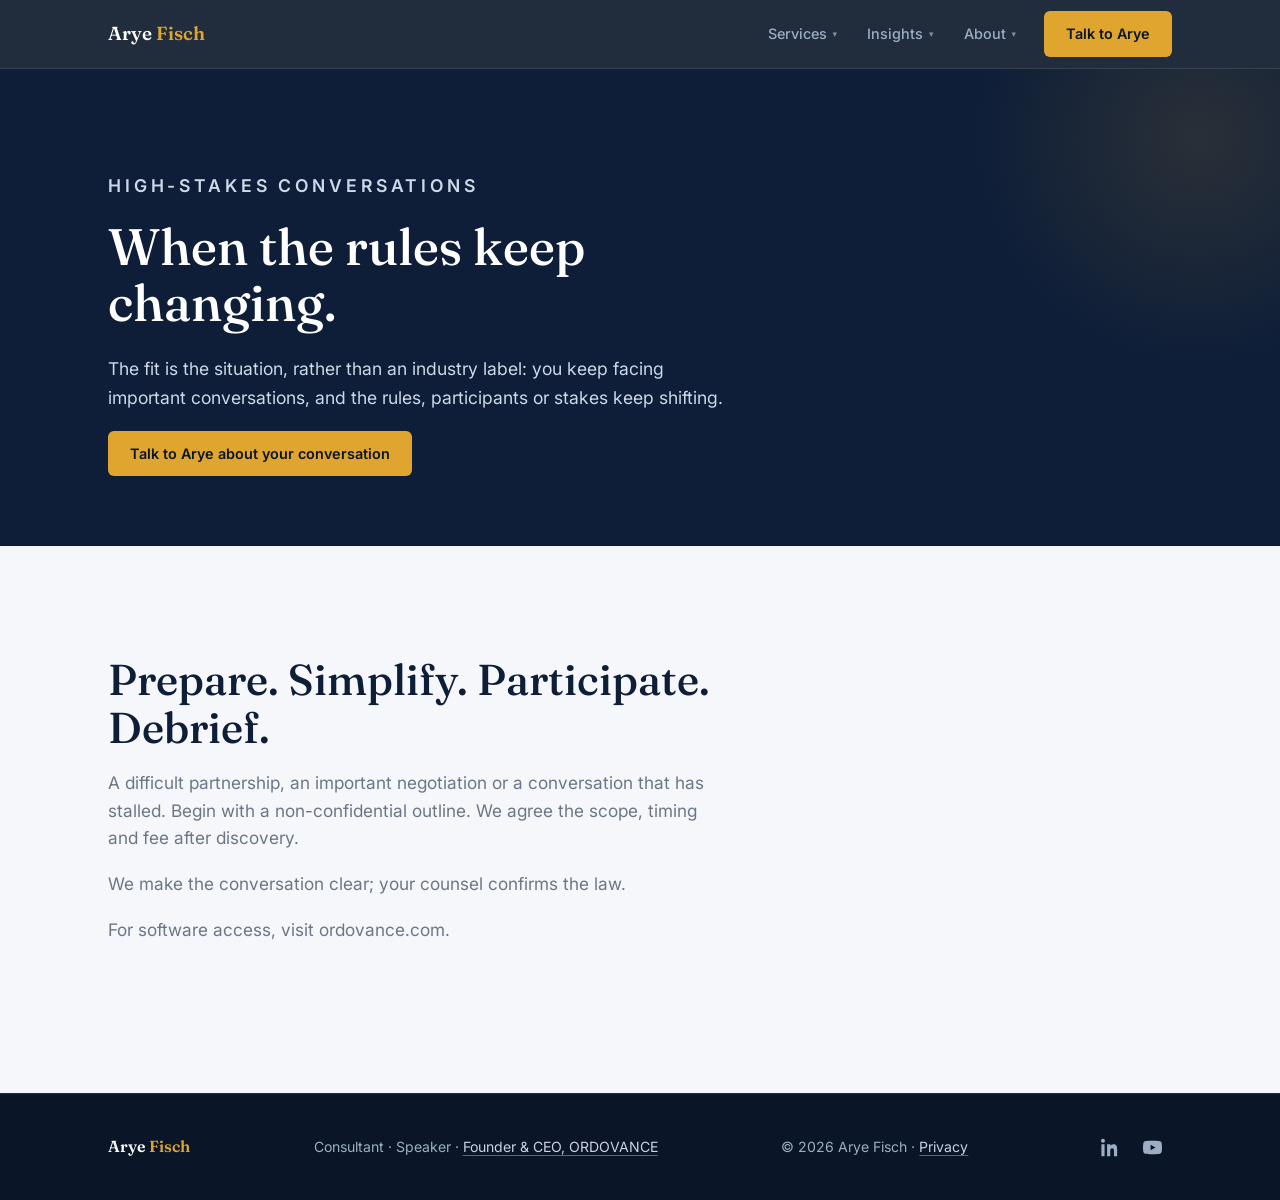
<file: industries.html>
<!DOCTYPE html>
<!-- aryefisch.com | Created: 2026-06-19 08:44 CDT (regenerated) -->
<html lang="en">
<head>
<meta charset="UTF-8" />
<meta name="viewport" content="width=device-width, initial-scale=1.0" />
<title>Industries — Arye Fisch</title>
<meta name="description" content="Consulting for high-stakes conversations where the rules, participants and stakes keep changing." />
<meta property="og:type" content="website" />
<meta property="og:site_name" content="Arye Fisch" />
<meta property="og:title" content="Industries — Arye Fisch" />
<meta property="og:description" content="Consulting for high-stakes conversations where the rules, participants and stakes keep changing." />
<meta property="og:url" content="https://www.aryefisch.com/industries.html" />
<meta name="twitter:card" content="summary" />
<meta name="twitter:title" content="Industries — Arye Fisch" />
<meta name="twitter:description" content="Consulting for high-stakes conversations where the rules, participants and stakes keep changing." />
<link rel="canonical" href="https://www.aryefisch.com/industries.html" />
<link rel="icon" type="image/png" sizes="32x32" href="favicon-32.png" />
<link rel="apple-touch-icon" href="apple-touch-icon.png" />
<link rel="preconnect" href="https://fonts.googleapis.com" />
<link rel="preconnect" href="https://fonts.gstatic.com" crossorigin />
<link href="https://fonts.googleapis.com/css2?family=Fraunces:opsz,wght@9..144,400;9..144,500;9..144,600&amp;family=Inter:wght@400;500;600;700&amp;display=swap" rel="stylesheet" />
<link rel="stylesheet" href="styles.css" />
</head>
<body>
<header>
  <div class="wrap nav">
    <a href="index.html" class="brand">Arye <span>Fisch</span></a>
    <button class="menu-burger" id="navToggle" aria-label="Menu" aria-controls="navLinks" aria-expanded="false"><span></span><span></span><span></span></button>
    <nav class="nav-menu" id="navLinks" aria-label="Primary navigation">
      <div class="menu-group">
        <button type="button" class="menu-trigger" aria-expanded="false" aria-haspopup="true">Services</button>
        <div class="menu-panel">
          <a href="deal-reading.html">Conversation consulting</a>
          <a href="advisory.html">Advisory</a>
          <a href="advisory.html" class="menu-sub">Preparation</a>
          <a href="advisory.html" class="menu-sub">Simplification</a>
          <a href="advisory.html" class="menu-sub">Participation &amp; debrief</a>
        </div>
      </div>
      <div class="menu-group">
        <button type="button" class="menu-trigger" aria-expanded="false" aria-haspopup="true">Insights</button>
        <div class="menu-panel">
          <a href="insights.html">Articles</a>
          <a href="webinars.html">Webinars</a>
          <a href="idea.html">Decision Systems</a>
        </div>
      </div>
      <div class="menu-group">
        <button type="button" class="menu-trigger" aria-expanded="false" aria-haspopup="true">About</button>
        <div class="menu-panel">
          <a href="about.html">About Arye</a>
          <a href="https://ordovance.com" target="_blank" rel="noopener">Ordovance ↗</a>
        </div>
      </div>
      <a href="mailto:arye@aryefisch.com?subject=An%20important%20conversation" class="btn btn-amber nav-cta">Talk to Arye</a>
    </nav>
  </div>
</header>

<section class="page-hero"><div class="wrap"><p class="eyebrow">High-stakes conversations</p><h1>When the rules keep changing.</h1><p>The fit is the situation, rather than an industry label: you keep facing important conversations, and the rules, participants or stakes keep shifting.</p><a href="index.html#contact" class="btn btn-amber">Talk to Arye about your conversation</a></div></section><section><div class="wrap"><div class="section-head"><h2>Prepare. Simplify. Participate. Debrief.</h2><p>A difficult partnership, an important negotiation or a conversation that has stalled. Begin with a non-confidential outline. We agree the scope, timing and fee after discovery.</p><p>We make the conversation clear; your counsel confirms the law.</p><p>For software access, visit <a href="https://ordovance.com/">ordovance.com</a>.</p></div></div></section><footer>
  <div class="wrap foot">
    <span class="brand">Arye <span style="color:var(--amber)">Fisch</span></span>
    <span>Consultant · Speaker · <a href="https://ordovance.com/">Founder &amp; CEO, ORDOVANCE</a></span>
    <span>© 2026 Arye Fisch · <a href="privacy.html">Privacy</a></span>
  <span class="foot-social"><a href="https://www.linkedin.com/in/aryefisch/" class="ic" aria-label="LinkedIn" target="_blank" rel="noopener"><svg viewBox="0 0 24 24"><path d="M4.98 3.5C4.98 4.88 3.87 6 2.5 6S0 4.88 0 3.5 1.12 1 2.5 1s2.48 1.12 2.48 2.5zM.5 8h4V23h-4V8zm7.5 0h3.8v2.05h.05c.53-1 1.83-2.05 3.77-2.05 4.03 0 4.78 2.65 4.78 6.1V23h-4v-6.6c0-1.57-.03-3.6-2.2-3.6-2.2 0-2.53 1.72-2.53 3.49V23h-4V8z"/></svg></a><a href="https://www.youtube.com/@AryeFisch" class="ic" aria-label="YouTube" target="_blank" rel="noopener"><svg viewBox="0 0 24 24"><path d="M23.5 6.2a3 3 0 0 0-2.1-2.1C19.5 3.5 12 3.5 12 3.5s-7.5 0-9.4.6A3 3 0 0 0 .5 6.2 31 31 0 0 0 0 12a31 31 0 0 0 .5 5.8 3 3 0 0 0 2.1 2.1c1.9.6 9.4.6 9.4.6s7.5 0 9.4-.6a3 3 0 0 0 2.1-2.1A31 31 0 0 0 24 12a31 31 0 0 0-.5-5.8zM9.6 15.6V8.4l6.2 3.6-6.2 3.6z"/></svg></a></span></div>
</footer>
<script>
  const toggle=document.getElementById('navToggle'),links=document.getElementById('navLinks');
  toggle.addEventListener('click',()=>{const o=links.classList.toggle('open');toggle.setAttribute('aria-expanded',o);});
  links.querySelectorAll('a').forEach(a=>a.addEventListener('click',()=>{links.classList.remove('open');toggle.setAttribute('aria-expanded','false');}));
  const sb=document.getElementById('shareBtn');
  if(sb){sb.addEventListener('click',async()=>{const data={title:document.title,text:'Decision intelligence for high-stakes decisions.',url:location.href};try{if(navigator.share){await navigator.share(data);}else{await navigator.clipboard.writeText(location.href);sb.classList.add('copied');setTimeout(()=>sb.classList.remove('copied'),1600);}}catch(e){}});}
  const io=new IntersectionObserver(es=>{es.forEach(e=>{if(e.isIntersecting){e.target.classList.add('in');io.unobserve(e.target);}})},{threshold:0.12});
  document.querySelectorAll('.section-head,.acc,.contact .section-head').forEach(el=>{el.classList.add('reveal');io.observe(el);});
</script>
<script src="menu.js" defer></script>
</body>
</html>
</file>
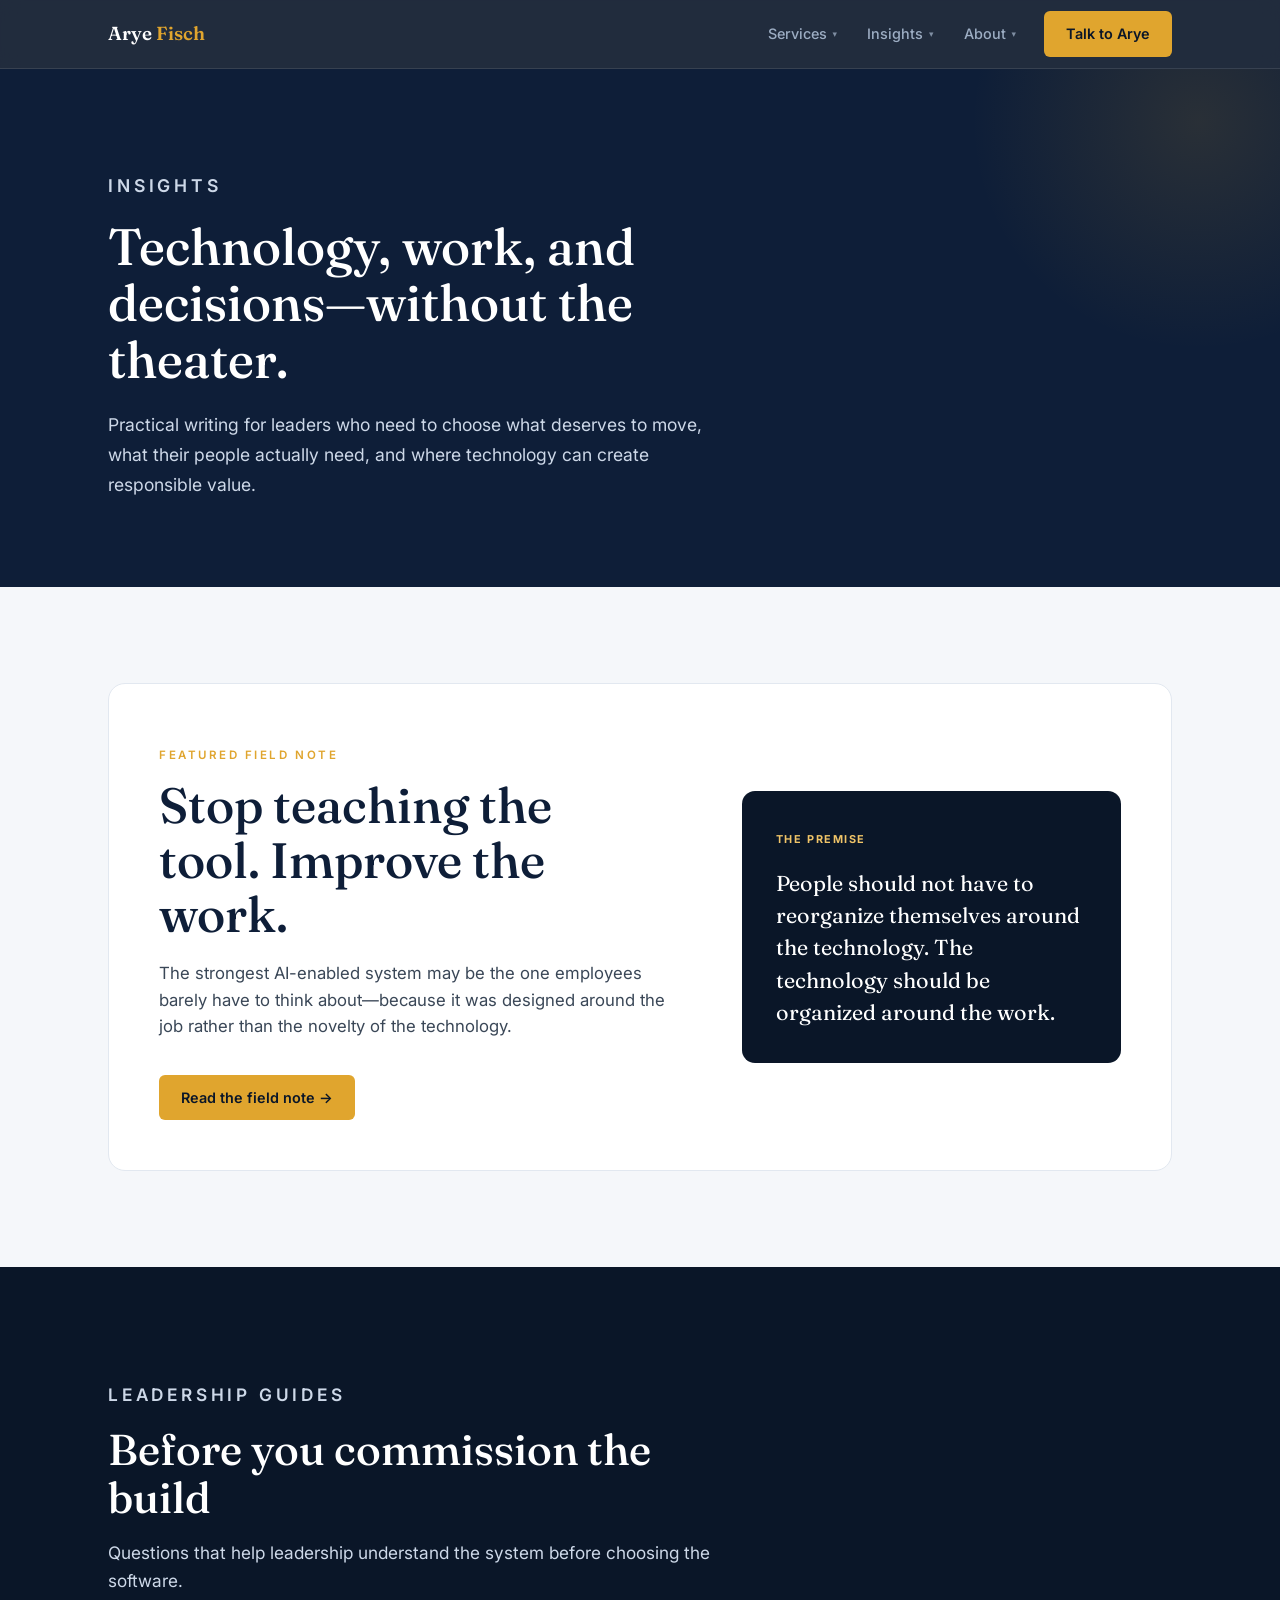
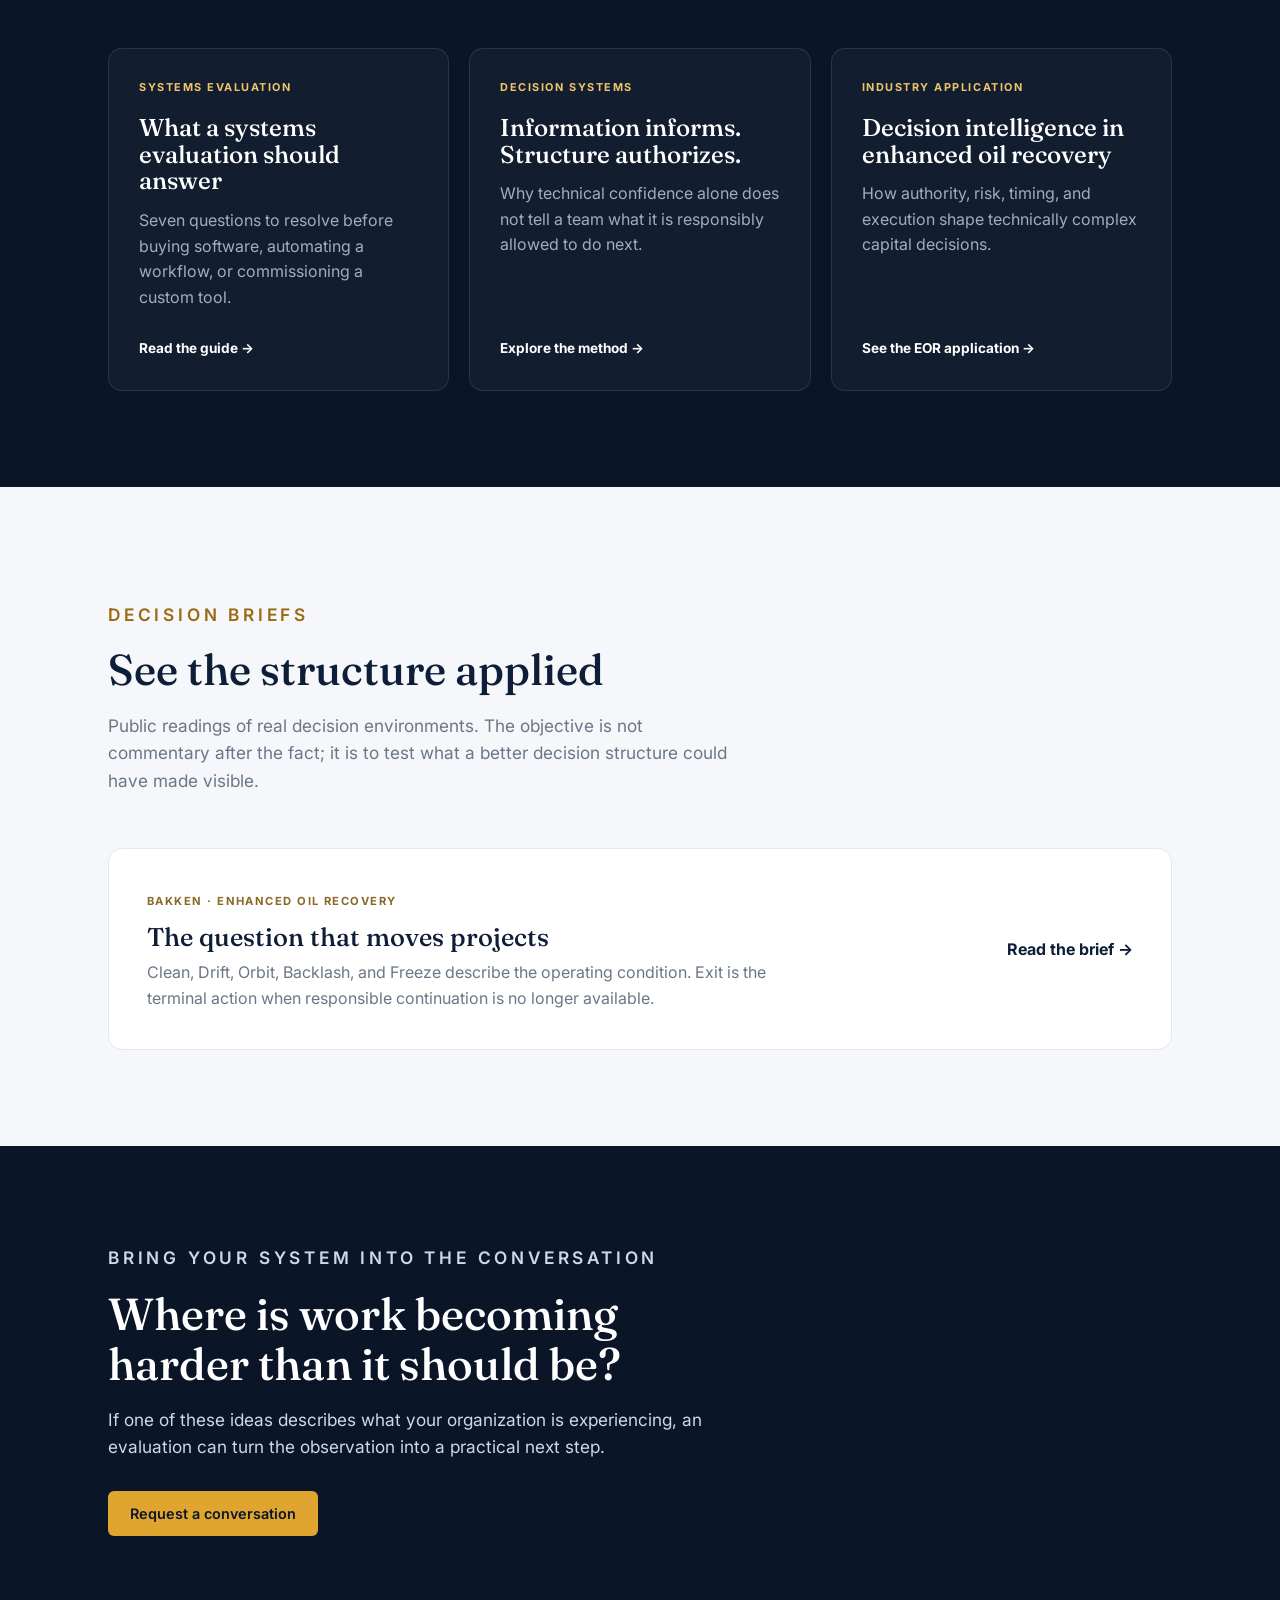
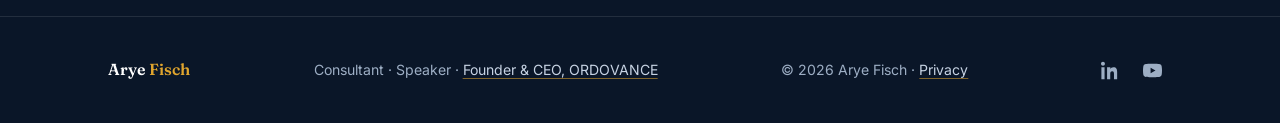
<file: insights.html>
<!DOCTYPE html>
<html lang="en">
<head>
<meta charset="UTF-8" />
<meta name="viewport" content="width=device-width, initial-scale=1.0" />
<title>Insights on AI, Technology &amp; Decision Systems | Arye Fisch</title>
<meta name="description" content="Practical writing from Arye Fisch on AI strategy, human-centered tools, workflow design, decision intelligence, and high-stakes organizational systems." />
<meta property="og:type" content="website" />
<meta property="og:site_name" content="Arye Fisch" />
<meta property="og:title" content="Insights on Technology, Work &amp; Decisions — Arye Fisch" />
<meta property="og:description" content="Field notes for leaders making choices about technology, AI, and consequential work." />
<meta property="og:url" content="https://www.aryefisch.com/insights.html" />
<meta name="twitter:card" content="summary" />
<meta name="twitter:title" content="Insights on Technology, Work &amp; Decisions — Arye Fisch" />
<meta name="twitter:description" content="Field notes for leaders making choices about technology, AI, and consequential work." />
<link rel="canonical" href="https://www.aryefisch.com/insights.html" />
<link rel="icon" type="image/png" sizes="32x32" href="favicon-32.png" />
<link rel="apple-touch-icon" href="apple-touch-icon.png" />
<link rel="preconnect" href="https://fonts.googleapis.com" />
<link rel="preconnect" href="https://fonts.gstatic.com" crossorigin />
<link href="https://fonts.googleapis.com/css2?family=Fraunces:opsz,wght@9..144,400;9..144,500;9..144,600&amp;family=Inter:wght@400;500;600;700&amp;display=swap" rel="stylesheet" />
<link rel="stylesheet" href="styles.css" />
<script type="application/ld+json">
{
  "@context":"https://schema.org",
  "@type":"CollectionPage",
  "name":"Insights on Technology, Work and Decisions",
  "url":"https://www.aryefisch.com/insights.html",
  "description":"Practical writing on AI strategy, human-centered tools, workflow design, and decision systems.",
  "author":{"@id":"https://www.aryefisch.com/#person","@type":"Person","name":"Arye Fisch"},
  "inLanguage":"en-US"
}
</script>
</head>
<body>
<header>
  <div class="wrap nav">
    <a href="index.html" class="brand">Arye <span>Fisch</span></a>
    <button class="menu-burger" id="navToggle" aria-label="Menu" aria-controls="navLinks" aria-expanded="false"><span></span><span></span><span></span></button>
    <nav class="nav-menu" id="navLinks" aria-label="Primary navigation">
      <div class="menu-group">
        <button type="button" class="menu-trigger" aria-expanded="false" aria-haspopup="true">Services</button>
        <div class="menu-panel">
          <a href="deal-reading.html">Conversation consulting</a>
          <a href="advisory.html">Advisory</a>
          <a href="advisory.html" class="menu-sub">Preparation</a>
          <a href="advisory.html" class="menu-sub">Simplification</a>
          <a href="advisory.html" class="menu-sub">Participation &amp; debrief</a>
        </div>
      </div>
      <div class="menu-group">
        <button type="button" class="menu-trigger" aria-expanded="false" aria-haspopup="true">Insights</button>
        <div class="menu-panel">
          <a href="insights.html">Articles</a>
          <a href="webinars.html">Webinars</a>
          <a href="idea.html">Decision Systems</a>
        </div>
      </div>
      <div class="menu-group">
        <button type="button" class="menu-trigger" aria-expanded="false" aria-haspopup="true">About</button>
        <div class="menu-panel">
          <a href="about.html">About Arye</a>
          <a href="https://ordovance.com" target="_blank" rel="noopener">Ordovance ↗</a>
        </div>
      </div>
      <a href="mailto:arye@aryefisch.com?subject=An%20important%20conversation" class="btn btn-amber nav-cta">Talk to Arye</a>
    </nav>
  </div>
</header>

<main>
<section class="page-hero insights-hero"><div class="wrap"><p class="eyebrow">Insights</p><h1>Technology, work, and decisions—without the theater.</h1><p>Practical writing for leaders who need to choose what deserves to move, what their people actually need, and where technology can create responsible value.</p></div></section>

<section>
  <div class="wrap">
    <article class="featured-insight">
      <div><p class="eyebrow">Featured field note</p><h2>Stop teaching the tool. Improve the work.</h2><p>The strongest AI-enabled system may be the one employees barely have to think about—because it was designed around the job rather than the novelty of the technology.</p><a href="better-tools.html" class="btn btn-amber">Read the field note →</a></div>
      <aside><span>The premise</span><blockquote>People should not have to reorganize themselves around the technology. The technology should be organized around the work.</blockquote></aside>
    </article>
  </div>
</section>

<section class="dark">
  <div class="wrap">
    <div class="section-head on-dark"><p class="eyebrow">Leadership guides</p><h2>Before you commission the build</h2><p>Questions that help leadership understand the system before choosing the software.</p></div>
    <div class="insight-grid">
      <a class="insight-card" href="systems-evaluation.html"><span>Systems evaluation</span><h3>What a systems evaluation should answer</h3><p>Seven questions to resolve before buying software, automating a workflow, or commissioning a custom tool.</p><small>Read the guide →</small></a>
      <a class="insight-card" href="idea.html"><span>Decision systems</span><h3>Information informs. Structure authorizes.</h3><p>Why technical confidence alone does not tell a team what it is responsibly allowed to do next.</p><small>Explore the method →</small></a>
      <a class="insight-card" href="industries.html"><span>Industry application</span><h3>Decision intelligence in enhanced oil recovery</h3><p>How authority, risk, timing, and execution shape technically complex capital decisions.</p><small>See the EOR application →</small></a>
    </div>
  </div>
</section>

<section>
  <div class="wrap">
    <div class="section-head"><p class="eyebrow">Decision briefs</p><h2>See the structure applied</h2><p>Public readings of real decision environments. The objective is not commentary after the fact; it is to test what a better decision structure could have made visible.</p></div>
    <a class="brief-row" href="/bakken"><div><span>Bakken · Enhanced oil recovery</span><h3>The question that moves projects</h3><p>Clean, Drift, Orbit, Backlash, and Freeze describe the operating condition. Exit is the terminal action when responsible continuation is no longer available.</p></div><strong>Read the brief →</strong></a>
  </div>
</section>

<section class="contact compact-contact"><div class="wrap"><div class="section-head on-dark"><p class="eyebrow">Bring your system into the conversation</p><h2>Where is work becoming harder than it should be?</h2><p>If one of these ideas describes what your organization is experiencing, an evaluation can turn the observation into a practical next step.</p></div><a href="index.html#contact" class="btn btn-amber">Request a conversation</a></div></section>
</main>

<footer><div class="wrap foot"><span class="brand">Arye <span style="color:var(--amber)">Fisch</span></span><span>Consultant · Speaker · <a href="https://ordovance.com/">Founder &amp; CEO, ORDOVANCE</a></span><span>© 2026 Arye Fisch · <a href="privacy.html">Privacy</a></span><span class="foot-social"><a href="https://www.linkedin.com/in/aryefisch/" class="ic" aria-label="LinkedIn" target="_blank" rel="noopener"><svg viewBox="0 0 24 24"><path d="M4.98 3.5C4.98 4.88 3.87 6 2.5 6S0 4.88 0 3.5 1.12 1 2.5 1s2.48 1.12 2.48 2.5zM.5 8h4V23h-4V8zm7.5 0h3.8v2.05h.05c.53-1 1.83-2.05 3.77-2.05 4.03 0 4.78 2.65 4.78 6.1V23h-4v-6.6c0-1.57-.03-3.6-2.2-3.6-2.2 0-2.53 1.72-2.53 3.49V23h-4V8z"/></svg></a><a href="https://www.youtube.com/@AryeFisch" class="ic" aria-label="YouTube" target="_blank" rel="noopener"><svg viewBox="0 0 24 24"><path d="M23.5 6.2a3 3 0 0 0-2.1-2.1C19.5 3.5 12 3.5 12 3.5s-7.5 0-9.4.6A3 3 0 0 0 .5 6.2 31 31 0 0 0 0 12a31 31 0 0 0 .5 5.8 3 3 0 0 0 2.1 2.1c1.9.6 9.4.6 9.4.6s7.5 0 9.4-.6a3 3 0 0 0 2.1-2.1A31 31 0 0 0 24 12a31 31 0 0 0-.5-5.8zM9.6 15.6V8.4l6.2 3.6-6.2 3.6z"/></svg></a></span></div></footer>
<script>
  const toggle=document.getElementById('navToggle'),links=document.getElementById('navLinks');toggle.addEventListener('click',()=>{const o=links.classList.toggle('open');toggle.setAttribute('aria-expanded',o);});links.querySelectorAll('a').forEach(a=>a.addEventListener('click',()=>{links.classList.remove('open');toggle.setAttribute('aria-expanded','false');}));
  const sb=document.getElementById('shareBtn');if(sb){sb.addEventListener('click',async()=>{const data={title:document.title,text:'Field notes on technology, work, and decisions.',url:location.href};try{if(navigator.share){await navigator.share(data);}else{await navigator.clipboard.writeText(location.href);sb.classList.add('copied');setTimeout(()=>sb.classList.remove('copied'),1600);}}catch(e){}});}
  const io=new IntersectionObserver(es=>{es.forEach(e=>{if(e.isIntersecting){e.target.classList.add('in');io.unobserve(e.target);}})},{threshold:0.12});document.querySelectorAll('.featured-insight,.section-head,.insight-card,.brief-row').forEach(el=>{el.classList.add('reveal');io.observe(el);});
</script>
<script src="menu.js" defer></script>
</body>
</html>
</file>
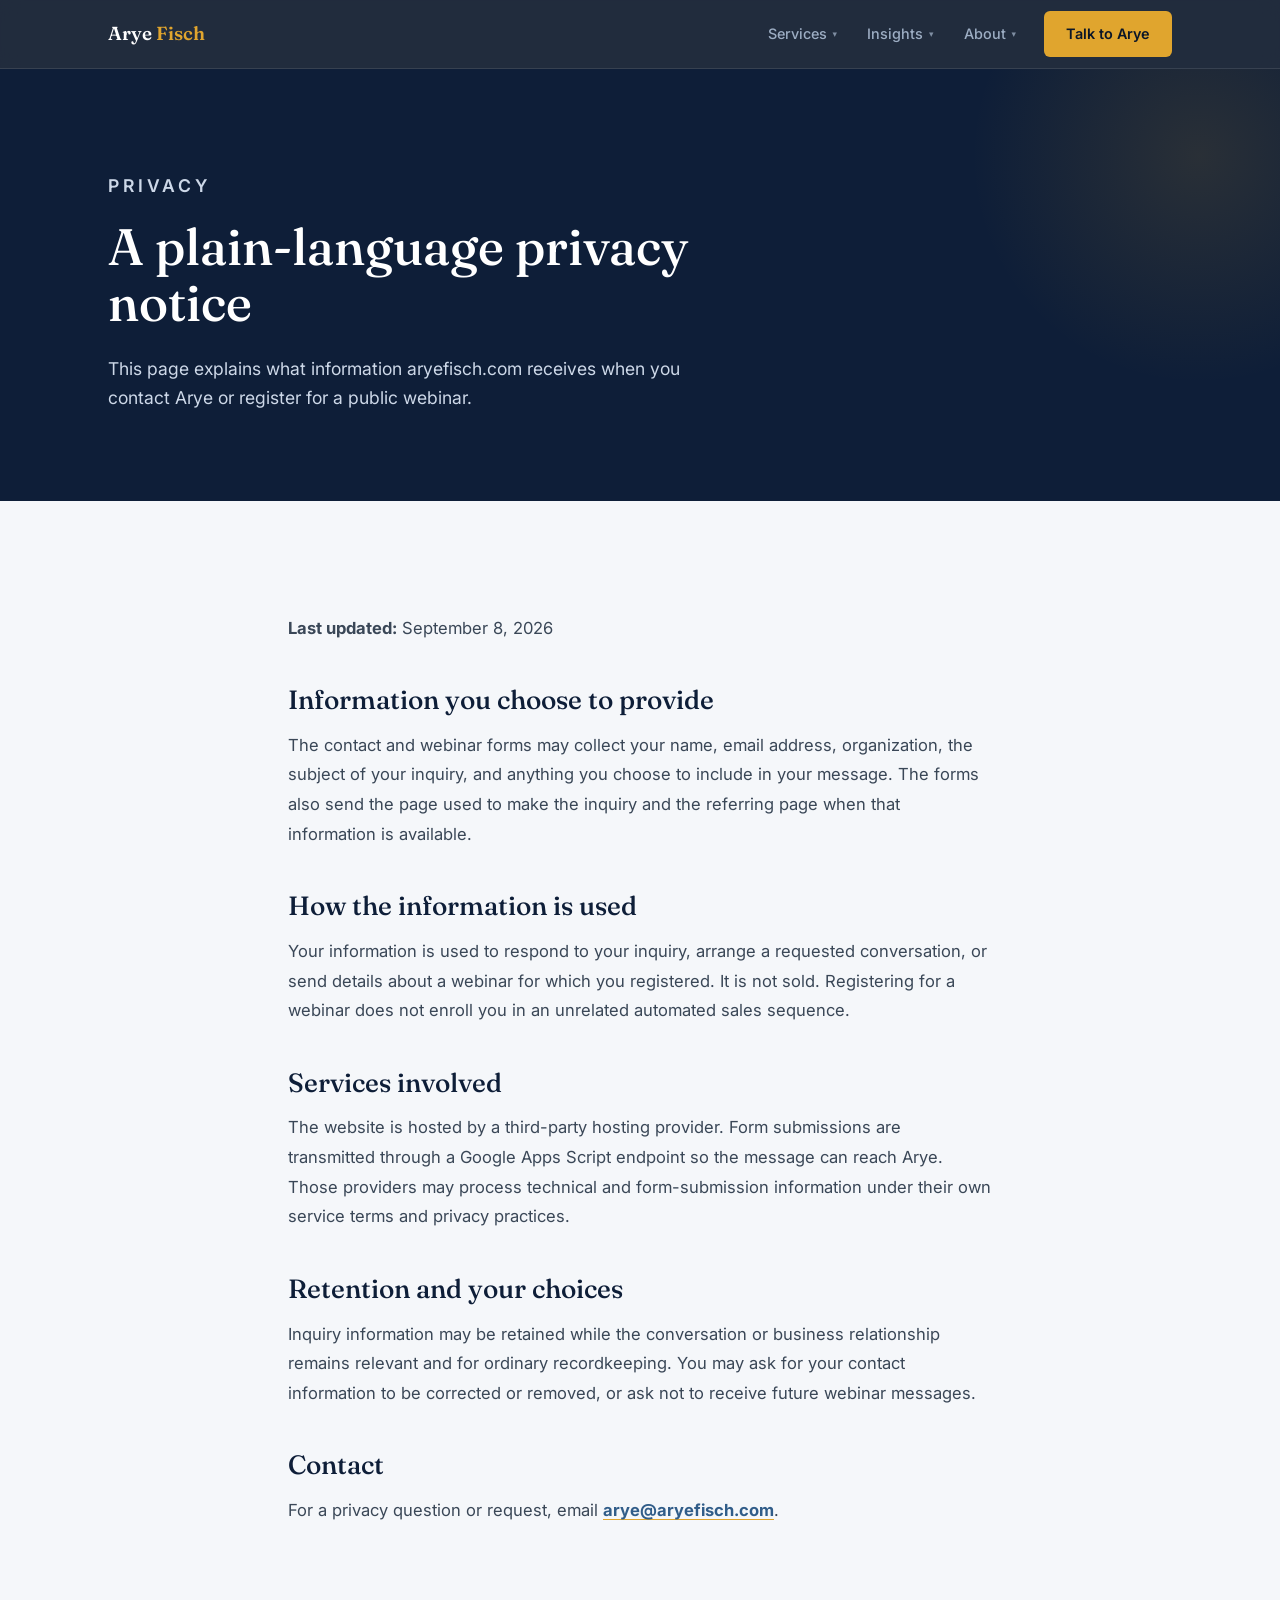
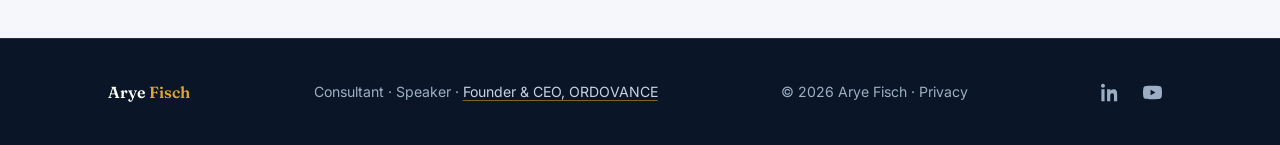
<file: privacy.html>
<!DOCTYPE html>
<html lang="en">
<head>
<meta charset="UTF-8" />
<meta name="viewport" content="width=device-width, initial-scale=1.0" />
<meta name="robots" content="noindex,follow" />
<title>Privacy Notice | Arye Fisch</title>
<meta name="description" content="Privacy notice for aryefisch.com contact and webinar forms." />
<link rel="canonical" href="https://www.aryefisch.com/privacy.html" />
<link rel="icon" type="image/png" sizes="32x32" href="favicon-32.png" />
<link rel="apple-touch-icon" href="apple-touch-icon.png" />
<link rel="preconnect" href="https://fonts.googleapis.com" />
<link rel="preconnect" href="https://fonts.gstatic.com" crossorigin />
<link href="https://fonts.googleapis.com/css2?family=Fraunces:opsz,wght@9..144,400;9..144,500;9..144,600&amp;family=Inter:wght@400;500;600;700&amp;display=swap" rel="stylesheet" />
<link rel="stylesheet" href="styles.css" />
</head>
<body>
<header>
  <div class="wrap nav">
    <a href="index.html" class="brand">Arye <span>Fisch</span></a>
    <button class="menu-burger" id="navToggle" aria-label="Menu" aria-controls="navLinks" aria-expanded="false"><span></span><span></span><span></span></button>
    <nav class="nav-menu" id="navLinks" aria-label="Primary navigation">
      <div class="menu-group">
        <button type="button" class="menu-trigger" aria-expanded="false" aria-haspopup="true">Services</button>
        <div class="menu-panel">
          <a href="deal-reading.html">Conversation consulting</a>
          <a href="advisory.html">Advisory</a>
          <a href="advisory.html" class="menu-sub">Preparation</a>
          <a href="advisory.html" class="menu-sub">Simplification</a>
          <a href="advisory.html" class="menu-sub">Participation &amp; debrief</a>
        </div>
      </div>
      <div class="menu-group">
        <button type="button" class="menu-trigger" aria-expanded="false" aria-haspopup="true">Insights</button>
        <div class="menu-panel">
          <a href="insights.html">Articles</a>
          <a href="webinars.html">Webinars</a>
          <a href="idea.html">Decision Systems</a>
        </div>
      </div>
      <div class="menu-group">
        <button type="button" class="menu-trigger" aria-expanded="false" aria-haspopup="true">About</button>
        <div class="menu-panel">
          <a href="about.html">About Arye</a>
          <a href="https://ordovance.com" target="_blank" rel="noopener">Ordovance ↗</a>
        </div>
      </div>
      <a href="mailto:arye@aryefisch.com?subject=An%20important%20conversation" class="btn btn-amber nav-cta">Talk to Arye</a>
    </nav>
  </div>
</header>
<main>
<section class="page-hero"><div class="wrap"><p class="eyebrow">Privacy</p><h1>A plain-language privacy notice</h1><p>This page explains what information aryefisch.com receives when you contact Arye or register for a public webinar.</p></div></section>
<section><div class="wrap legal-copy">
  <p><strong>Last updated:</strong> September 8, 2026</p>
  <h2>Information you choose to provide</h2>
  <p>The contact and webinar forms may collect your name, email address, organization, the subject of your inquiry, and anything you choose to include in your message. The forms also send the page used to make the inquiry and the referring page when that information is available.</p>
  <h2>How the information is used</h2>
  <p>Your information is used to respond to your inquiry, arrange a requested conversation, or send details about a webinar for which you registered. It is not sold. Registering for a webinar does not enroll you in an unrelated automated sales sequence.</p>
  <h2>Services involved</h2>
  <p>The website is hosted by a third-party hosting provider. Form submissions are transmitted through a Google Apps Script endpoint so the message can reach Arye. Those providers may process technical and form-submission information under their own service terms and privacy practices.</p>
  <h2>Retention and your choices</h2>
  <p>Inquiry information may be retained while the conversation or business relationship remains relevant and for ordinary recordkeeping. You may ask for your contact information to be corrected or removed, or ask not to receive future webinar messages.</p>
  <h2>Contact</h2>
  <p>For a privacy question or request, email <a href="mailto:arye@aryefisch.com">arye@aryefisch.com</a>.</p>
</div></section>
</main>
<footer><div class="wrap foot"><span class="brand">Arye <span style="color:var(--amber)">Fisch</span></span><span>Consultant · Speaker · <a href="https://ordovance.com/">Founder &amp; CEO, ORDOVANCE</a></span><span>© 2026 Arye Fisch · Privacy</span><span class="foot-social"><a href="https://www.linkedin.com/in/aryefisch/" class="ic" aria-label="LinkedIn" target="_blank" rel="noopener"><svg viewBox="0 0 24 24"><path d="M4.98 3.5C4.98 4.88 3.87 6 2.5 6S0 4.88 0 3.5 1.12 1 2.5 1s2.48 1.12 2.48 2.5zM.5 8h4V23h-4V8zm7.5 0h3.8v2.05h.05c.53-1 1.83-2.05 3.77-2.05 4.03 0 4.78 2.65 4.78 6.1V23h-4v-6.6c0-1.57-.03-3.6-2.2-3.6-2.2 0-2.53 1.72-2.53 3.49V23h-4V8z"/></svg></a><a href="https://www.youtube.com/@AryeFisch" class="ic" aria-label="YouTube" target="_blank" rel="noopener"><svg viewBox="0 0 24 24"><path d="M23.5 6.2a3 3 0 0 0-2.1-2.1C19.5 3.5 12 3.5 12 3.5s-7.5 0-9.4.6A3 3 0 0 0 .5 6.2 31 31 0 0 0 0 12a31 31 0 0 0 .5 5.8 3 3 0 0 0 2.1 2.1c1.9.6 9.4.6 9.4.6s7.5 0 9.4-.6a3 3 0 0 0 2.1-2.1A31 31 0 0 0 24 12a31 31 0 0 0-.5-5.8zM9.6 15.6V8.4l6.2 3.6-6.2 3.6z"/></svg></a></span></div></footer>
<script>const toggle=document.getElementById('navToggle'),links=document.getElementById('navLinks');toggle.addEventListener('click',()=>{const o=links.classList.toggle('open');toggle.setAttribute('aria-expanded',o);});links.querySelectorAll('a').forEach(a=>a.addEventListener('click',()=>{links.classList.remove('open');toggle.setAttribute('aria-expanded','false');}));</script>
<script src="menu.js" defer></script>
</body>
</html>
</file>
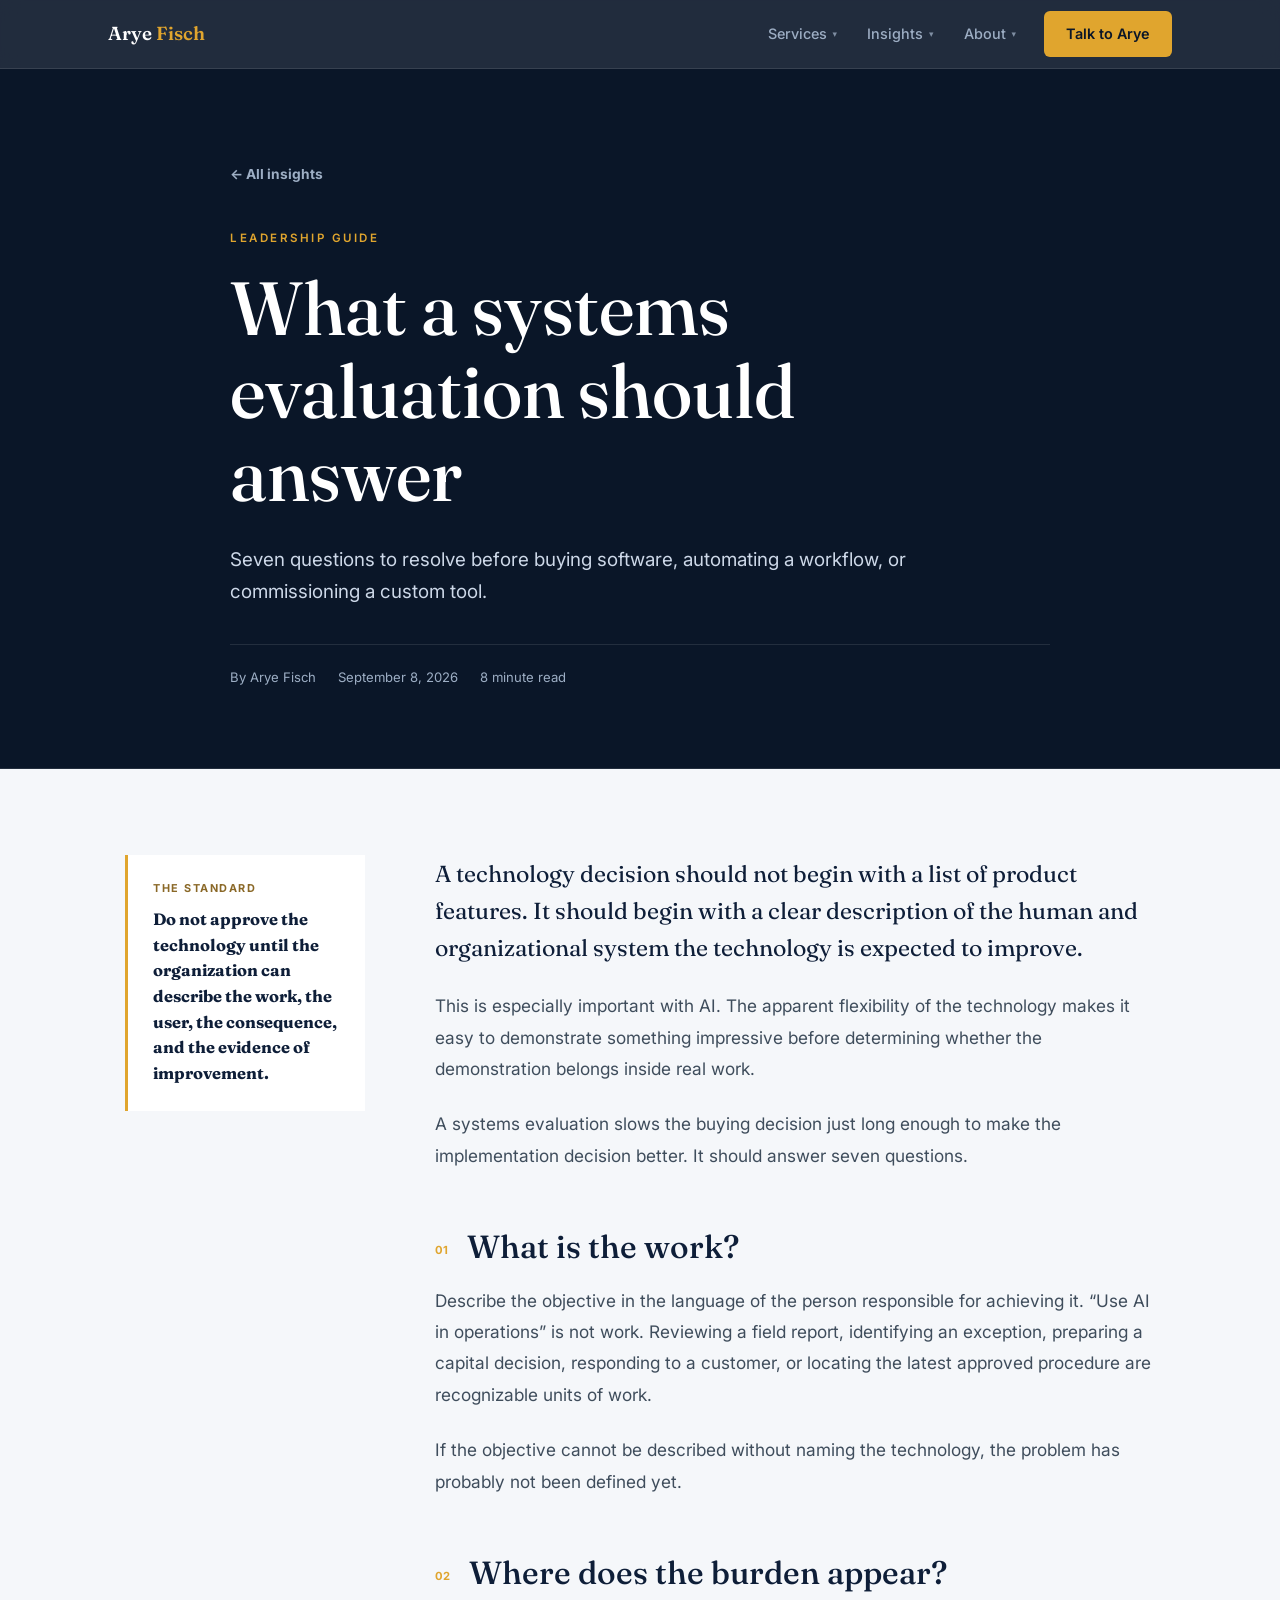
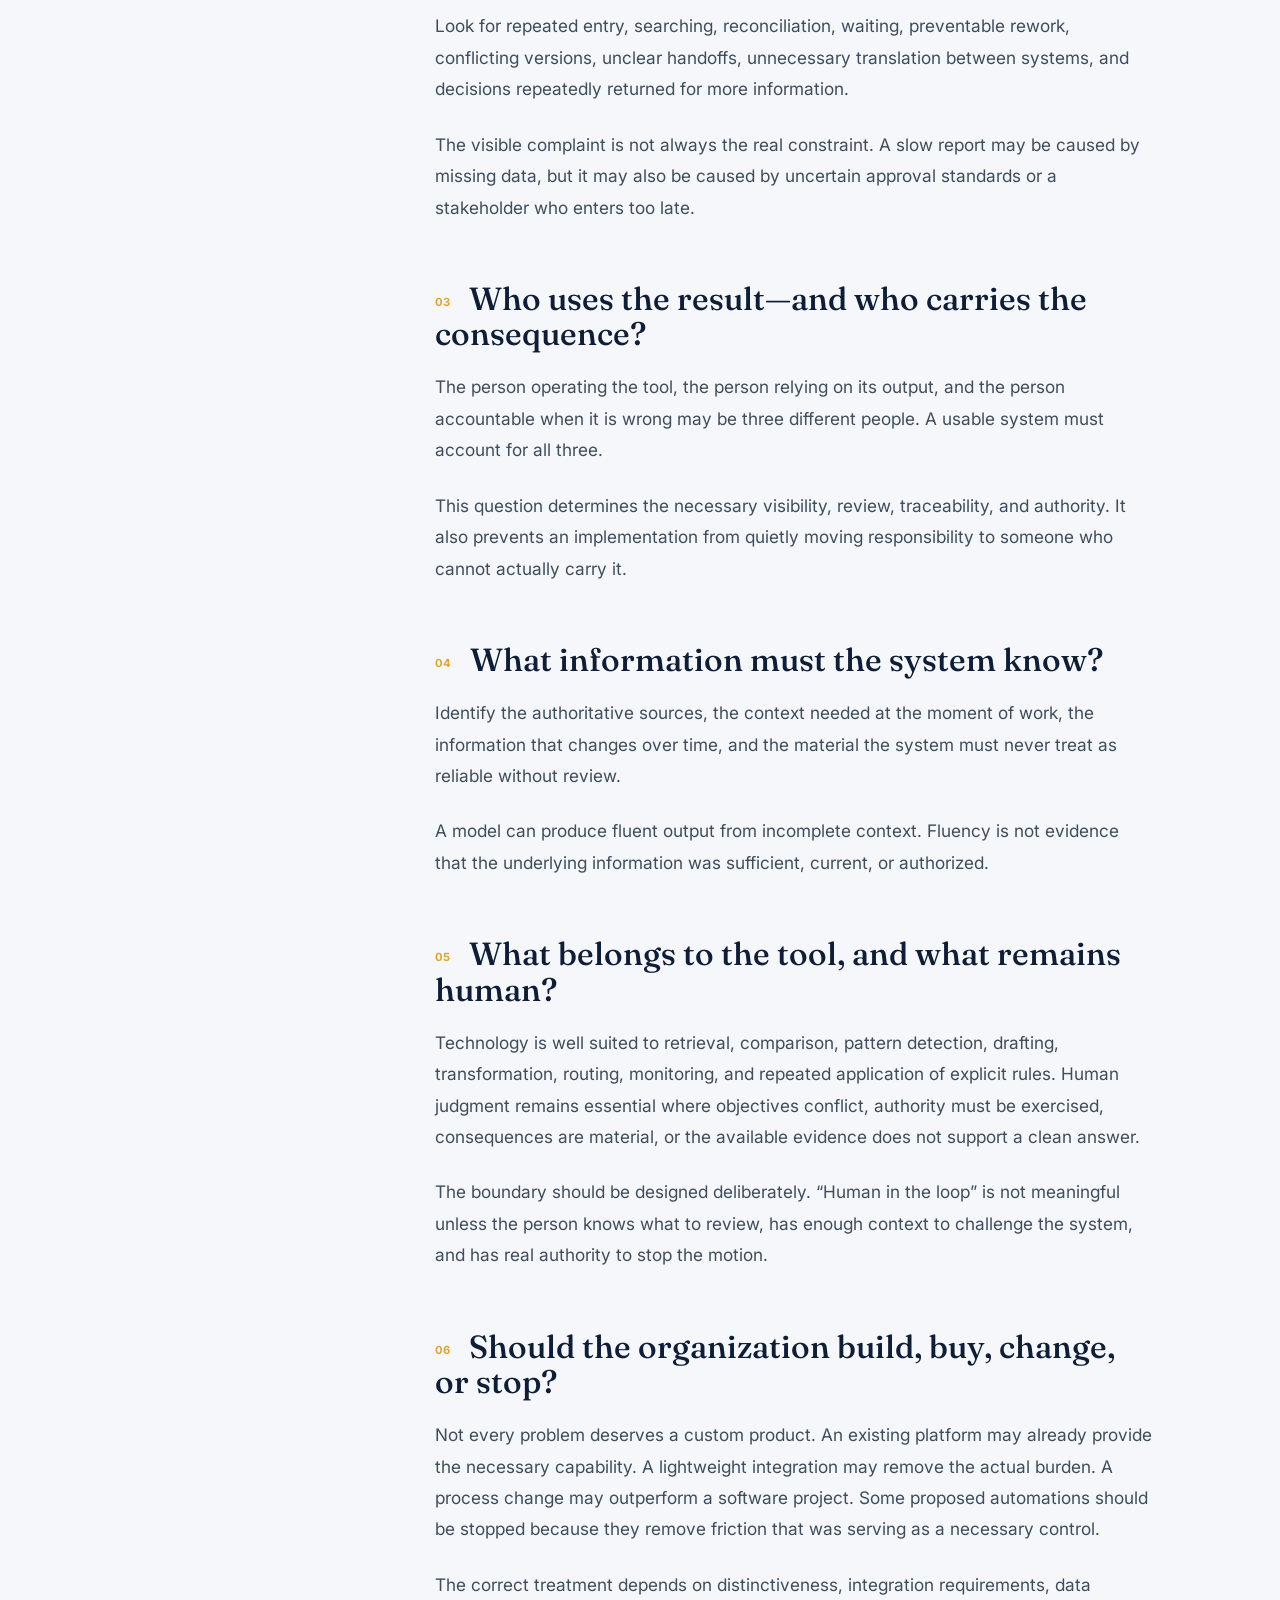
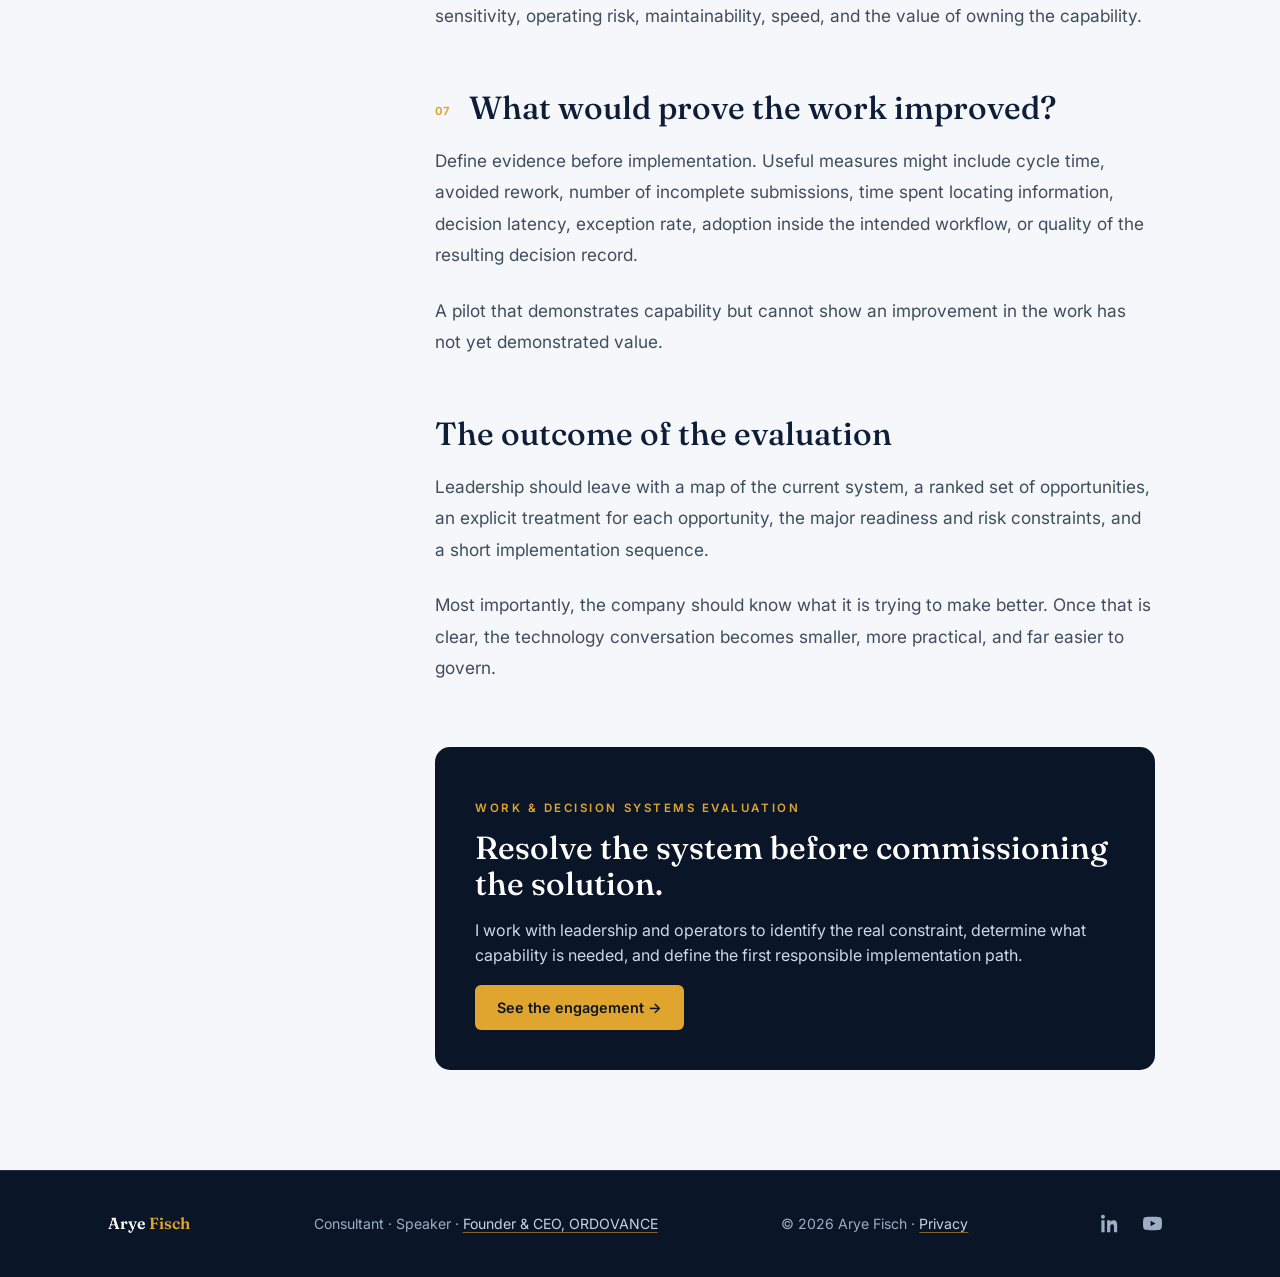
<file: systems-evaluation.html>
<!DOCTYPE html>
<html lang="en">
<head>
<meta charset="UTF-8" />
<meta name="viewport" content="width=device-width, initial-scale=1.0" />
<title>Seven Questions Before Buying or Building an AI Tool | Arye Fisch</title>
<meta name="description" content="A practical systems-evaluation guide for leaders considering AI, workflow automation, new software, or a custom technology build." />
<meta property="og:type" content="article" />
<meta property="og:site_name" content="Arye Fisch" />
<meta property="og:title" content="What a Systems Evaluation Should Answer" />
<meta property="og:description" content="Seven questions to resolve before buying software, automating a workflow, or commissioning a custom tool." />
<meta property="og:url" content="https://www.aryefisch.com/systems-evaluation.html" />
<meta name="twitter:card" content="summary" />
<meta name="twitter:title" content="What a Systems Evaluation Should Answer" />
<meta name="twitter:description" content="Seven questions to resolve before buying, automating, or building." />
<link rel="canonical" href="https://www.aryefisch.com/systems-evaluation.html" />
<link rel="icon" type="image/png" sizes="32x32" href="favicon-32.png" />
<link rel="apple-touch-icon" href="apple-touch-icon.png" />
<link rel="preconnect" href="https://fonts.googleapis.com" />
<link rel="preconnect" href="https://fonts.gstatic.com" crossorigin />
<link href="https://fonts.googleapis.com/css2?family=Fraunces:opsz,wght@9..144,400;9..144,500;9..144,600&amp;family=Inter:wght@400;500;600;700&amp;display=swap" rel="stylesheet" />
<link rel="stylesheet" href="styles.css" />
<script type="application/ld+json">
{
  "@context":"https://schema.org",
  "@type":"Article",
  "headline":"What a Systems Evaluation Should Answer",
  "description":"Seven questions to resolve before buying software, automating a workflow, or commissioning a custom tool.",
  "datePublished":"2026-09-08",
  "dateModified":"2026-09-08",
  "mainEntityOfPage":"https://www.aryefisch.com/systems-evaluation.html",
  "author":{"@type":"Person","@id":"https://www.aryefisch.com/#person","name":"Arye Fisch","url":"https://www.aryefisch.com/"},
  "publisher":{"@type":"Organization","@id":"https://ordovance.com/#organization","name":"Ordovance","url":"https://ordovance.com/"},
  "inLanguage":"en-US"
}
</script>
</head>
<body>
<header>
  <div class="wrap nav">
    <a href="index.html" class="brand">Arye <span>Fisch</span></a>
    <button class="menu-burger" id="navToggle" aria-label="Menu" aria-controls="navLinks" aria-expanded="false"><span></span><span></span><span></span></button>
    <nav class="nav-menu" id="navLinks" aria-label="Primary navigation">
      <div class="menu-group">
        <button type="button" class="menu-trigger" aria-expanded="false" aria-haspopup="true">Services</button>
        <div class="menu-panel">
          <a href="deal-reading.html">Conversation consulting</a>
          <a href="advisory.html">Advisory</a>
          <a href="advisory.html" class="menu-sub">Preparation</a>
          <a href="advisory.html" class="menu-sub">Simplification</a>
          <a href="advisory.html" class="menu-sub">Participation &amp; debrief</a>
        </div>
      </div>
      <div class="menu-group">
        <button type="button" class="menu-trigger" aria-expanded="false" aria-haspopup="true">Insights</button>
        <div class="menu-panel">
          <a href="insights.html">Articles</a>
          <a href="webinars.html">Webinars</a>
          <a href="idea.html">Decision Systems</a>
        </div>
      </div>
      <div class="menu-group">
        <button type="button" class="menu-trigger" aria-expanded="false" aria-haspopup="true">About</button>
        <div class="menu-panel">
          <a href="about.html">About Arye</a>
          <a href="https://ordovance.com" target="_blank" rel="noopener">Ordovance ↗</a>
        </div>
      </div>
      <a href="mailto:arye@aryefisch.com?subject=An%20important%20conversation" class="btn btn-amber nav-cta">Talk to Arye</a>
    </nav>
  </div>
</header>

<main><article>
<header class="article-hero"><div class="article-wrap"><a href="insights.html" class="article-back">← All insights</a><p class="eyebrow">Leadership guide</p><h1>What a systems evaluation should answer</h1><p class="article-deck">Seven questions to resolve before buying software, automating a workflow, or commissioning a custom tool.</p><div class="article-meta"><span>By Arye Fisch</span><time datetime="2026-09-08">September 8, 2026</time><span>8 minute read</span></div></div></header>

<div class="article-layout wrap">
  <aside class="article-aside"><p>The standard</p><strong>Do not approve the technology until the organization can describe the work, the user, the consequence, and the evidence of improvement.</strong></aside>
  <div class="article-body numbered-article">
    <p class="article-lead">A technology decision should not begin with a list of product features. It should begin with a clear description of the human and organizational system the technology is expected to improve.</p>
    <p>This is especially important with AI. The apparent flexibility of the technology makes it easy to demonstrate something impressive before determining whether the demonstration belongs inside real work.</p>
    <p>A systems evaluation slows the buying decision just long enough to make the implementation decision better. It should answer seven questions.</p>

    <h2><span>01</span> What is the work?</h2>
    <p>Describe the objective in the language of the person responsible for achieving it. “Use AI in operations” is not work. Reviewing a field report, identifying an exception, preparing a capital decision, responding to a customer, or locating the latest approved procedure are recognizable units of work.</p>
    <p>If the objective cannot be described without naming the technology, the problem has probably not been defined yet.</p>

    <h2><span>02</span> Where does the burden appear?</h2>
    <p>Look for repeated entry, searching, reconciliation, waiting, preventable rework, conflicting versions, unclear handoffs, unnecessary translation between systems, and decisions repeatedly returned for more information.</p>
    <p>The visible complaint is not always the real constraint. A slow report may be caused by missing data, but it may also be caused by uncertain approval standards or a stakeholder who enters too late.</p>

    <h2><span>03</span> Who uses the result—and who carries the consequence?</h2>
    <p>The person operating the tool, the person relying on its output, and the person accountable when it is wrong may be three different people. A usable system must account for all three.</p>
    <p>This question determines the necessary visibility, review, traceability, and authority. It also prevents an implementation from quietly moving responsibility to someone who cannot actually carry it.</p>

    <h2><span>04</span> What information must the system know?</h2>
    <p>Identify the authoritative sources, the context needed at the moment of work, the information that changes over time, and the material the system must never treat as reliable without review.</p>
    <p>A model can produce fluent output from incomplete context. Fluency is not evidence that the underlying information was sufficient, current, or authorized.</p>

    <h2><span>05</span> What belongs to the tool, and what remains human?</h2>
    <p>Technology is well suited to retrieval, comparison, pattern detection, drafting, transformation, routing, monitoring, and repeated application of explicit rules. Human judgment remains essential where objectives conflict, authority must be exercised, consequences are material, or the available evidence does not support a clean answer.</p>
    <p>The boundary should be designed deliberately. “Human in the loop” is not meaningful unless the person knows what to review, has enough context to challenge the system, and has real authority to stop the motion.</p>

    <h2><span>06</span> Should the organization build, buy, change, or stop?</h2>
    <p>Not every problem deserves a custom product. An existing platform may already provide the necessary capability. A lightweight integration may remove the actual burden. A process change may outperform a software project. Some proposed automations should be stopped because they remove friction that was serving as a necessary control.</p>
    <p>The correct treatment depends on distinctiveness, integration requirements, data sensitivity, operating risk, maintainability, speed, and the value of owning the capability.</p>

    <h2><span>07</span> What would prove the work improved?</h2>
    <p>Define evidence before implementation. Useful measures might include cycle time, avoided rework, number of incomplete submissions, time spent locating information, decision latency, exception rate, adoption inside the intended workflow, or quality of the resulting decision record.</p>
    <p>A pilot that demonstrates capability but cannot show an improvement in the work has not yet demonstrated value.</p>

    <h2>The outcome of the evaluation</h2>
    <p>Leadership should leave with a map of the current system, a ranked set of opportunities, an explicit treatment for each opportunity, the major readiness and risk constraints, and a short implementation sequence.</p>
    <p>Most importantly, the company should know what it is trying to make better. Once that is clear, the technology conversation becomes smaller, more practical, and far easier to govern.</p>

    <div class="article-cta"><p class="eyebrow">Work &amp; Decision Systems Evaluation</p><h2>Resolve the system before commissioning the solution.</h2><p>I work with leadership and operators to identify the real constraint, determine what capability is needed, and define the first responsible implementation path.</p><a href="advisory.html" class="btn btn-amber">See the engagement →</a></div>
  </div>
</div>
</article></main>

<footer><div class="wrap foot"><span class="brand">Arye <span style="color:var(--amber)">Fisch</span></span><span>Consultant · Speaker · <a href="https://ordovance.com/">Founder &amp; CEO, ORDOVANCE</a></span><span>© 2026 Arye Fisch · <a href="privacy.html">Privacy</a></span><span class="foot-social"><a href="https://www.linkedin.com/in/aryefisch/" class="ic" aria-label="LinkedIn" target="_blank" rel="noopener"><svg viewBox="0 0 24 24"><path d="M4.98 3.5C4.98 4.88 3.87 6 2.5 6S0 4.88 0 3.5 1.12 1 2.5 1s2.48 1.12 2.48 2.5zM.5 8h4V23h-4V8zm7.5 0h3.8v2.05h.05c.53-1 1.83-2.05 3.77-2.05 4.03 0 4.78 2.65 4.78 6.1V23h-4v-6.6c0-1.57-.03-3.6-2.2-3.6-2.2 0-2.53 1.72-2.53 3.49V23h-4V8z"/></svg></a><a href="https://www.youtube.com/@AryeFisch" class="ic" aria-label="YouTube" target="_blank" rel="noopener"><svg viewBox="0 0 24 24"><path d="M23.5 6.2a3 3 0 0 0-2.1-2.1C19.5 3.5 12 3.5 12 3.5s-7.5 0-9.4.6A3 3 0 0 0 .5 6.2 31 31 0 0 0 0 12a31 31 0 0 0 .5 5.8 3 3 0 0 0 2.1 2.1c1.9.6 9.4.6 9.4.6s7.5 0 9.4-.6a3 3 0 0 0 2.1-2.1A31 31 0 0 0 24 12a31 31 0 0 0-.5-5.8zM9.6 15.6V8.4l6.2 3.6-6.2 3.6z"/></svg></a></span></div></footer>
<script>const toggle=document.getElementById('navToggle'),links=document.getElementById('navLinks');toggle.addEventListener('click',()=>{const o=links.classList.toggle('open');toggle.setAttribute('aria-expanded',o);});links.querySelectorAll('a').forEach(a=>a.addEventListener('click',()=>{links.classList.remove('open');toggle.setAttribute('aria-expanded','false');}));const sb=document.getElementById('shareBtn');if(sb){sb.addEventListener('click',async()=>{const data={title:document.title,text:'Seven questions to resolve before buying, automating, or building.',url:location.href};try{if(navigator.share){await navigator.share(data);}else{await navigator.clipboard.writeText(location.href);sb.classList.add('copied');setTimeout(()=>sb.classList.remove('copied'),1600);}}catch(e){}});}</script>
<script src="menu.js" defer></script>
</body>
</html>
</file>
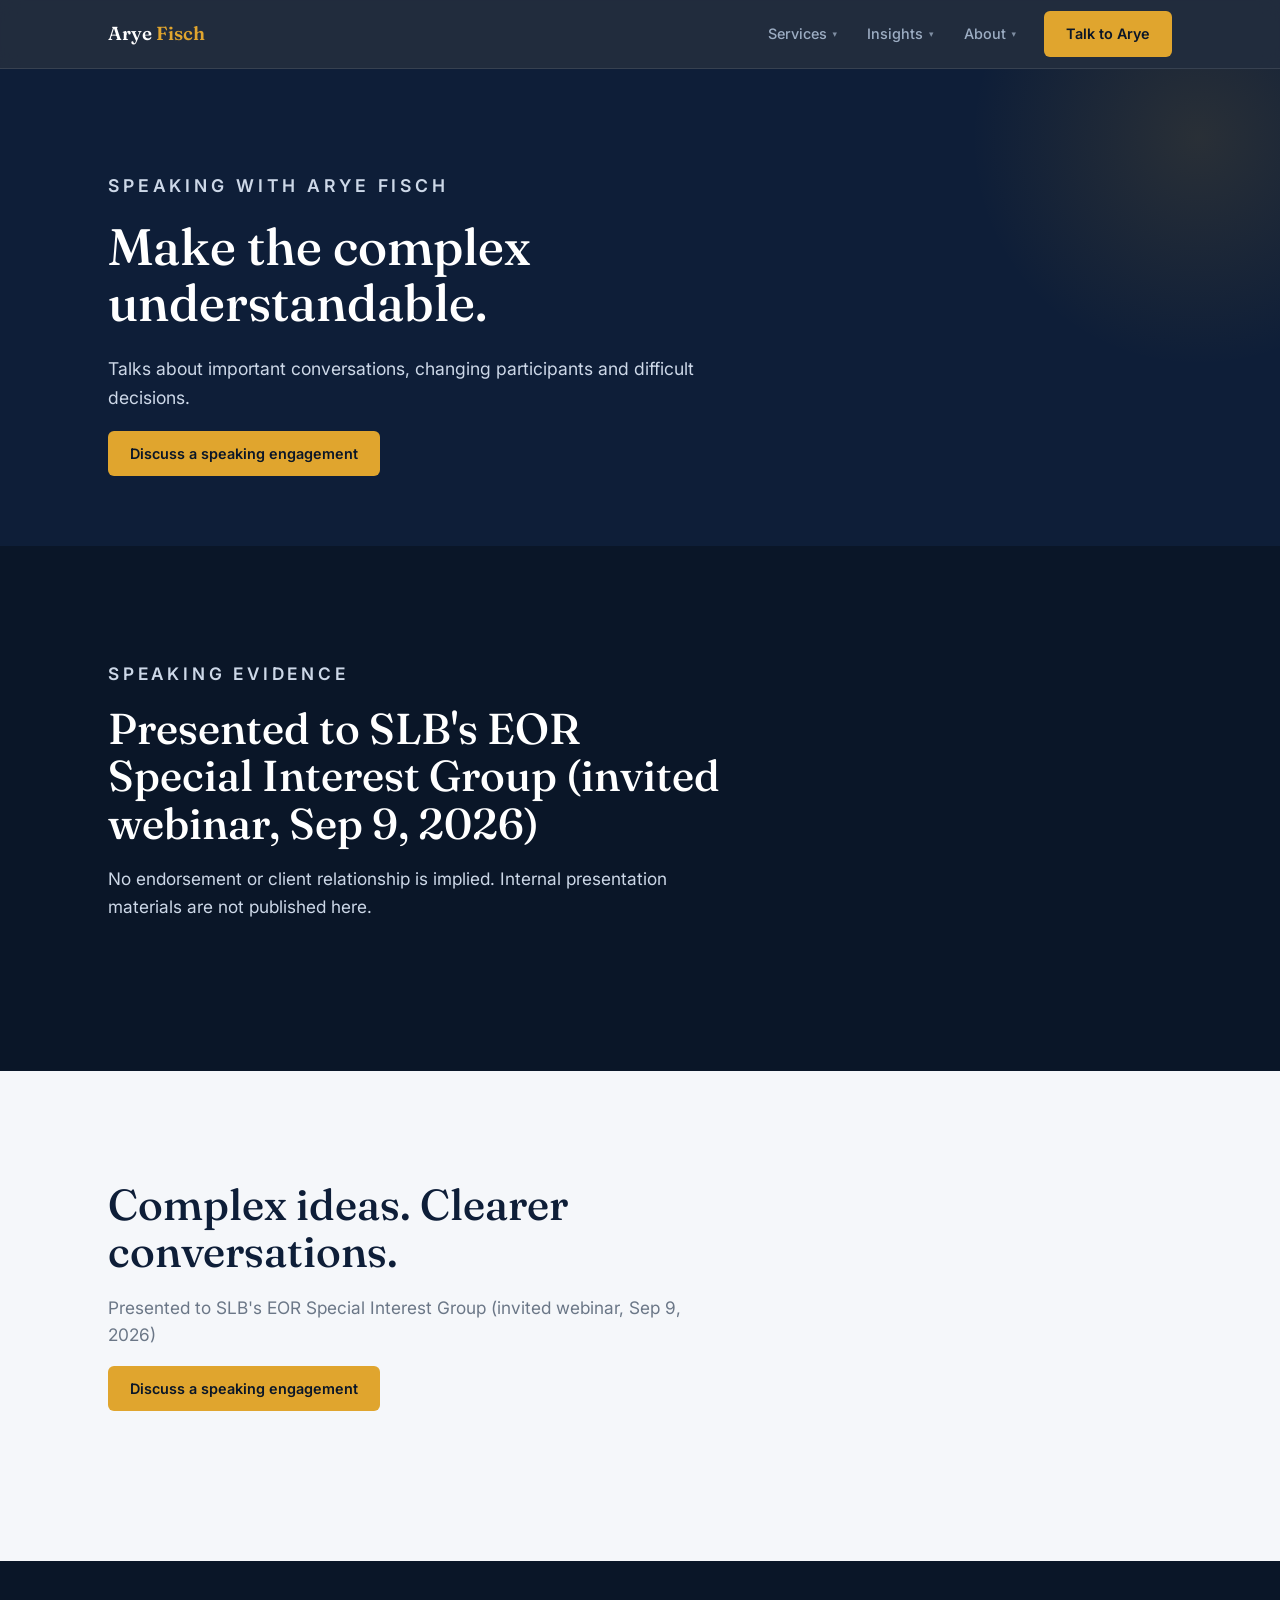
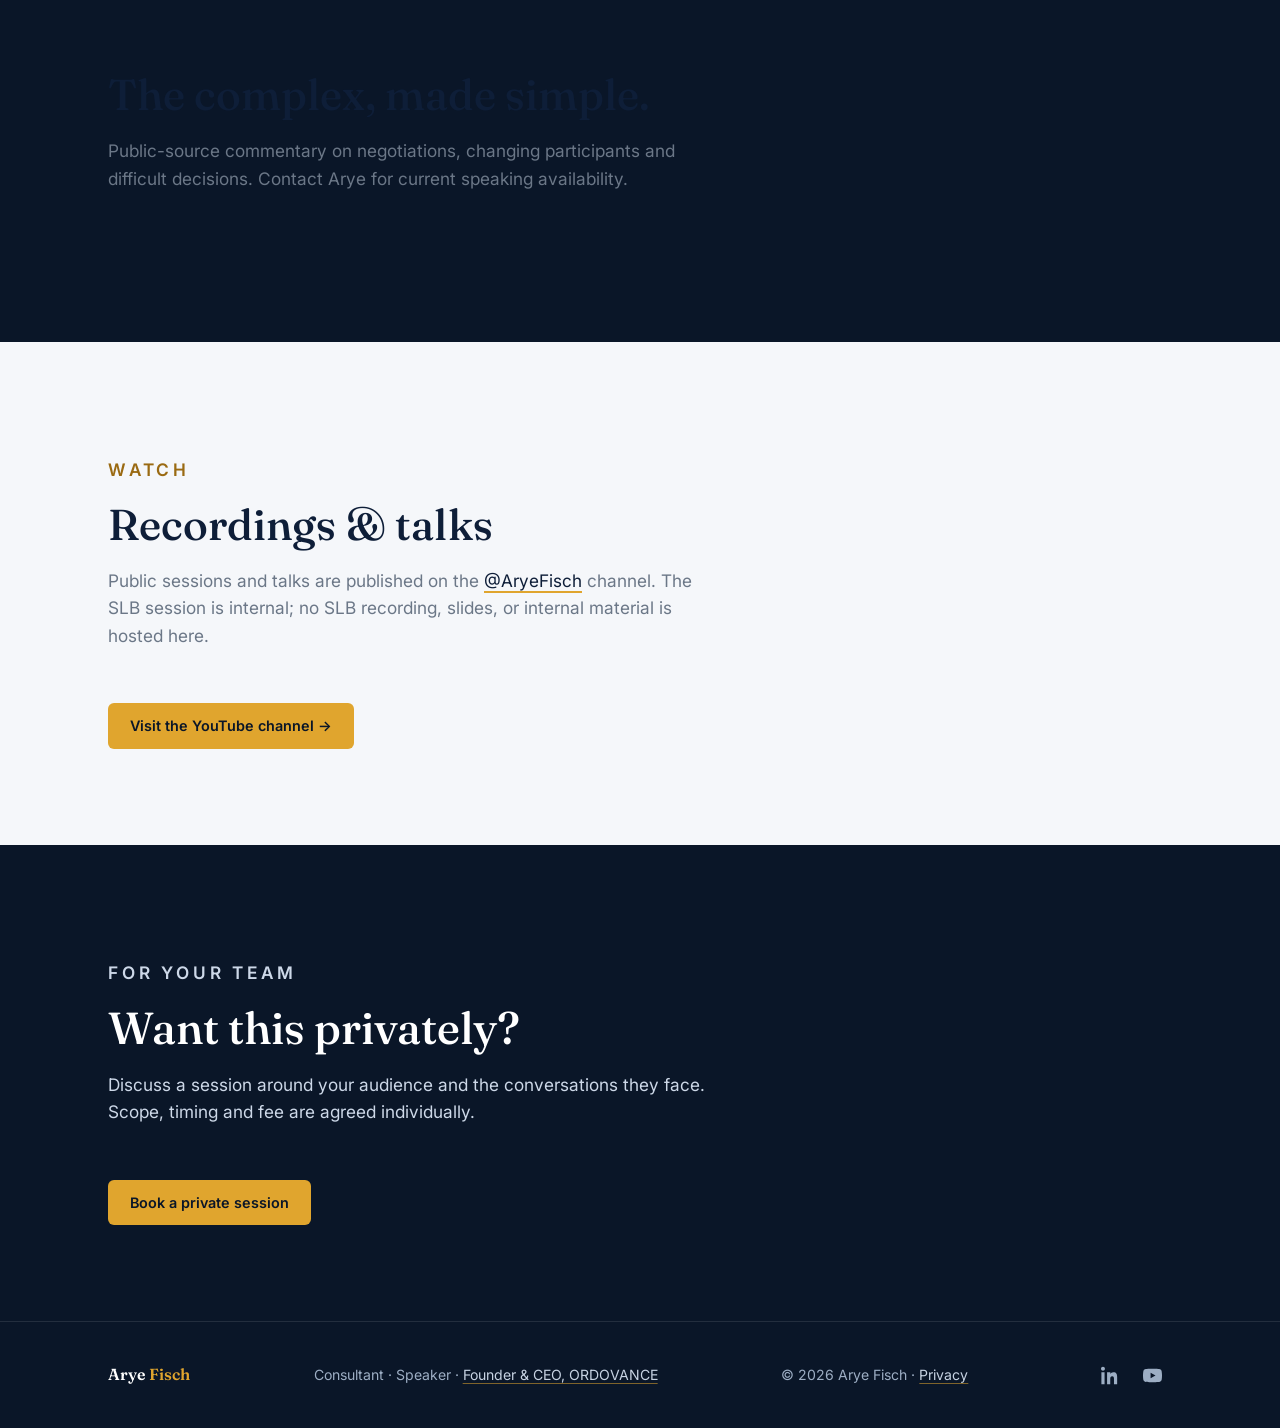
<file: webinars.html>
<!DOCTYPE html>
<!-- aryefisch.com | Created: 2026-06-19 08:44 CDT (regenerated) -->
<html lang="en">
<head>
<meta charset="UTF-8" />
<meta name="viewport" content="width=device-width, initial-scale=1.0" />
<title>Live Decision-Intelligence Webinars — Arye Fisch</title>
<meta name="description" content="Talks on high-stakes conversations and making complex ideas clearer. Contact Arye Fisch for speaking availability." />
<meta property="og:type" content="website" />
<meta property="og:site_name" content="Arye Fisch" />
<meta property="og:title" content="Live Decision-Intelligence Webinars — Arye Fisch" />
<meta property="og:description" content="Talks on high-stakes conversations and making complex ideas clearer. Contact Arye Fisch for speaking availability." />
<meta property="og:url" content="https://www.aryefisch.com/webinars.html" />
<meta property="og:image" content="https://www.aryefisch.com/eor-stage.jpg" />
<meta property="og:image:alt" content="Arye Fisch speaking" />
<meta name="twitter:card" content="summary_large_image" />
<meta name="twitter:title" content="Live Decision-Intelligence Webinars — Arye Fisch" />
<meta name="twitter:description" content="Talks on high-stakes conversations and making complex ideas clearer. Contact Arye Fisch for speaking availability." />
<meta name="twitter:image" content="https://www.aryefisch.com/eor-stage.jpg" />
<link rel="canonical" href="https://www.aryefisch.com/webinars.html" />
<link rel="icon" type="image/png" sizes="32x32" href="favicon-32.png" />
<link rel="apple-touch-icon" href="apple-touch-icon.png" />
<link rel="preconnect" href="https://fonts.googleapis.com" />
<link rel="preconnect" href="https://fonts.gstatic.com" crossorigin />
<link href="https://fonts.googleapis.com/css2?family=Fraunces:opsz,wght@9..144,400;9..144,500;9..144,600&amp;family=Inter:wght@400;500;600;700&amp;display=swap" rel="stylesheet" />
<link rel="stylesheet" href="styles.css" />
</head>
<body>
<header>
  <div class="wrap nav">
    <a href="index.html" class="brand">Arye <span>Fisch</span></a>
    <button class="menu-burger" id="navToggle" aria-label="Menu" aria-controls="navLinks" aria-expanded="false"><span></span><span></span><span></span></button>
    <nav class="nav-menu" id="navLinks" aria-label="Primary navigation">
      <div class="menu-group">
        <button type="button" class="menu-trigger" aria-expanded="false" aria-haspopup="true">Services</button>
        <div class="menu-panel">
          <a href="deal-reading.html">Conversation consulting</a>
          <a href="advisory.html">Advisory</a>
          <a href="advisory.html" class="menu-sub">Preparation</a>
          <a href="advisory.html" class="menu-sub">Simplification</a>
          <a href="advisory.html" class="menu-sub">Participation &amp; debrief</a>
        </div>
      </div>
      <div class="menu-group">
        <button type="button" class="menu-trigger" aria-expanded="false" aria-haspopup="true">Insights</button>
        <div class="menu-panel">
          <a href="insights.html">Articles</a>
          <a href="webinars.html">Webinars</a>
          <a href="idea.html">Decision Systems</a>
        </div>
      </div>
      <div class="menu-group">
        <button type="button" class="menu-trigger" aria-expanded="false" aria-haspopup="true">About</button>
        <div class="menu-panel">
          <a href="about.html">About Arye</a>
          <a href="https://ordovance.com" target="_blank" rel="noopener">Ordovance ↗</a>
        </div>
      </div>
      <a href="mailto:arye@aryefisch.com?subject=An%20important%20conversation" class="btn btn-amber nav-cta">Talk to Arye</a>
    </nav>
  </div>
</header>

<section class="page-hero"><div class="wrap"><p class="eyebrow">Speaking with Arye Fisch</p><h1>Make the complex understandable.</h1><p>Talks about important conversations, changing participants and difficult decisions.</p><a href="index.html#contact" class="btn btn-amber">Discuss a speaking engagement</a></div></section>

<section class="dark"><div class="wrap"><div class="section-head on-dark"><p class="eyebrow">Speaking evidence</p><h2>Presented to SLB's EOR Special Interest Group (invited webinar, Sep 9, 2026)</h2><p>No endorsement or client relationship is implied. Internal presentation materials are not published here.</p></div></div></section>

<section class="featured-event-section" id="slb-session"><div class="wrap"><div class="section-head"><h2>Complex ideas. Clearer conversations.</h2><p>Presented to SLB's EOR Special Interest Group (invited webinar, Sep 9, 2026)</p><a class="btn btn-amber" href="index.html#contact">Discuss a speaking engagement</a></div></div></section>

<section class="weekly-webinar-section"><div class="wrap"><div class="section-head"><h2>The complex, made simple.</h2><p>Public-source commentary on negotiations, changing participants and difficult decisions. Contact Arye for current speaking availability.</p></div></div></section>

<section>
  <div class="wrap">
    <div class="section-head"><p class="eyebrow">Watch</p><h2>Recordings &amp; talks</h2><p>Public sessions and talks are published on the <a href="https://www.youtube.com/@AryeFisch" target="_blank" rel="noopener" style="color:var(--ink);border-bottom:2px solid var(--amber);">@AryeFisch</a> channel. The SLB session is internal; no SLB recording, slides, or internal material is hosted here.</p></div>
    <a href="https://www.youtube.com/@AryeFisch" target="_blank" rel="noopener" class="btn btn-amber">Visit the YouTube channel →</a>
  </div>
</section>

<section class="contact">
  <div class="wrap">
    <div class="section-head on-dark"><p class="eyebrow">For your team</p><h2>Want this privately?</h2><p>Discuss a session around your audience and the conversations they face. Scope, timing and fee are agreed individually.</p></div>
    <a href="index.html#contact" class="btn btn-amber">Book a private session</a>
  </div>
</section>
<footer>
  <div class="wrap foot">
    <span class="brand">Arye <span style="color:var(--amber)">Fisch</span></span>
    <span>Consultant · Speaker · <a href="https://ordovance.com/">Founder &amp; CEO, ORDOVANCE</a></span>
    <span>© 2026 Arye Fisch · <a href="privacy.html">Privacy</a></span>
  <span class="foot-social"><a href="https://www.linkedin.com/in/aryefisch/" class="ic" aria-label="LinkedIn" target="_blank" rel="noopener"><svg viewBox="0 0 24 24"><path d="M4.98 3.5C4.98 4.88 3.87 6 2.5 6S0 4.88 0 3.5 1.12 1 2.5 1s2.48 1.12 2.48 2.5zM.5 8h4V23h-4V8zm7.5 0h3.8v2.05h.05c.53-1 1.83-2.05 3.77-2.05 4.03 0 4.78 2.65 4.78 6.1V23h-4v-6.6c0-1.57-.03-3.6-2.2-3.6-2.2 0-2.53 1.72-2.53 3.49V23h-4V8z"/></svg></a><a href="https://www.youtube.com/@AryeFisch" class="ic" aria-label="YouTube" target="_blank" rel="noopener"><svg viewBox="0 0 24 24"><path d="M23.5 6.2a3 3 0 0 0-2.1-2.1C19.5 3.5 12 3.5 12 3.5s-7.5 0-9.4.6A3 3 0 0 0 .5 6.2 31 31 0 0 0 0 12a31 31 0 0 0 .5 5.8 3 3 0 0 0 2.1 2.1c1.9.6 9.4.6 9.4.6s7.5 0 9.4-.6a3 3 0 0 0 2.1-2.1A31 31 0 0 0 24 12a31 31 0 0 0-.5-5.8zM9.6 15.6V8.4l6.2 3.6-6.2 3.6z"/></svg></a></span></div>
</footer>
<script>
  const toggle=document.getElementById('navToggle'),links=document.getElementById('navLinks');
  toggle.addEventListener('click',()=>{const o=links.classList.toggle('open');toggle.setAttribute('aria-expanded',o);});
  links.querySelectorAll('a').forEach(a=>a.addEventListener('click',()=>{links.classList.remove('open');toggle.setAttribute('aria-expanded','false');}));
  const sb=document.getElementById('shareBtn');
  if(sb){sb.addEventListener('click',async()=>{const data={title:document.title,text:'Decision intelligence for high-stakes decisions.',url:location.href};try{if(navigator.share){await navigator.share(data);}else{await navigator.clipboard.writeText(location.href);sb.classList.add('copied');setTimeout(()=>sb.classList.remove('copied'),1600);}}catch(e){}});}
  const io=new IntersectionObserver(es=>{es.forEach(e=>{if(e.isIntersecting){e.target.classList.add('in');io.unobserve(e.target);}})},{threshold:0.12});
  document.querySelectorAll('.section-head,.featured-event,.weekly-webinar-copy,.weekly-signup,.video-grid').forEach(el=>{el.classList.add('reveal');io.observe(el);});
  const webinarForm=document.getElementById('webinar-signup-form');
  if(webinarForm){
    const webinarStatus=document.getElementById('webinar-signup-status');
    const webinarEndpoint='https://script.google.com/macros/s/AKfycbyniYsVScqXlvjT25A24TXa2t0elgW4s9QLDzInkhVxlX9tPCz7yM4pj2RK0jCyxAHnFg/exec';
    webinarForm.addEventListener('submit',e=>{
      e.preventDefault();
      const btn=webinarForm.querySelector('button[type="submit"]');
      const data=new FormData(webinarForm);
      const topic=data.get('topic');
      data.delete('topic');
      data.append('message','Tuesday Decision Room registration'+(topic?' — Suggested decision/topic: '+topic:''));
      data.append('inquiry_type','weekly_webinar_registration');
      btn.disabled=true;
      webinarStatus.style.color='';
      webinarStatus.textContent='Reserving your place...';
      fetch(webinarEndpoint,{method:'POST',mode:'no-cors',body:data})
        .then(()=>{webinarStatus.style.color='#2e7d32';webinarStatus.textContent="You're on the list. I'll send the next Tuesday topic, time, and joining link.";webinarForm.reset();})
        .catch(()=>{webinarStatus.style.color='#c62828';webinarStatus.textContent='Something went wrong. Please email arye@aryefisch.com directly.';})
        .finally(()=>{btn.disabled=false;});
    });
  }
</script>
<script src="menu.js" defer></script>
</body>
</html>
</file>
<file: styles.css>
/*  aryefisch.com — shared styles
    Created: 2026-06-19 08:44 CDT
    Linked by all site pages  */

:root{
  --ink:#0E1E38; --ink-deep:#0A1628;
  --amber:#E0A52E; --amber-soft:#f0c468;
  --paper:#F5F7FA; --paper-2:#ffffff;
  --slate:#3A4757; --muted:#6B7787; --muted-dark:#9DAEC4;
  --line:#E2E8F0; --line-dark:rgba(255,255,255,0.10);
  --serif:'Fraunces',Georgia,serif; --sans:'Inter',system-ui,-apple-system,sans-serif;
  --wrap:1120px;
}
*{box-sizing:border-box;}
html{scroll-behavior:smooth;}
body{margin:0;font-family:var(--sans);color:var(--slate);background:var(--paper);line-height:1.6;-webkit-font-smoothing:antialiased;}
a{color:inherit;text-decoration:none;}
:focus-visible{outline:3px solid var(--amber-soft);outline-offset:3px;}
.wrap{max-width:var(--wrap);margin:0 auto;padding:0 28px;}
.eyebrow{font-size:.72rem;font-weight:600;letter-spacing:.22em;text-transform:uppercase;color:var(--amber);}
h1,h2,h3{font-family:var(--serif);font-weight:500;line-height:1.1;margin:0;}

/* NAV */
header{position:sticky;top:0;z-index:50;background:rgba(10,22,40,.9);backdrop-filter:blur(10px);border-bottom:1px solid var(--line-dark);}
.nav{display:flex;align-items:center;justify-content:space-between;height:68px;}
.brand{font-family:var(--serif);font-size:1.18rem;font-weight:600;color:#fff;}
.brand span{color:var(--amber);}
.nav-links{display:flex;align-items:center;gap:22px;}
.nav-links a{font-size:.9rem;font-weight:500;color:var(--muted-dark);transition:color .2s;}
.nav-links a:hover,.nav-links a.active{color:#fff;}
.nav-links a.active{color:var(--amber);}
.btn{display:inline-block;font-family:var(--sans);font-weight:600;font-size:.9rem;padding:11px 22px;border-radius:6px;transition:transform .15s,background .2s;cursor:pointer;border:none;}
.btn-amber{background:var(--amber);color:var(--ink-deep);}
.btn-amber:hover{background:var(--amber-soft);transform:translateY(-1px);}
/* keep the nav "Book a call" label dark + visible (override generic .nav-links a color) */
.nav-links a.btn.btn-amber,.nav-links a.btn.btn-amber:hover{color:var(--ink-deep);}
.btn-ghost{border:1px solid var(--line-dark);color:#fff;background:transparent;}
.btn-ghost:hover{border-color:var(--amber);color:var(--amber);}
.nav-toggle{display:none;background:none;border:none;cursor:pointer;padding:8px;}
.nav-toggle span{display:block;width:22px;height:2px;background:#fff;margin:4px 0;transition:.25s;}

/* HERO (home) */
.hero{background:var(--ink);color:#fff;padding:104px 0 112px;position:relative;overflow:hidden;}
.hero::after{content:"";position:absolute;right:-12%;top:-30%;width:640px;height:640px;background:radial-gradient(circle,rgba(224,165,46,.16),transparent 62%);pointer-events:none;}
.hero .eyebrow{margin-bottom:26px;}
.hero h1{font-size:clamp(2.4rem,5.4vw,4.2rem);letter-spacing:-.01em;max-width:16ch;}
.hero h1 .accent{color:var(--amber);font-style:italic;}
.hero p.lede{margin:30px 0 38px;max-width:54ch;font-size:1.12rem;color:#cdd8e8;line-height:1.7;}
.hero-cta{display:flex;gap:14px;flex-wrap:wrap;}
.rule{margin-top:54px;padding-top:22px;border-top:1px solid var(--line-dark);font-family:var(--serif);font-style:italic;font-size:1.05rem;color:#cdd8e8;}

/* FOUNDER / COMPANY RELATIONSHIP */
.founder-band{padding:78px 0;background:var(--paper-2);border-bottom:1px solid var(--line);}
.founder-band-grid{display:grid;grid-template-columns:minmax(0,.9fr) minmax(420px,1.1fr);gap:68px;align-items:start;}
.founder-band h2{margin:14px 0 20px;max-width:18ch;font-size:clamp(1.8rem,3.4vw,2.65rem);}
.founder-band p:not(.eyebrow){max-width:60ch;color:var(--slate);font-size:1.02rem;}
.founder-band p a{color:var(--ink);font-weight:700;text-decoration:underline;text-decoration-color:var(--amber);text-underline-offset:4px;}
.ecosystem-map{display:grid;grid-template-columns:1fr 1fr;gap:12px;}
.ecosystem-map a{display:flex;min-height:132px;flex-direction:column;padding:21px;border:1px solid var(--line);border-radius:12px;background:#fff;transition:transform .2s,border-color .2s,box-shadow .2s;}
.ecosystem-map a:hover,.ecosystem-map a:focus-visible{transform:translateY(-2px);border-color:var(--amber);box-shadow:0 14px 32px rgba(18,33,58,.09);}
.ecosystem-map span{color:var(--muted);font-size:.69rem;font-weight:700;letter-spacing:.06em;text-transform:uppercase;}
.ecosystem-map strong{margin-top:10px;color:var(--ink);font-family:var(--serif);font-size:1.35rem;}
.ecosystem-map small{margin-top:auto;color:#53769b;font-size:.76rem;}

/* AUTHORITY STRIP */
.authority-strip{padding:0;background:#fff;border-bottom:1px solid var(--line);}
.authority-grid{display:grid;grid-template-columns:repeat(4,1fr);}
.authority-grid>div{display:flex;min-height:96px;flex-direction:column;justify-content:center;padding:22px 24px;border-right:1px solid var(--line);}
.authority-grid>div:first-child{border-left:1px solid var(--line);}
.authority-grid span{font-size:.66rem;font-weight:700;letter-spacing:.13em;text-transform:uppercase;color:#8a6827;}
.authority-grid strong{margin-top:5px;color:var(--ink);font-family:var(--serif);font-size:1rem;font-weight:600;line-height:1.3;}

/* GROUPED MENU (2026-09-26) */
.nav-menu{display:flex;align-items:center;gap:6px;}
.menu-group{position:relative;}
.menu-trigger{font-family:var(--sans);font-size:.9rem;font-weight:500;color:var(--muted-dark);background:none;border:none;cursor:pointer;padding:8px 12px;border-radius:6px;transition:color .2s;display:inline-flex;align-items:center;gap:6px;}
.menu-trigger::after{content:"\25BE";font-size:.62em;opacity:.75;}
.menu-trigger:hover,.menu-group.open>.menu-trigger{color:#fff;}
.menu-panel{position:absolute;top:calc(100% + 8px);right:0;min-width:212px;background:var(--ink-deep);border:1px solid var(--line-dark);border-radius:10px;padding:8px;display:none;flex-direction:column;box-shadow:0 14px 36px rgba(5,12,24,.5);z-index:60;}
.menu-panel::before{content:"";position:absolute;top:-8px;left:0;right:0;height:8px;}
.menu-group.open>.menu-panel{display:flex;}
.menu-panel a{font-size:.9rem;font-weight:500;color:var(--muted-dark);padding:9px 12px;border-radius:6px;white-space:nowrap;transition:color .2s,background .2s;}
.menu-panel a:hover{color:#fff;background:rgba(255,255,255,.06);}
.menu-panel a.menu-sub{padding-left:26px;font-size:.85rem;color:var(--muted-dark);}
.menu-panel a.menu-sub::before{content:"\2013\00a0";opacity:.55;}
.nav-cta.btn.btn-amber,.nav-cta.btn.btn-amber:hover{margin-left:10px;color:var(--ink-deep);}
.menu-burger{display:none;background:none;border:none;cursor:pointer;padding:8px;}
.menu-burger span{display:block;width:22px;height:2px;background:#fff;margin:4px 0;transition:.25s;}
.foot-social{display:inline-flex;align-items:center;gap:4px;}
.foot-social .ic{color:var(--muted-dark);}
.foot-social .ic:hover{color:#fff;background:rgba(255,255,255,.07);}
@media(max-width:860px){
  .menu-burger{display:block;}
  .nav-menu{position:fixed;inset:68px 0 auto 0;background:var(--ink-deep);flex-direction:column;align-items:stretch;gap:0;padding:8px 0 18px;border-bottom:1px solid var(--line-dark);display:none;max-height:calc(100vh - 68px);overflow-y:auto;}
  .nav-menu.open{display:flex;}
  .menu-group{position:static;}
  .menu-trigger{width:100%;justify-content:flex-start;color:#fff;font-weight:700;font-size:.72rem;letter-spacing:.16em;text-transform:uppercase;padding:16px 28px 6px;}
  .menu-trigger::after{content:"";}
  .menu-panel{position:static;display:flex;background:none;border:none;box-shadow:none;padding:0 0 8px;min-width:0;}
  .menu-panel::before{display:none;}
  .menu-panel a{padding:11px 34px;white-space:normal;}
  .menu-panel a.menu-sub{padding-left:48px;}
  .nav-cta.btn.btn-amber,.nav-cta.btn.btn-amber:hover{margin:16px 28px 4px;text-align:center;}
}

/* DEAL-READING BAND */
.deal-band{background:var(--ink);color:#fff;padding:20px 0;border-bottom:1px solid var(--line-dark);}
.deal-band .wrap{display:flex;align-items:center;justify-content:space-between;gap:18px;flex-wrap:wrap;}
.deal-band p{margin:0;font-size:1rem;color:#fff;}
.deal-band p strong{color:var(--amber);font-weight:600;}
.deal-band a{white-space:nowrap;font-weight:600;color:var(--amber);}
.deal-band a:hover{color:var(--amber-soft);}

/* PRICING (deal-reading) */
.pricing .plan-grid{display:grid;grid-template-columns:repeat(3,1fr);gap:20px;margin-top:44px;align-items:stretch;}
.plan-card{background:var(--ink);border:1px solid var(--line-dark);border-radius:14px;padding:28px 24px;display:flex;flex-direction:column;position:relative;}
.plan-card.featured{border-color:var(--amber);box-shadow:0 14px 40px rgba(224,165,46,.14);}
.plan-badge{position:absolute;top:-12px;left:24px;background:var(--amber);color:var(--ink-deep);font-size:.66rem;font-weight:700;letter-spacing:.1em;text-transform:uppercase;padding:5px 12px;border-radius:20px;}
.plan-name{font-family:var(--serif);font-size:1.5rem;font-weight:600;color:#fff;margin:0;}
.plan-for{color:var(--muted-dark);font-size:.9rem;margin:6px 0 18px;}
.plan-price{font-family:var(--serif);font-size:2rem;font-weight:600;color:#fff;margin:0 0 18px;}
.plan-price span{font-family:var(--sans);font-size:.95rem;font-weight:500;color:var(--muted-dark);}
.plan-inc-label{font-size:.7rem;font-weight:700;letter-spacing:.14em;text-transform:uppercase;color:var(--amber);margin:0 0 10px;}
.plan-card ul{list-style:none;margin:0 0 20px;padding:0;display:flex;flex-direction:column;gap:8px;flex:1;}
.plan-card ul li{color:#d7e0ec;font-size:.95rem;padding-left:22px;position:relative;}
.plan-card ul li::before{content:"\2713";position:absolute;left:0;color:var(--amber);font-weight:700;}
.plan-onboard{margin:0;padding-top:16px;border-top:1px solid var(--line-dark);color:var(--muted-dark);font-size:.85rem;}
.pricing-sub{font-family:var(--serif);font-size:1.5rem;font-weight:500;color:#fff;margin:58px 0 16px;}
.extras-table table{width:100%;border-collapse:collapse;}
.extras-table tr{border-bottom:1px solid var(--line-dark);}
.extras-table th,.extras-table td{text-align:left;padding:16px 12px;vertical-align:top;}
.extras-table th{font-family:var(--serif);font-weight:600;color:#fff;font-size:1rem;white-space:nowrap;width:150px;}
.extras-table td{color:#c7d3e3;font-size:.95rem;}
.extras-table td.price{color:var(--amber);font-weight:700;font-family:var(--serif);white-space:nowrap;text-align:right;width:80px;}
.results-option{margin-top:48px;background:var(--ink);border:1px solid var(--line-dark);border-left:3px solid var(--amber);border-radius:12px;padding:26px 28px;}
.results-option h3{font-family:var(--serif);font-size:1.4rem;font-weight:500;color:#fff;margin:0 0 12px;}
.results-option p{color:#c7d3e3;margin:0;font-size:1rem;}
.pricing-fine{margin-top:28px;color:var(--muted-dark);font-size:.82rem;}
@media(max-width:860px){
  .pricing .plan-grid{grid-template-columns:1fr;}
  .extras-table th{white-space:normal;width:auto;}
  .extras-table td.price{width:auto;}
}

/* ADVISORY HOMEPAGE */
.problem-grid{display:grid;grid-template-columns:repeat(2,1fr);gap:18px;}
.problem-card{position:relative;min-height:220px;padding:34px;border:1px solid var(--line);border-radius:13px;background:#fff;overflow:hidden;}
.problem-card>span{position:absolute;right:22px;top:17px;color:#eef1f5;font-family:var(--serif);font-size:4.8rem;line-height:1;font-weight:600;}
.problem-card h3{position:relative;max-width:19ch;color:var(--ink);font-size:1.45rem;}
.problem-card p{position:relative;max-width:48ch;margin:18px 0 0;color:var(--muted);}
.service-grid{display:grid;grid-template-columns:1.3fr .85fr .85fr;gap:18px;align-items:stretch;}
.service-card{display:flex;flex-direction:column;padding:32px;border:1px solid var(--line-dark);border-radius:14px;background:rgba(255,255,255,.04);}
.service-card.featured-service{border-color:rgba(224,165,46,.55);background:rgba(224,165,46,.06);}
.service-label{color:var(--amber-soft);font-size:.68rem;font-weight:700;letter-spacing:.15em;text-transform:uppercase;}
.service-card h3{margin:14px 0 12px;color:#fff;font-size:1.55rem;}
.service-card p{margin:0;color:#cdd8e8;}
.service-card ul{margin:24px 0 0;padding:0;list-style:none;}
.service-card li{position:relative;padding:9px 0 9px 19px;border-top:1px solid var(--line-dark);color:#dce5f0;font-size:.9rem;}
.service-card li::before{content:"";position:absolute;left:1px;top:17px;width:6px;height:6px;border-radius:50%;background:var(--amber);}
.service-card .more{margin-top:auto;padding-top:28px;color:#fff;font-weight:700;font-size:.9rem;}
.service-card .more:hover{color:var(--amber-soft);}
.service-secondary{margin-top:28px;}
.service-secondary a{color:var(--amber-soft);font-weight:700;}
.principle-section{background:#fff;}
.principle-grid{display:grid;grid-template-columns:.9fr 1.1fr;gap:90px;align-items:start;}
.principle-grid h2{margin-top:14px;max-width:13ch;color:var(--ink);font-size:clamp(2rem,4.1vw,3.3rem);}
.principle-copy{padding-top:35px;}
.principle-copy p{max-width:58ch;margin:0 0 20px;color:var(--slate);font-size:1.08rem;}
.text-link{display:inline-block;margin-top:8px;color:#315d89;font-weight:700;text-decoration:underline;text-decoration-color:var(--amber);text-underline-offset:4px;}
.decision-proof-grid{display:grid;grid-template-columns:1fr 1fr;gap:62px;align-items:center;padding:44px;border:1px solid var(--line);border-radius:16px;background:#fff;}
.decision-statement p,.decision-statement strong{display:block;margin:0;font-family:var(--serif);font-size:clamp(1.7rem,3.4vw,2.55rem);line-height:1.25;}
.decision-statement p{color:var(--ink);}
.decision-statement strong{color:#9a6a12;font-style:italic;font-weight:500;}
.decision-copy p{margin:0 0 24px;color:var(--slate);font-size:1.05rem;}
.insights-preview{background:#071325;}
.insight-grid{display:grid;grid-template-columns:repeat(3,1fr);gap:20px;}
.insight-card{display:flex;min-height:300px;flex-direction:column;padding:30px;border:1px solid var(--line-dark);border-radius:14px;background:rgba(255,255,255,.035);transition:transform .2s,border-color .2s,background .2s;}
.insight-card:hover{transform:translateY(-3px);border-color:rgba(224,165,46,.65);background:rgba(255,255,255,.055);}
.insight-card>span{color:var(--amber-soft);font-size:.68rem;font-weight:700;letter-spacing:.14em;text-transform:uppercase;}
.insight-card h3{margin:17px 0 14px;color:#fff;font-size:1.52rem;}
.insight-card p{margin:0;color:var(--muted-dark);}
.insight-card small{margin-top:auto;padding-top:28px;color:#fff;font-size:.85rem;font-weight:700;}
.section-action{margin-top:30px;}

/* ADVISORY PAGE */
.advisory-page-hero h1{max-width:18ch;}
.advisory-page-hero .hero-cta{margin-top:30px;}
.advisory-intro-grid{display:grid;grid-template-columns:.8fr 1.2fr;gap:90px;align-items:start;}
.advisory-intro-grid h2{margin-top:14px;max-width:14ch;color:var(--ink);font-size:clamp(2rem,4vw,3rem);}
.advisory-intro-grid .lead-body p{max-width:58ch;}
.advisory-process{background:#071325;}
.process-steps{display:grid;grid-template-columns:1fr 1fr;gap:18px;margin:0;padding:0;list-style:none;}
.process-steps li{display:grid;grid-template-columns:52px 1fr;gap:18px;padding:30px;border:1px solid var(--line-dark);border-radius:13px;background:rgba(255,255,255,.035);}
.process-steps li>span{display:flex;width:42px;height:42px;align-items:center;justify-content:center;border-radius:9px;background:rgba(224,165,46,.12);color:var(--amber-soft);font-size:.72rem;font-weight:700;}
.process-steps h3{color:#fff;font-family:var(--sans);font-size:1.08rem;font-weight:700;}
.process-steps p{margin:8px 0 0;color:var(--muted-dark);font-size:.94rem;}
.evaluation-grid{display:grid;grid-template-columns:.9fr 1.1fr;gap:72px;align-items:start;}
.evaluation-copy h2{margin:14px 0 22px;max-width:14ch;color:var(--ink);font-size:clamp(2rem,4vw,3.1rem);}
.evaluation-copy>p:not(.eyebrow){max-width:48ch;color:var(--slate);}
.evaluation-lede{font-size:1.12rem;font-weight:500;color:var(--ink) !important;}
.evaluation-copy .btn{margin-top:18px;}
.deliverable-panel{padding:36px;border:1px solid var(--line);border-radius:15px;background:#fff;box-shadow:0 22px 50px -38px rgba(14,30,56,.35);}
.deliverable-panel>.eyebrow{margin:0 0 18px;color:#8a6827;}
.deliverable-panel ul{margin:0;padding:0;list-style:none;}
.deliverable-panel li{display:grid;grid-template-columns:.85fr 1.15fr;gap:22px;padding:18px 0;border-top:1px solid var(--line);}
.deliverable-panel strong{color:var(--ink);font-size:.92rem;}
.deliverable-panel span{color:var(--muted);font-size:.88rem;}
.split-offer{display:grid;grid-template-columns:1fr .8fr;gap:80px;align-items:center;}
.split-offer h2{margin:13px 0 20px;color:var(--ink);font-size:clamp(2rem,4vw,3rem);}
.split-offer>div>p:not(.eyebrow){max-width:54ch;color:var(--slate);font-size:1.06rem;}
.dark .split-offer h2{color:#fff;}
.dark .split-offer>div>p:not(.eyebrow){color:#cdd8e8;}
.offer-output{padding:34px;border:1px solid var(--line-dark);border-radius:14px;background:rgba(255,255,255,.04);}
.offer-output strong{color:var(--amber-soft);font-size:.72rem;letter-spacing:.14em;text-transform:uppercase;}
.offer-output p{margin:13px 0 0;color:#fff !important;font-family:var(--serif);font-size:1.25rem !important;line-height:1.5;}
.offer-output.light{border-color:var(--line);background:#fff;}
.offer-output.light strong{color:#8a6827;}
.offer-output.light p{color:var(--ink) !important;}
.fit-section{padding-top:30px;}
.fit-grid{display:grid;grid-template-columns:1fr 1fr;gap:20px;}
.fit-grid>div{padding:36px;border:1px solid var(--line);border-radius:14px;background:#fff;}
.fit-grid>div:last-child{background:#f1f4f7;}
.fit-grid h3{margin:12px 0 22px;max-width:20ch;color:var(--ink);font-size:1.55rem;}
.fit-grid ul{margin:0;padding:0;list-style:none;}
.fit-grid li{position:relative;padding:11px 0 11px 21px;border-top:1px solid var(--line);color:var(--slate);}
.fit-grid li::before{content:"";position:absolute;left:1px;top:20px;width:7px;height:7px;border-radius:50%;background:var(--amber);}
.compact-contact{padding:80px 0;}
.compact-contact .section-head{margin-bottom:30px;}

/* INSIGHTS */
.insights-hero h1{max-width:22ch;}
.featured-insight{display:grid;grid-template-columns:1.15fr .85fr;gap:70px;align-items:center;padding:50px;border:1px solid var(--line);border-radius:17px;background:#fff;}
.featured-insight h2{margin:14px 0 18px;max-width:15ch;color:var(--ink);font-size:clamp(2rem,4vw,3.1rem);}
.featured-insight>div>p:not(.eyebrow){max-width:55ch;color:var(--slate);font-size:1.05rem;}
.featured-insight .btn{margin-top:18px;}
.featured-insight aside{padding:34px;border-radius:13px;background:var(--ink-deep);}
.featured-insight aside span{color:var(--amber-soft);font-size:.68rem;font-weight:700;letter-spacing:.14em;text-transform:uppercase;}
.featured-insight blockquote{margin:17px 0 0;color:#fff;font-family:var(--serif);font-size:1.35rem;line-height:1.5;}
.brief-row{display:flex;align-items:center;justify-content:space-between;gap:50px;padding:38px;border:1px solid var(--line);border-radius:14px;background:#fff;transition:border-color .2s,transform .2s;}
.brief-row:hover{transform:translateY(-2px);border-color:var(--amber);}
.brief-row span{color:#8a6827;font-size:.7rem;font-weight:700;letter-spacing:.13em;text-transform:uppercase;}
.brief-row h3{margin:10px 0 9px;color:var(--ink);font-size:1.6rem;}
.brief-row p{max-width:65ch;margin:0;color:var(--muted);}
.brief-row>strong{flex-shrink:0;color:var(--ink);}

/* LONG-FORM ARTICLES */
.article-hero{padding:92px 0 80px;background:var(--ink-deep);color:#fff;}
.article-wrap{width:min(820px,calc(100% - 56px));margin:0 auto;}
.article-back{display:inline-block;margin-bottom:44px;color:var(--muted-dark);font-size:.86rem;font-weight:700;}
.article-hero .eyebrow{margin:0 0 20px;}
.article-hero h1{max-width:16ch;color:#fff;font-size:clamp(2.6rem,6vw,4.7rem);}
.article-hero h1 span{color:var(--amber);font-style:italic;}
.article-deck{max-width:62ch;margin:28px 0 0;color:#cdd8e8;font-size:1.18rem;line-height:1.7;}
.article-meta{display:flex;flex-wrap:wrap;gap:22px;margin-top:36px;padding-top:22px;border-top:1px solid var(--line-dark);color:var(--muted-dark);font-size:.82rem;}
.article-layout{display:grid;grid-template-columns:240px minmax(0,720px);gap:70px;align-items:start;padding-top:86px;padding-bottom:100px;justify-content:center;}
.article-aside{position:sticky;top:100px;padding:25px;border-left:3px solid var(--amber);background:#fff;}
.article-aside p{margin:0 0 10px;color:#8a6827;font-size:.68rem;font-weight:700;letter-spacing:.14em;text-transform:uppercase;}
.article-aside strong{color:var(--ink);font-family:var(--serif);font-size:1.03rem;line-height:1.5;}
.article-body>p,.article-body>ul{font-size:1.08rem;line-height:1.82;color:#3f4d5c;}
.article-body>p{margin:0 0 24px;}
.article-body>.article-lead{color:var(--ink);font-family:var(--serif);font-size:1.45rem;line-height:1.6;}
.article-body h2{margin:58px 0 20px;color:var(--ink);font-size:2rem;}
.article-body h2 span{display:inline-block;margin-right:12px;color:var(--amber);font-family:var(--sans);font-size:.7rem;font-weight:700;vertical-align:middle;}
.article-body blockquote{margin:40px 0;padding:28px 32px;border-left:3px solid var(--amber);background:#fff;color:var(--ink);font-family:var(--serif);font-size:1.5rem;line-height:1.55;}
.article-body ul{margin:0 0 30px;padding-left:24px;}
.article-body li{margin-bottom:10px;}
.article-cta{margin-top:64px;padding:40px;border-radius:15px;background:var(--ink-deep);color:#fff;}
.article-cta h2{margin:13px 0 17px;color:#fff;}
.article-cta>p:not(.eyebrow){color:#cdd8e8;}
.legal-copy{max-width:760px;}
.legal-copy>p{color:var(--slate);font-size:1.04rem;line-height:1.78;}
.legal-copy h2{margin:42px 0 12px;color:var(--ink);font-size:1.65rem;}
.legal-copy a{color:#315d89;font-weight:700;text-decoration:underline;text-decoration-color:var(--amber);text-underline-offset:3px;}
.not-found-page{background:var(--ink-deep);}
.not-found{display:grid;min-height:100vh;place-items:center;padding:40px;color:#fff;}
.not-found>div{max-width:760px;}
.not-found h1{margin:18px 0 22px;max-width:15ch;font-size:clamp(2.6rem,7vw,5.2rem);}
.not-found p:not(.eyebrow){margin:0 0 30px;color:#cdd8e8;font-size:1.1rem;}

/* PAGE HERO (interior) */
.page-hero{background:var(--ink);color:#fff;padding:80px 0 70px;position:relative;overflow:hidden;}
.page-hero::after{content:"";position:absolute;right:-14%;top:-40%;width:520px;height:520px;background:radial-gradient(circle,rgba(224,165,46,.13),transparent 62%);pointer-events:none;}
.page-hero .eyebrow{margin-bottom:18px;}
.page-hero h1{font-size:clamp(2rem,4.4vw,3.2rem);max-width:20ch;}
.page-hero p{margin-top:22px;max-width:56ch;font-size:1.1rem;color:#cdd8e8;line-height:1.7;}

/* SECTIONS */
section{padding:96px 0;}
.section-head{max-width:62ch;margin-bottom:54px;}
.section-head h2{font-size:clamp(1.8rem,3.6vw,2.7rem);margin-top:14px;color:var(--ink);}
.section-head.on-dark h2{color:#fff;}
.section-head p{margin-top:18px;font-size:1.08rem;color:var(--muted);}
.section-head.on-dark p{color:#cdd8e8;}
.dark{background:var(--ink-deep);color:#fff;}
.lead-body p{font-size:1.1rem;color:var(--slate);max-width:64ch;margin:0 0 22px;}
.dark .lead-body p{color:#dbe3ef;}

/* CONTRAST */
.contrast{display:grid;grid-template-columns:1fr 1fr;gap:24px;}
.contrast .col{background:rgba(255,255,255,.03);border:1px solid var(--line-dark);border-radius:12px;padding:34px;}
.contrast .col h3{font-size:1.15rem;margin-bottom:20px;font-family:var(--sans);font-weight:600;}
.contrast .is h3{color:var(--amber);} .contrast .not h3{color:#E06B5A;}
.contrast ul{list-style:none;margin:0;padding:0;}
.contrast li{padding:11px 0;border-bottom:1px solid var(--line-dark);font-size:1.02rem;color:#dbe3ef;}
.contrast li:last-child{border-bottom:none;}

/* CARDS */
.cards{display:grid;grid-template-columns:repeat(3,1fr);gap:24px;}
.card{background:var(--paper-2);border:1px solid var(--line);border-radius:14px;padding:34px 30px;display:flex;flex-direction:column;transition:transform .2s,box-shadow .2s,border-color .2s;}
.card:hover{transform:translateY(-4px);box-shadow:0 18px 40px -22px rgba(14,30,56,.35);border-color:var(--amber);}
.card .kicker{font-size:.72rem;font-weight:600;letter-spacing:.2em;text-transform:uppercase;color:var(--amber);}
.card h3{font-size:1.5rem;margin:14px 0;color:var(--ink);}
.card p{font-size:1rem;color:var(--muted);flex-grow:1;}
.card a.more{margin-top:22px;font-weight:600;font-size:.92rem;color:var(--ink);}
.card a.more:hover{color:var(--amber);}

/* REVERSE VALIDATION block */
.rv{display:grid;grid-template-columns:1fr 1fr;gap:30px;align-items:stretch;}
.rv .step{background:var(--paper-2);border:1px solid var(--line);border-left:3px solid var(--amber);border-radius:10px;padding:28px;}
.rv .step .n{font-family:var(--serif);font-size:1.1rem;color:var(--amber);font-weight:600;}
.rv .step h3{font-size:1.2rem;margin:8px 0 10px;color:var(--ink);}
.rv .step p{color:var(--muted);font-size:1rem;margin:0;}
.callout{background:var(--ink);color:#fff;border-radius:14px;padding:40px;margin-top:40px;}
.callout .eyebrow{margin-bottom:14px;}
.callout p{font-family:var(--serif);font-style:italic;font-size:1.3rem;line-height:1.5;color:#fff;max-width:40ch;margin:0;}

/* VIDEO */
.video-embed{position:relative;width:100%;padding-top:56.25%;border-radius:12px;overflow:hidden;background:var(--ink-deep);border:1px solid var(--line);}
.video-embed iframe{position:absolute;inset:0;width:100%;height:100%;border:0;}
.video-grid{display:grid;grid-template-columns:1fr 1fr;gap:28px;}
.video-placeholder{position:relative;width:100%;padding-top:56.25%;border-radius:12px;background:var(--ink-deep);border:1px dashed var(--line-dark);}
.video-placeholder span{position:absolute;inset:0;display:flex;align-items:center;justify-content:center;color:var(--muted-dark);font-size:.92rem;text-align:center;padding:20px;}

/* WEBINARS */
.webinar-card{background:var(--paper-2);border:1px solid var(--line);border-radius:14px;padding:36px;display:grid;grid-template-columns:auto 1fr auto;gap:30px;align-items:center;}
.webinar-card .date{text-align:center;border-right:1px solid var(--line);padding-right:30px;}
.webinar-card .date .day{font-family:var(--serif);font-size:2.4rem;color:var(--ink);line-height:1;}
.webinar-card .date .mo{font-size:.8rem;font-weight:600;letter-spacing:.18em;text-transform:uppercase;color:var(--amber);margin-top:6px;}
.webinar-card h3{font-size:1.4rem;color:var(--ink);}
.webinar-card .meta{color:var(--muted);font-size:.95rem;margin-top:6px;}
.empty-state{background:var(--paper-2);border:1px dashed var(--line);border-radius:14px;padding:46px;text-align:center;}
.empty-state h3{font-size:1.4rem;color:var(--ink);margin-bottom:12px;}
.empty-state p{color:var(--muted);max-width:46ch;margin:0 auto 24px;}
.expect{display:grid;grid-template-columns:repeat(3,1fr);gap:24px;margin-top:10px;}
.expect .item{padding:26px;background:rgba(255,255,255,.03);border:1px solid var(--line-dark);border-radius:12px;}
.expect .item h4{font-family:var(--sans);font-weight:600;color:var(--amber);margin:0 0 10px;font-size:1.05rem;}
.expect .item p{margin:0;color:#dbe3ef;font-size:.98rem;}

/* FEATURED EVENT */
.featured-event-section{background:var(--paper);}
.featured-event{background:var(--paper-2);border:1px solid var(--line);border-radius:18px;overflow:hidden;box-shadow:0 24px 60px -44px rgba(14,30,56,.42);}
.featured-event-brand{display:flex;align-items:center;justify-content:space-between;gap:32px;padding:28px 36px;border-bottom:1px solid var(--line);}
.featured-event-brand>div{display:flex;flex-direction:column;gap:5px;}
.event-kicker{font-size:.7rem;font-weight:700;letter-spacing:.18em;text-transform:uppercase;color:#9A6A12;}
.event-host{font-family:var(--serif);font-size:1.35rem;line-height:1.25;color:var(--ink);}
.slb-logo{display:block;width:clamp(160px,20vw,220px);height:auto;flex-shrink:0;}
.featured-event-main{display:grid;grid-template-columns:140px minmax(0,1fr);gap:42px;padding:42px 38px 46px;}
.event-date{display:flex;flex-direction:column;align-items:center;align-self:start;background:var(--ink-deep);color:#fff;border:1px solid var(--line-dark);border-radius:12px;padding:24px 18px;text-align:center;}
.event-date .day{font-family:var(--serif);font-size:3.5rem;line-height:.9;}
.event-date .month{margin-top:12px;font-size:.7rem;font-weight:700;letter-spacing:.15em;text-transform:uppercase;color:var(--amber);}
.event-date .year{margin-top:3px;font-size:.85rem;color:var(--muted-dark);}
.featured-event-copy{min-width:0;}
.event-context{margin:0 0 14px;font-size:.7rem;font-weight:700;letter-spacing:.16em;text-transform:uppercase;color:#9A6A12;}
.featured-event-copy h3{font-size:clamp(1.75rem,3.2vw,2.45rem);max-width:24ch;color:var(--ink);}
.featured-event-copy .meta{margin:14px 0 0;color:var(--muted);font-size:.9rem;font-weight:500;}
.event-abstract{max-width:68ch;margin:28px 0 0;padding-left:22px;border-left:3px solid var(--amber);font-size:1.04rem;color:var(--slate);}
.event-states{display:flex;flex-wrap:wrap;gap:9px;margin-top:26px;}
.event-states span{padding:6px 13px;border:1px solid var(--line);border-radius:30px;background:var(--paper);font-size:.78rem;font-weight:600;color:var(--ink);}
.event-states .clean-chip{border-color:var(--amber);background:#FFF8E8;}
.event-actions{display:flex;align-items:center;gap:22px;margin-top:30px;padding-top:28px;border-top:1px solid var(--line);}
.event-actions .btn{flex-shrink:0;text-align:center;}
.event-actions p{max-width:32ch;margin:0;color:var(--muted);font-size:.82rem;line-height:1.5;}

/* WEEKLY WEBINAR */
.webinar-hero-actions{display:flex;gap:14px;flex-wrap:wrap;margin-top:30px;}
.engagement-ribbon{display:flex;align-items:center;justify-content:space-between;gap:28px;margin-top:46px;padding:21px 24px;border:1px solid rgba(224,165,46,.45);border-radius:12px;background:rgba(255,255,255,.045);}
.engagement-ribbon div{display:flex;flex-direction:column;gap:3px;}
.engagement-ribbon span{font-size:.68rem;font-weight:700;letter-spacing:.14em;text-transform:uppercase;color:var(--amber-soft);}
.engagement-ribbon strong{color:#fff;font-family:var(--serif);font-size:1.12rem;font-weight:500;}
.engagement-ribbon a{flex-shrink:0;color:var(--amber-soft);font-size:.86rem;font-weight:700;}
.weekly-webinar-section{background:var(--ink-deep);color:#fff;}
.weekly-webinar-grid{display:grid;grid-template-columns:minmax(0,1.08fr) minmax(340px,.72fr);gap:72px;align-items:start;}
.weekly-webinar-copy>h2{margin-top:14px;max-width:14ch;color:#fff;font-size:clamp(2.15rem,4.2vw,3.35rem);}
.weekly-lede{max-width:60ch;margin:24px 0 0;color:#cdd8e8;font-size:1.08rem;}
.weekly-facts{display:grid;grid-template-columns:repeat(3,1fr);gap:1px;margin-top:34px;overflow:hidden;border:1px solid var(--line-dark);border-radius:10px;background:var(--line-dark);}
.weekly-facts span{display:flex;flex-direction:column;padding:18px;background:var(--ink);color:var(--muted-dark);font-size:.76rem;line-height:1.45;}
.weekly-facts strong{margin-bottom:3px;color:#fff;font-size:.9rem;}
.weekly-agenda{display:flex;flex-direction:column;gap:0;margin:34px 0 0;padding:0;list-style:none;}
.weekly-agenda li{display:grid;grid-template-columns:44px 1fr;gap:18px;padding:22px 0;border-top:1px solid var(--line-dark);}
.weekly-agenda li>span{display:flex;align-items:center;justify-content:center;width:38px;height:38px;border-radius:8px;background:rgba(224,165,46,.12);color:var(--amber-soft);font-size:.72rem;font-weight:700;}
.weekly-agenda strong{color:#fff;font-size:1rem;}
.weekly-agenda p{margin:5px 0 0;color:var(--muted-dark);font-size:.92rem;}
.weekly-signup{padding:36px;border-radius:16px;background:#fff;color:var(--slate);box-shadow:0 26px 70px -42px rgba(0,0,0,.8);}
.weekly-signup .signup-status{display:flex;align-items:center;gap:9px;margin:0 0 15px;color:#28745a;font-size:.7rem;font-weight:700;letter-spacing:.14em;text-transform:uppercase;}
.signup-status>span{width:8px;height:8px;border-radius:50%;background:#39a57c;box-shadow:0 0 0 5px rgba(57,165,124,.12);}
.weekly-signup h3{color:var(--ink);font-size:1.75rem;}
.weekly-signup>p:not(.signup-status){margin:14px 0 24px;color:var(--muted);}
.weekly-signup form{gap:13px;}
.weekly-signup .field label{color:#536174;letter-spacing:.06em;}
.weekly-signup .field label span{color:var(--muted);font-weight:500;letter-spacing:0;text-transform:none;}
.weekly-signup .field input,.weekly-signup .field textarea{width:100%;padding:12px 13px;border:1px solid var(--line);border-radius:7px;background:var(--paper);color:var(--ink);font-family:var(--sans);font-size:.95rem;}
.weekly-signup .field input:focus,.weekly-signup .field textarea:focus{border-color:var(--amber);outline:2px solid rgba(224,165,46,.2);}
.weekly-signup .field textarea{min-height:86px;resize:vertical;}
.form-honeypot{position:absolute;left:-9999px;top:-9999px;}
.signup-consent{display:grid;grid-template-columns:18px 1fr;gap:10px;align-items:start;color:var(--muted);font-size:.78rem;line-height:1.45;}
.signup-consent input{width:16px;height:16px;margin-top:2px;accent-color:var(--amber);}
.weekly-signup button{align-self:stretch;margin-top:4px;text-align:center;}
.weekly-signup button:disabled{cursor:wait;opacity:.7;transform:none;}
.weekly-signup .form-note{margin:0;color:var(--muted);font-size:.74rem;text-align:center;}
#webinar-signup-status{min-height:1.5em;margin:0;font-size:.86rem;line-height:1.45;}

/* BAKKEN READ */
.bakken-hero h1{max-width:22ch;}
.bakken-intro{margin-top:26px;max-width:66ch;}
.bakken-intro p{max-width:none;margin:0 0 18px;}
.bakken-intro p:last-child{margin-bottom:0;color:#fff;font-weight:500;}
.failure-states{display:grid;grid-template-columns:repeat(2,minmax(0,1fr));gap:24px;}
.failure-state{background:var(--paper-2);border:1px solid var(--line);border-radius:14px;padding:34px 30px;display:flex;flex-direction:column;}
.failure-state.clean-state{margin-bottom:24px;border:2px solid var(--amber);background:linear-gradient(135deg,#fff 0%,#FFF9EB 100%);}
.state-type{font-size:.68rem;font-weight:700;letter-spacing:.16em;text-transform:uppercase;color:#9A6A12;}
.clean-state h3{margin-top:10px;}
.state-transition{margin:0 0 20px;color:var(--muted);font-weight:600;}
.failure-state h3{font-size:1.6rem;color:var(--ink);margin-bottom:16px;}
.failure-state>p{color:var(--slate);margin:0 0 24px;}
.failure-state .failure-ask{margin-top:auto;margin-bottom:0;padding:18px 20px;border-left:3px solid var(--amber);background:var(--paper);color:var(--ink);}
.failure-ask strong{color:#9A6A12;}
.exit-action{display:grid;grid-template-columns:minmax(200px,.7fr) minmax(0,1.3fr);gap:34px;align-items:center;margin-top:28px;padding:30px 32px;border-radius:14px;background:var(--ink);color:#fff;}
.exit-action h3{margin-top:8px;color:#fff;font-size:1.55rem;}
.exit-action p{margin:0;color:#dbe3ef;}
.secondary-contact{margin:22px 0 0;color:var(--muted-dark);}
.secondary-contact a{color:var(--amber);font-weight:600;border-bottom:1px solid var(--amber);}

/* ABOUT */
.about-grid{display:grid;grid-template-columns:1fr 1.4fr;gap:60px;align-items:start;}
.about-card{background:var(--ink);color:#fff;border-radius:16px;padding:40px;position:sticky;top:92px;}
.about-card .name{font-family:var(--serif);font-size:1.9rem;color:#fff;}
.about-card .role{color:var(--amber);font-weight:600;font-size:.95rem;margin-top:6px;}
.about-card .loc{color:var(--muted-dark);margin-top:18px;font-size:.95rem;}
.about-body p{font-size:1.1rem;color:var(--slate);margin:0 0 22px;}
.vocab{display:flex;flex-wrap:wrap;gap:10px;margin-top:8px;}
.vocab span{font-size:.82rem;font-weight:500;color:var(--slate);background:#fff;border:1px solid var(--line);border-radius:30px;padding:7px 15px;}

/* CREDIBILITY BAND (under hero) */
.cred-band{background:var(--paper-2);border-bottom:1px solid var(--line);padding:22px 0;}
.cred{display:flex;align-items:center;gap:18px;flex-wrap:wrap;}
.cred .eyebrow{flex-shrink:0;color:#9A6A12;font-size:.78rem;}
/* deeper gold for eyebrow labels on light sections (amber-on-white is unreadable) */
.section-head:not(.on-dark) .eyebrow{color:#9A6A12;}
.cred p{margin:0;color:var(--slate);font-size:1rem;flex:1;min-width:240px;}
.cred p strong{color:var(--ink);font-weight:600;}
.cred a{color:var(--ink);font-weight:600;font-size:.92rem;flex-shrink:0;}
.cred a:hover{color:var(--amber);}

/* DARK CARD VARIANT (for offer section on dark) */
.dark .card{background:rgba(255,255,255,.04);border-color:var(--line-dark);}
.dark .card h3{color:#fff;}
.dark .card p{color:var(--muted-dark);}
.dark .card a.more{color:#fff;}
.dark .card:hover{border-color:var(--amber);box-shadow:none;}

/* PROOF */
.proof{background:var(--ink);color:#fff;text-align:center;padding:72px 0;}
.proof .eyebrow{margin-bottom:18px;}
.proof h2{font-size:clamp(1.6rem,3vw,2.2rem);color:#fff;max-width:24ch;margin:0 auto;}
.proof p{margin-top:16px;color:var(--muted-dark);font-size:1.05rem;}

/* CONTACT */
.contact{background:var(--ink-deep);color:#fff;}
.contact-grid{display:grid;grid-template-columns:1fr 1fr;gap:60px;align-items:start;}
.contact h2{font-size:clamp(1.9rem,3.6vw,2.8rem);color:#fff;}
.contact p.sub{color:var(--muted-dark);font-size:1.08rem;margin-top:18px;max-width:42ch;}
.contact .direct{margin-top:30px;}
.contact .direct a{color:var(--amber);font-weight:600;font-size:1.05rem;}
#contact-form{display:flex;flex-direction:column;gap:14px;margin-top:24px;max-width:42ch;}
#contact-form input,#contact-form textarea,#contact-form select{
  font-family:var(--sans);font-size:.95rem;color:#fff;
  background:rgba(255,255,255,.05);border:1px solid var(--line-dark);
  border-radius:6px;padding:12px 14px;transition:border-color .2s;
}
#contact-form select{width:100%;appearance:none;background-color:rgba(255,255,255,.05);color:#fff;}
#contact-form select option{color:var(--ink);background:#fff;}
#contact-form input::placeholder,#contact-form textarea::placeholder{color:var(--muted-dark);}
#contact-form input:focus,#contact-form textarea:focus,#contact-form select:focus{border-color:var(--amber);}
#contact-form input:focus-visible,#contact-form textarea:focus-visible,#contact-form select:focus-visible{outline:2px solid var(--amber-soft);outline-offset:2px;}
#contact-form textarea{resize:vertical;}
#contact-form button{align-self:flex-start;margin-top:4px;}
#contact-form button:disabled{cursor:wait;opacity:.7;transform:none;}
#contact-form .field{width:100%;}
#contact-form .form-note{margin:0;max-width:42ch;color:var(--muted-dark);font-size:.78rem;line-height:1.5;}
#contact-form .form-note a,.weekly-signup .form-note a{text-decoration:underline;text-decoration-color:var(--amber);text-underline-offset:2px;}
#contact-form .form-note a{color:#fff;}
.weekly-signup .form-note a{color:var(--ink);}
#contact-status{margin:0;min-height:1.5em;font-size:.9rem;}
.contact-brief{margin-top:6px;padding:36px;border:1px solid var(--line-dark);border-radius:14px;background:rgba(255,255,255,.035);}
.contact-brief .eyebrow{margin:0 0 14px;}
.contact-brief h3{max-width:17ch;color:#fff;font-size:clamp(1.55rem,2.8vw,2.1rem);}
.contact-brief>p:not(.eyebrow){margin:20px 0 0;color:#cdd8e8;}
.contact-brief ul{list-style:none;margin:24px 0 0;padding:0;}
.contact-brief li{position:relative;padding:12px 0 12px 24px;border-bottom:1px solid var(--line-dark);color:#fff;}
.contact-brief li::before{content:"";position:absolute;left:2px;top:21px;width:7px;height:7px;border-radius:50%;background:var(--amber);}
.contact-brief .contact-brief-note{color:var(--muted-dark);font-size:.9rem;}
form{display:flex;flex-direction:column;gap:16px;}
.field label{display:block;font-size:.8rem;font-weight:600;letter-spacing:.08em;text-transform:uppercase;color:var(--muted-dark);margin-bottom:7px;}
.field input,.field textarea{width:100%;background:rgba(255,255,255,.04);border:1px solid var(--line-dark);border-radius:8px;padding:13px 15px;color:#fff;font-family:var(--sans);font-size:1rem;transition:border-color .2s;}
.field input:focus,.field textarea:focus{border-color:var(--amber);}
.field textarea{resize:vertical;min-height:120px;}
form .btn-amber{margin-top:6px;align-self:flex-start;}

/* FOOTER */
footer{background:var(--ink-deep);color:var(--muted-dark);border-top:1px solid var(--line-dark);padding:34px 0;}
.foot{display:flex;justify-content:space-between;align-items:center;gap:16px;flex-wrap:wrap;font-size:.88rem;}
.foot .brand{font-size:1rem;}
.foot a{color:#c7d3e3;text-decoration:underline;text-decoration-color:rgba(224,165,46,.55);text-underline-offset:3px;}

/* reveal */
.reveal{opacity:0;transform:translateY(20px);transition:opacity .7s ease,transform .7s ease;}
.reveal.in{opacity:1;transform:none;}

@media(max-width:880px){
  .nav-links{position:fixed;inset:68px 0 auto 0;background:var(--ink-deep);flex-direction:column;gap:0;padding:8px 0;border-bottom:1px solid var(--line-dark);display:none;}
  .nav-links.open{display:flex;}
  .nav-links a{padding:15px 28px;width:100%;}
  .nav-links .btn{margin:12px 28px;text-align:center;}
  .nav-toggle{display:block;}
  .contrast,.cards,.about-grid,.contact-grid,.rv,.video-grid,.expect,.failure-states,.founder-band-grid,.service-grid,.principle-grid,.decision-proof-grid,.insight-grid,.advisory-intro-grid,.evaluation-grid,.split-offer,.fit-grid,.featured-insight,.article-layout{grid-template-columns:1fr;}
  .problem-grid{grid-template-columns:1fr;}
  .authority-grid{grid-template-columns:1fr 1fr;}
  .authority-grid>div{min-height:86px;border-bottom:1px solid var(--line);}
  .authority-grid>div:nth-child(odd){border-left:1px solid var(--line);}
  .principle-grid{gap:24px;}
  .principle-copy{padding-top:0;}
  .decision-proof-grid{gap:30px;padding:34px;}
  .advisory-intro-grid,.evaluation-grid,.split-offer,.featured-insight{gap:34px;}
  .process-steps{grid-template-columns:1fr;}
  .article-layout{gap:34px;padding-top:58px;}
  .article-aside{position:static;}
  .brief-row{align-items:flex-start;flex-direction:column;gap:22px;}
  .founder-band-grid{gap:36px;}
  .exit-action{grid-template-columns:1fr;gap:14px;}
  .about-card{position:static;order:-1;}
  .webinar-card{grid-template-columns:1fr;text-align:center;}
  .webinar-card .date{border-right:none;border-bottom:1px solid var(--line);padding:0 0 18px;}
  .featured-event-main{grid-template-columns:1fr;gap:26px;}
  .weekly-webinar-grid{grid-template-columns:1fr;gap:42px;}
  .event-date{flex-direction:row;justify-content:flex-start;gap:12px;text-align:left;}
  .event-date .day{font-size:2.5rem;}
  .event-date .month,.event-date .year{margin-top:0;}
  section{padding:72px 0;}
  .hero{padding:80px 0 88px;}
}
@media(prefers-reduced-motion:reduce){
  *{scroll-behavior:auto;}
  .reveal{opacity:1;transform:none;transition:none;}
  .card:hover,.btn:hover{transform:none;}
}

/* ============ ADDED: nav social + share, industries, scope, linkedin ============ */

/* NAV SOCIAL + SHARE */
.nav-social{display:flex;align-items:center;gap:4px;}
.ic{display:inline-flex;align-items:center;justify-content:center;width:38px;height:38px;border-radius:8px;color:var(--muted-dark);background:transparent;border:none;cursor:pointer;transition:color .2s,background .2s;position:relative;}
.ic:hover{color:#fff;background:rgba(255,255,255,.07);}
.ic svg{width:19px;height:19px;fill:currentColor;}
.share-btn.copied::after{content:"Link copied";position:absolute;top:42px;right:0;background:var(--amber);color:var(--ink-deep);font-size:.72rem;font-weight:600;padding:5px 9px;border-radius:6px;white-space:nowrap;}

/* SCOPE (bigness, felt) */
.scope-statement{font-family:var(--serif);font-size:clamp(1.6rem,3.4vw,2.45rem);line-height:1.34;color:#fff;max-width:22ch;}
.scope-statement .am{color:var(--amber);font-style:italic;}
.scope-note{margin-top:28px;color:#cdd8e8;font-size:1.05rem;max-width:52ch;}

/* INDUSTRIES ACCORDION */
.industries{display:flex;flex-direction:column;gap:16px;max-width:880px;}
.acc{border:1px solid var(--line);border-radius:14px;background:var(--paper-2);overflow:hidden;transition:border-color .2s;}
.acc[open]{border-color:var(--amber);}
.acc summary{list-style:none;cursor:pointer;padding:28px 30px;display:flex;align-items:center;gap:18px;}
.acc summary::-webkit-details-marker{display:none;}
.acc .tag{font-size:.68rem;font-weight:600;letter-spacing:.16em;text-transform:uppercase;color:var(--amber);border:1px solid var(--amber);border-radius:30px;padding:4px 11px;flex-shrink:0;}
.acc .tag.soon{color:var(--muted);border-color:var(--line);}
.acc summary h3{font-size:1.45rem;color:var(--ink);flex:1;}
.acc .plus{width:22px;height:22px;flex-shrink:0;position:relative;}
.acc .plus::before,.acc .plus::after{content:"";position:absolute;background:var(--muted);border-radius:2px;transition:transform .25s;}
.acc .plus::before{top:10px;left:1px;width:20px;height:2px;}
.acc .plus::after{left:10px;top:1px;width:2px;height:20px;}
.acc[open] .plus::after{transform:rotate(90deg);opacity:0;}
.acc .body{padding:4px 30px 34px;}
.acc .body>p{color:var(--slate);font-size:1.05rem;margin:0 0 22px;max-width:64ch;}
.acc h4{font-family:var(--sans);font-size:.78rem;font-weight:600;letter-spacing:.14em;text-transform:uppercase;color:var(--amber);margin:26px 0 14px;}
.acc ul.plain{list-style:none;margin:0;padding:0;}
.acc ul.plain li{padding:9px 0 9px 22px;position:relative;color:var(--slate);border-bottom:1px solid var(--line);}
.acc ul.plain li:last-child{border-bottom:none;}
.acc ul.plain li::before{content:"";position:absolute;left:2px;top:17px;width:7px;height:7px;border-radius:50%;background:var(--amber);}
.offer{display:grid;grid-template-columns:repeat(3,1fr);gap:16px;}
.offer .o{border:1px solid var(--line);border-radius:10px;padding:22px;}
.offer .o .k{font-size:.7rem;font-weight:600;letter-spacing:.14em;text-transform:uppercase;color:var(--amber);}
.offer .o strong{display:block;font-family:var(--serif);font-weight:600;font-size:1.12rem;color:var(--ink);margin:8px 0 8px;}
.offer .o p{margin:0;font-size:.94rem;color:var(--muted);}
.acc.locked{opacity:.7;}
.acc.locked summary{cursor:default;}
.acc.locked summary h3{color:var(--muted);}

/* LATEST ON LINKEDIN */
.li-latest{display:inline-flex;align-items:center;gap:16px;background:var(--paper-2);border:1px solid var(--line);border-radius:12px;padding:16px 24px 16px 18px;transition:border-color .2s,transform .15s;}
.li-latest:hover{border-color:var(--amber);transform:translateY(-2px);}
.li-latest .badge{width:42px;height:42px;border-radius:9px;background:var(--ink);display:flex;align-items:center;justify-content:center;color:#fff;flex-shrink:0;}
.li-latest .badge svg{width:21px;height:21px;fill:currentColor;}
.li-latest .t{font-size:.72rem;letter-spacing:.14em;text-transform:uppercase;color:var(--muted);font-weight:600;}
.li-latest .h{color:var(--ink);font-weight:600;font-size:1.02rem;margin-top:3px;}
.li-latest .arrow{color:var(--amber);font-weight:700;margin-left:6px;}

@media(max-width:880px){
  .offer{grid-template-columns:1fr;}
  .nav-social{order:-1;width:100%;justify-content:flex-start;padding:12px 22px;border-bottom:1px solid var(--line-dark);margin-bottom:4px;gap:8px;}
  .nav-links .nav-social a{width:38px;padding:8px;}
  .nav-links .nav-social button{padding:8px;}
  .nav-links .btn{width:auto;align-self:stretch;}
}

/* ABOUT — conversion layout */
.about-lead{font-size:1.22rem !important;color:var(--ink) !important;font-weight:500;line-height:1.55;}
.about-body strong{color:var(--ink);font-weight:600;}
.about-quote{margin:30px 0;padding:22px 28px;border-left:3px solid var(--amber);background:var(--paper);border-radius:0 10px 10px 0;font-family:var(--serif);font-size:1.32rem;line-height:1.45;color:var(--ink);}
.about-close{font-size:1.14rem !important;color:var(--ink) !important;}
.about-cta{margin:30px 0 6px;}
.about-body p a{color:#315d89;font-weight:650;text-decoration:underline;text-decoration-color:var(--amber);text-underline-offset:3px;}

/* PHOTOS */
/* About: portrait above the name card */
.about-aside{position:sticky;top:92px;}
.about-photo{width:100%;display:block;border-radius:16px;margin-bottom:18px;object-fit:cover;border:1px solid var(--line);}
.about-card{position:static;}

/* Home: stage proof (photo + text) */
.stage-proof{background:var(--paper-2);border-bottom:1px solid var(--line);padding:64px 0;}
.stage-grid{display:grid;grid-template-columns:1.1fr 1fr;gap:48px;align-items:center;}
.stage-photo img{width:100%;display:block;border-radius:14px;border:1px solid var(--line);}
.stage-text .eyebrow{color:#9A6A12;}
.stage-text h2{font-size:clamp(1.6rem,3vw,2.2rem);color:var(--ink);margin:12px 0 14px;}
.stage-text p{color:var(--muted);font-size:1.05rem;margin:0 0 24px;max-width:46ch;}

/* Webinars: proof gallery */
.proof-gallery{display:grid;grid-template-columns:1.4fr 1fr;gap:24px;align-items:start;}
.proof-gallery figure{margin:0;}
.proof-gallery img{width:100%;display:block;border-radius:12px;border:1px solid var(--line-dark);}
.proof-gallery figcaption{margin-top:12px;color:var(--muted-dark);font-size:.92rem;font-style:italic;}

@media(max-width:880px){
  .stage-grid{grid-template-columns:1fr;gap:28px;}
  .proof-gallery{grid-template-columns:1fr;}
  .about-aside{position:static;}
}

@media(max-width:520px){
  .wrap{padding:0 20px;}
  .webinar-card,.failure-state,.contrast .col,.callout{padding:26px 22px;}
  .featured-event-brand{align-items:flex-start;flex-direction:column-reverse;padding:24px 22px;}
  .slb-logo{width:180px;}
  .featured-event-main{padding:28px 22px 30px;}
  .featured-event-copy h3{font-size:1.65rem;}
  .event-abstract{padding-left:17px;}
  .event-actions{align-items:stretch;flex-direction:column;}
  .event-actions .btn{width:100%;}
  .webinar-hero-actions{align-items:stretch;flex-direction:column;}
  .webinar-hero-actions .btn{text-align:center;}
  .engagement-ribbon{align-items:flex-start;flex-direction:column;margin-top:34px;padding:19px;}
  .weekly-facts{grid-template-columns:1fr;}
  .weekly-signup{padding:28px 22px;}
  .ecosystem-map{grid-template-columns:1fr;}
  .authority-grid{grid-template-columns:1fr;}
  .authority-grid>div{border-left:1px solid var(--line);}
  .problem-card,.service-card,.deliverable-panel,.featured-insight,.article-cta{padding:26px 22px;}
  .deliverable-panel li{grid-template-columns:1fr;gap:5px;}
  .process-steps li{grid-template-columns:42px 1fr;padding:24px 20px;}
  .article-wrap{width:calc(100% - 40px);}
  .article-hero{padding:70px 0 58px;}
  .article-back{margin-bottom:32px;}
  .article-body h2{font-size:1.65rem;}
  .article-body blockquote{padding:24px 22px;font-size:1.3rem;}
  .foot{align-items:flex-start;flex-direction:column;}
}
</file>
